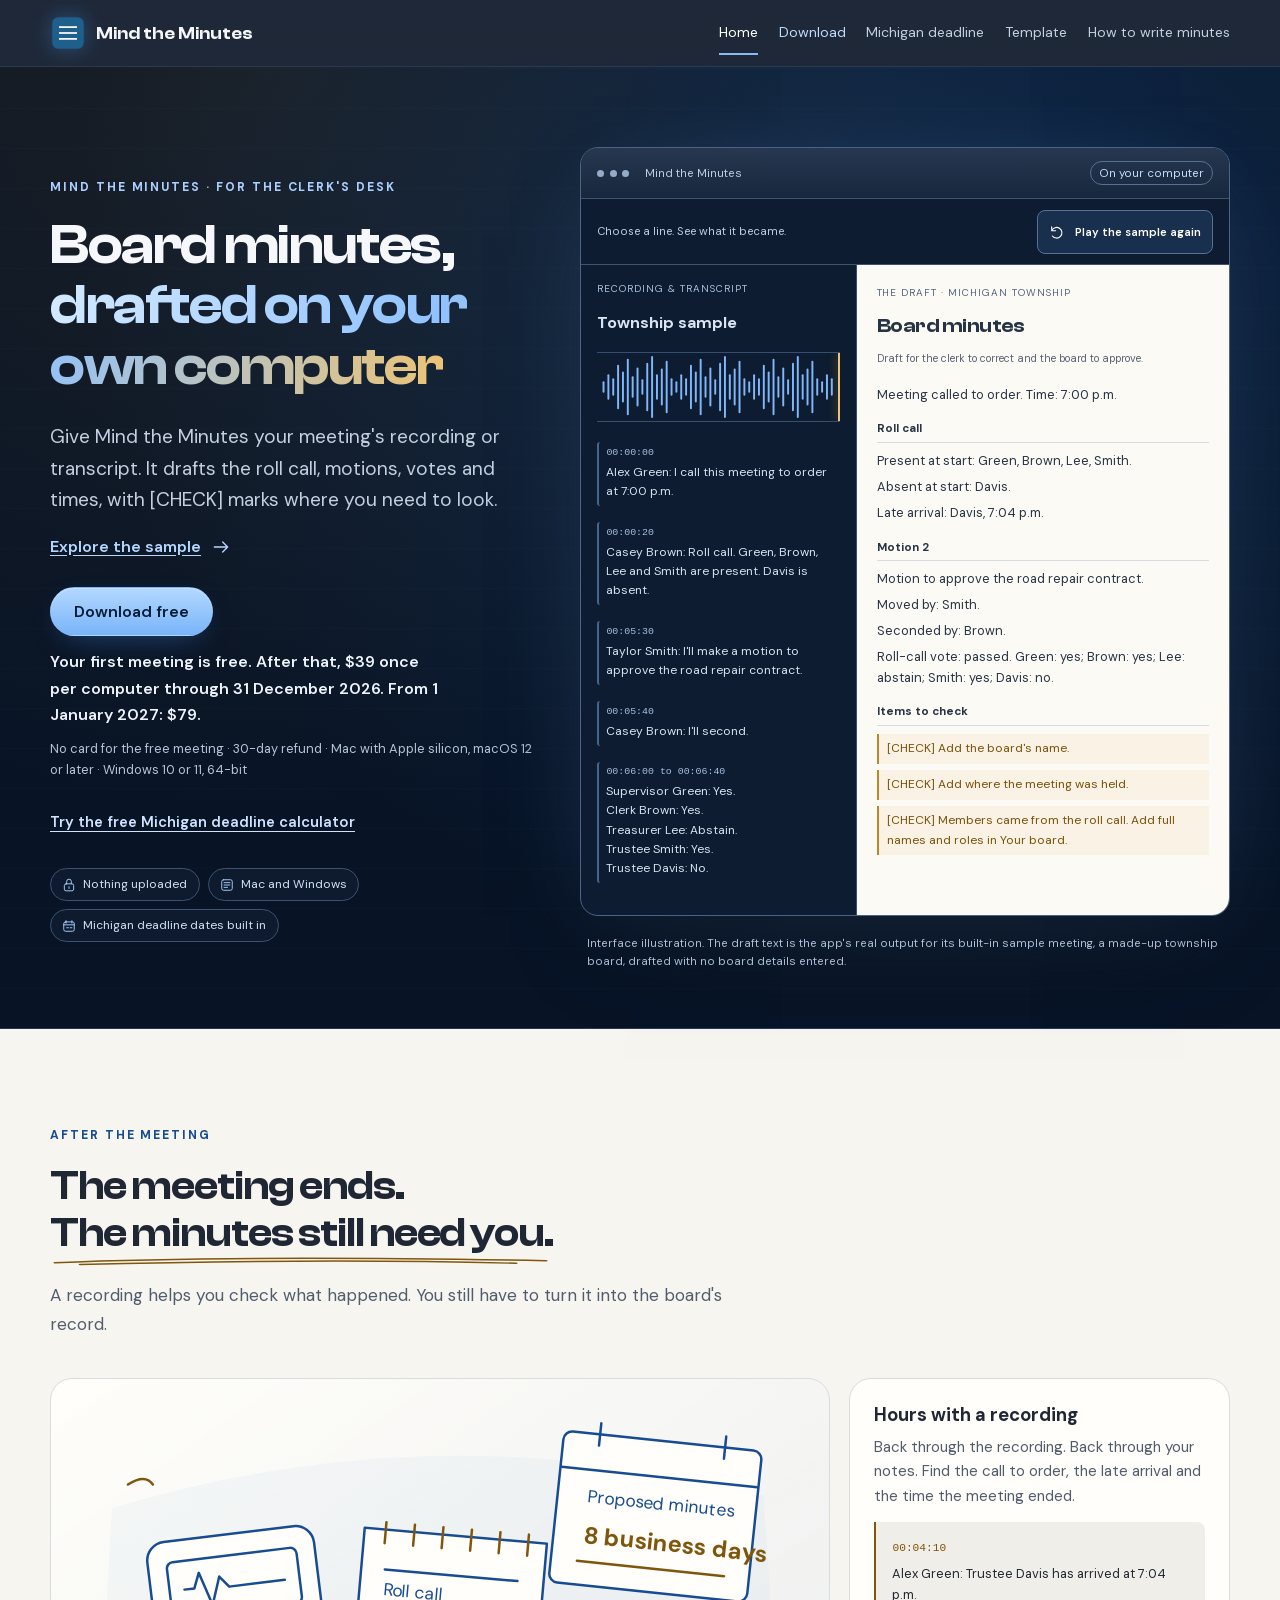
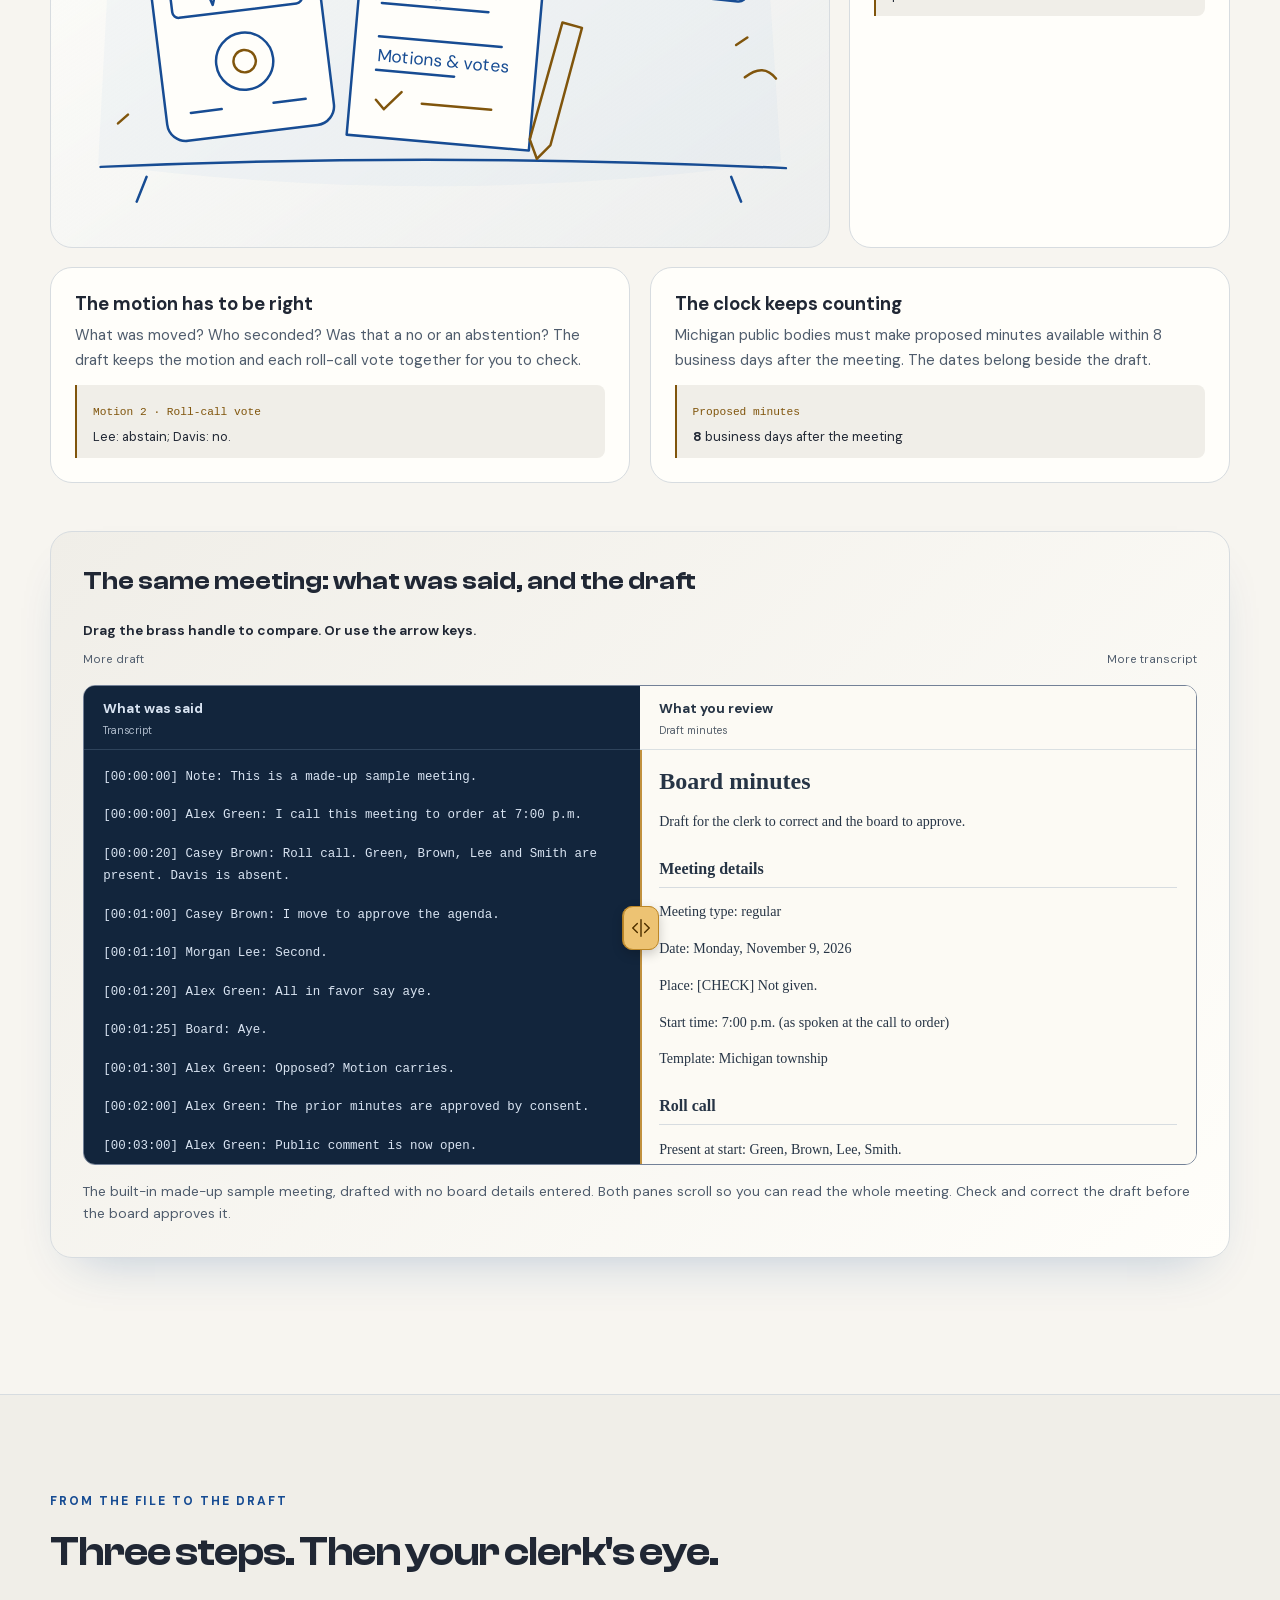
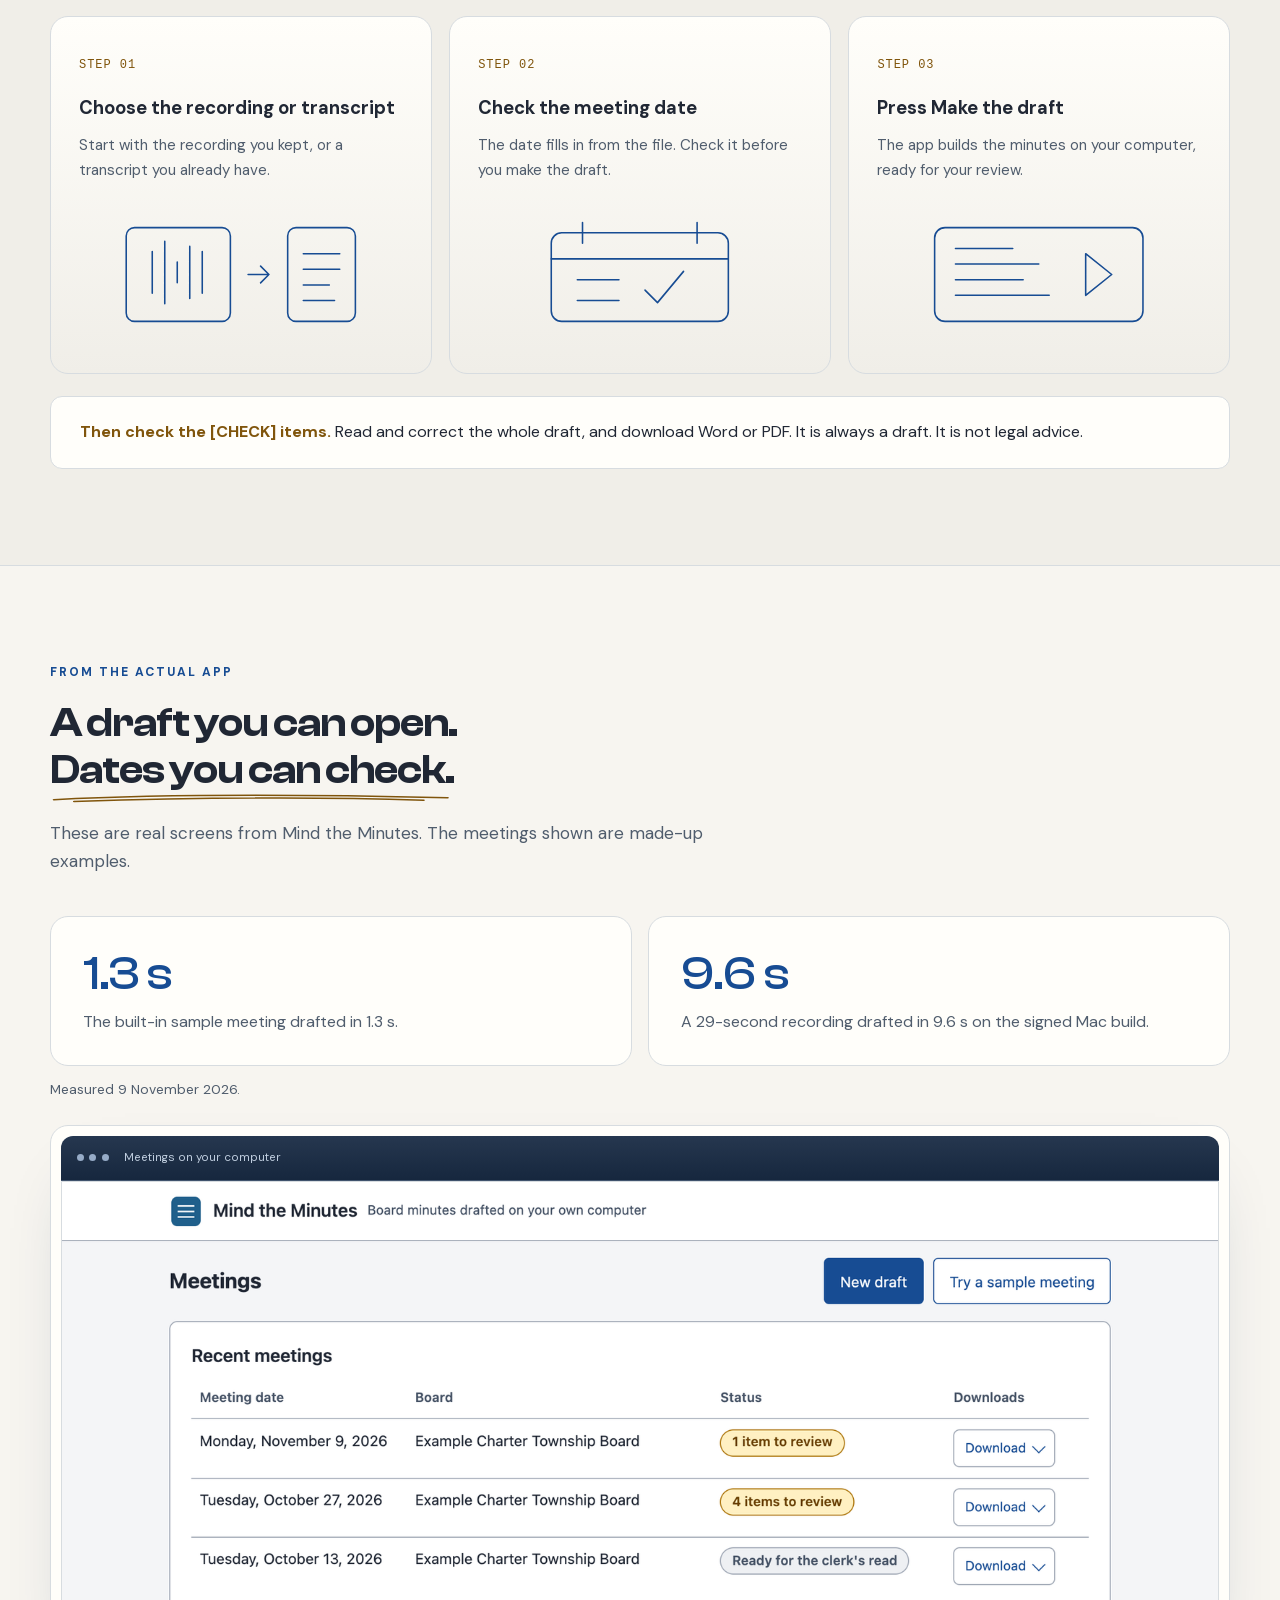
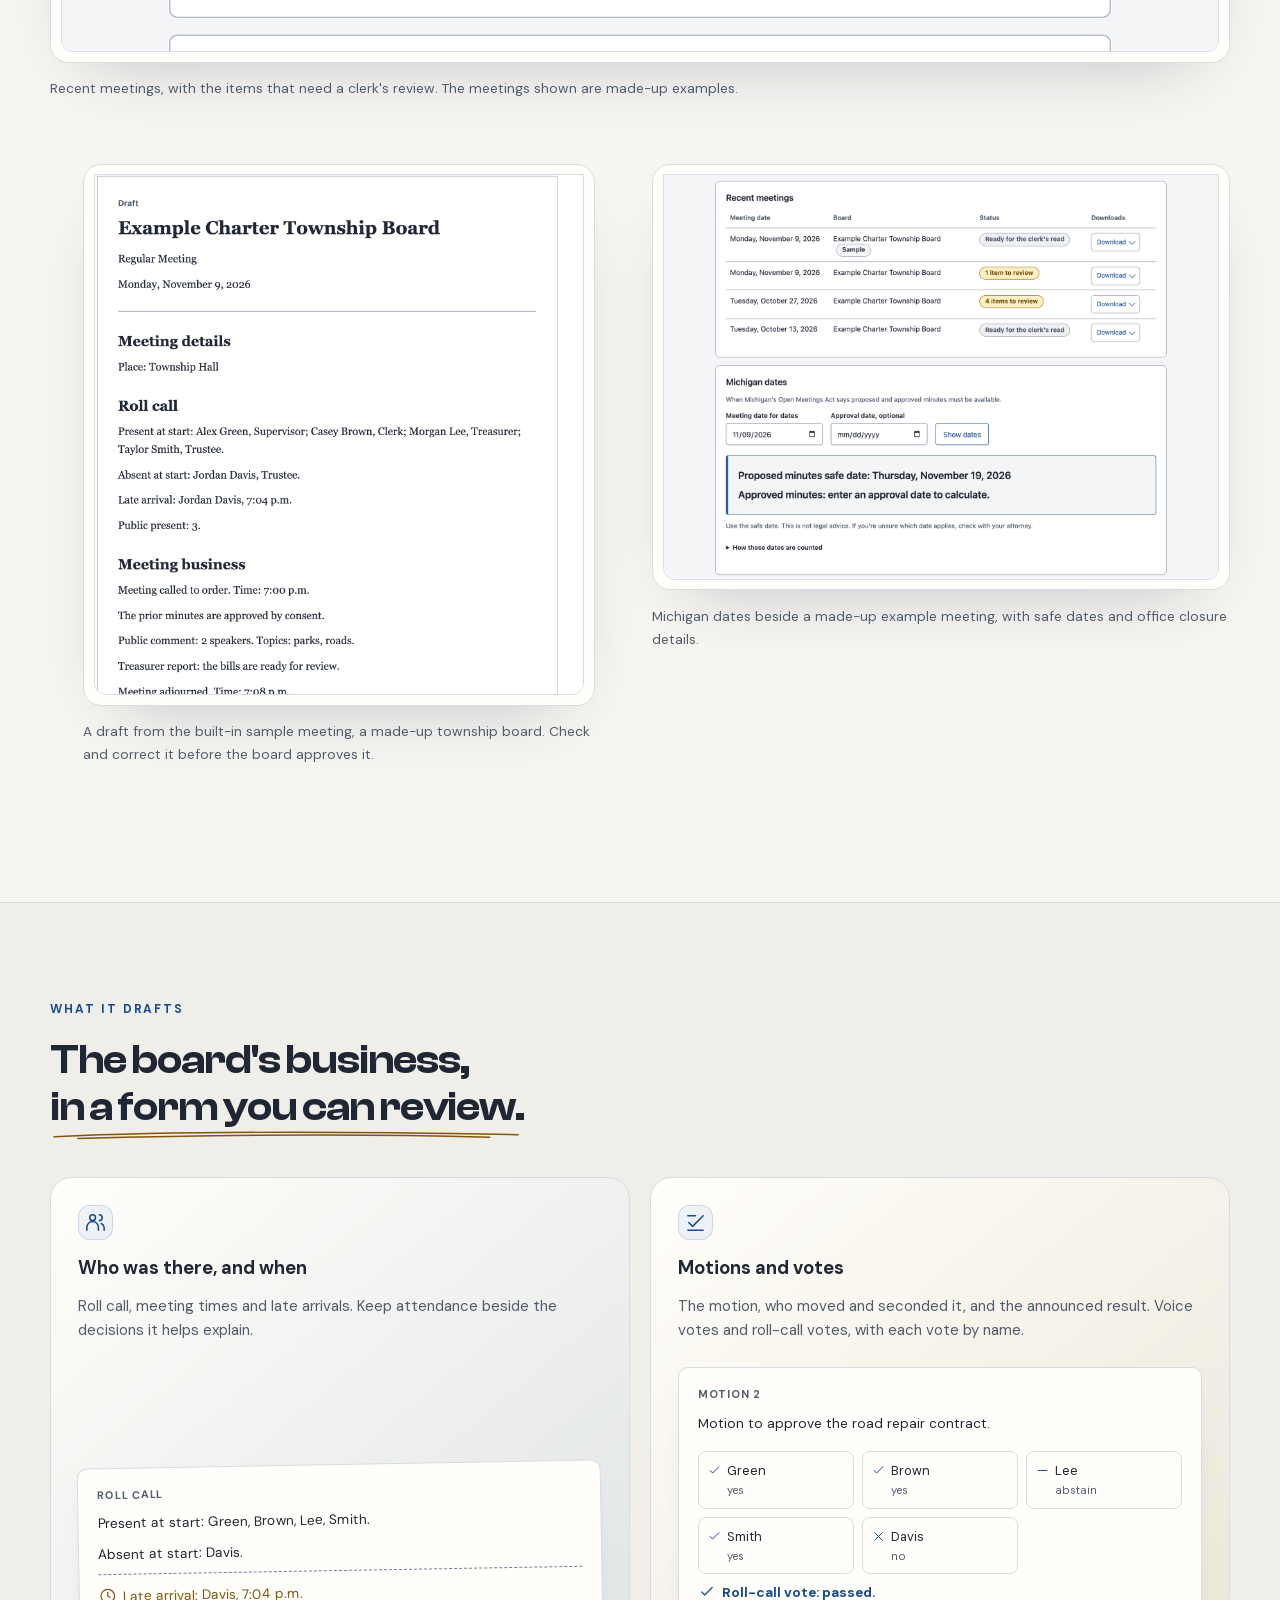
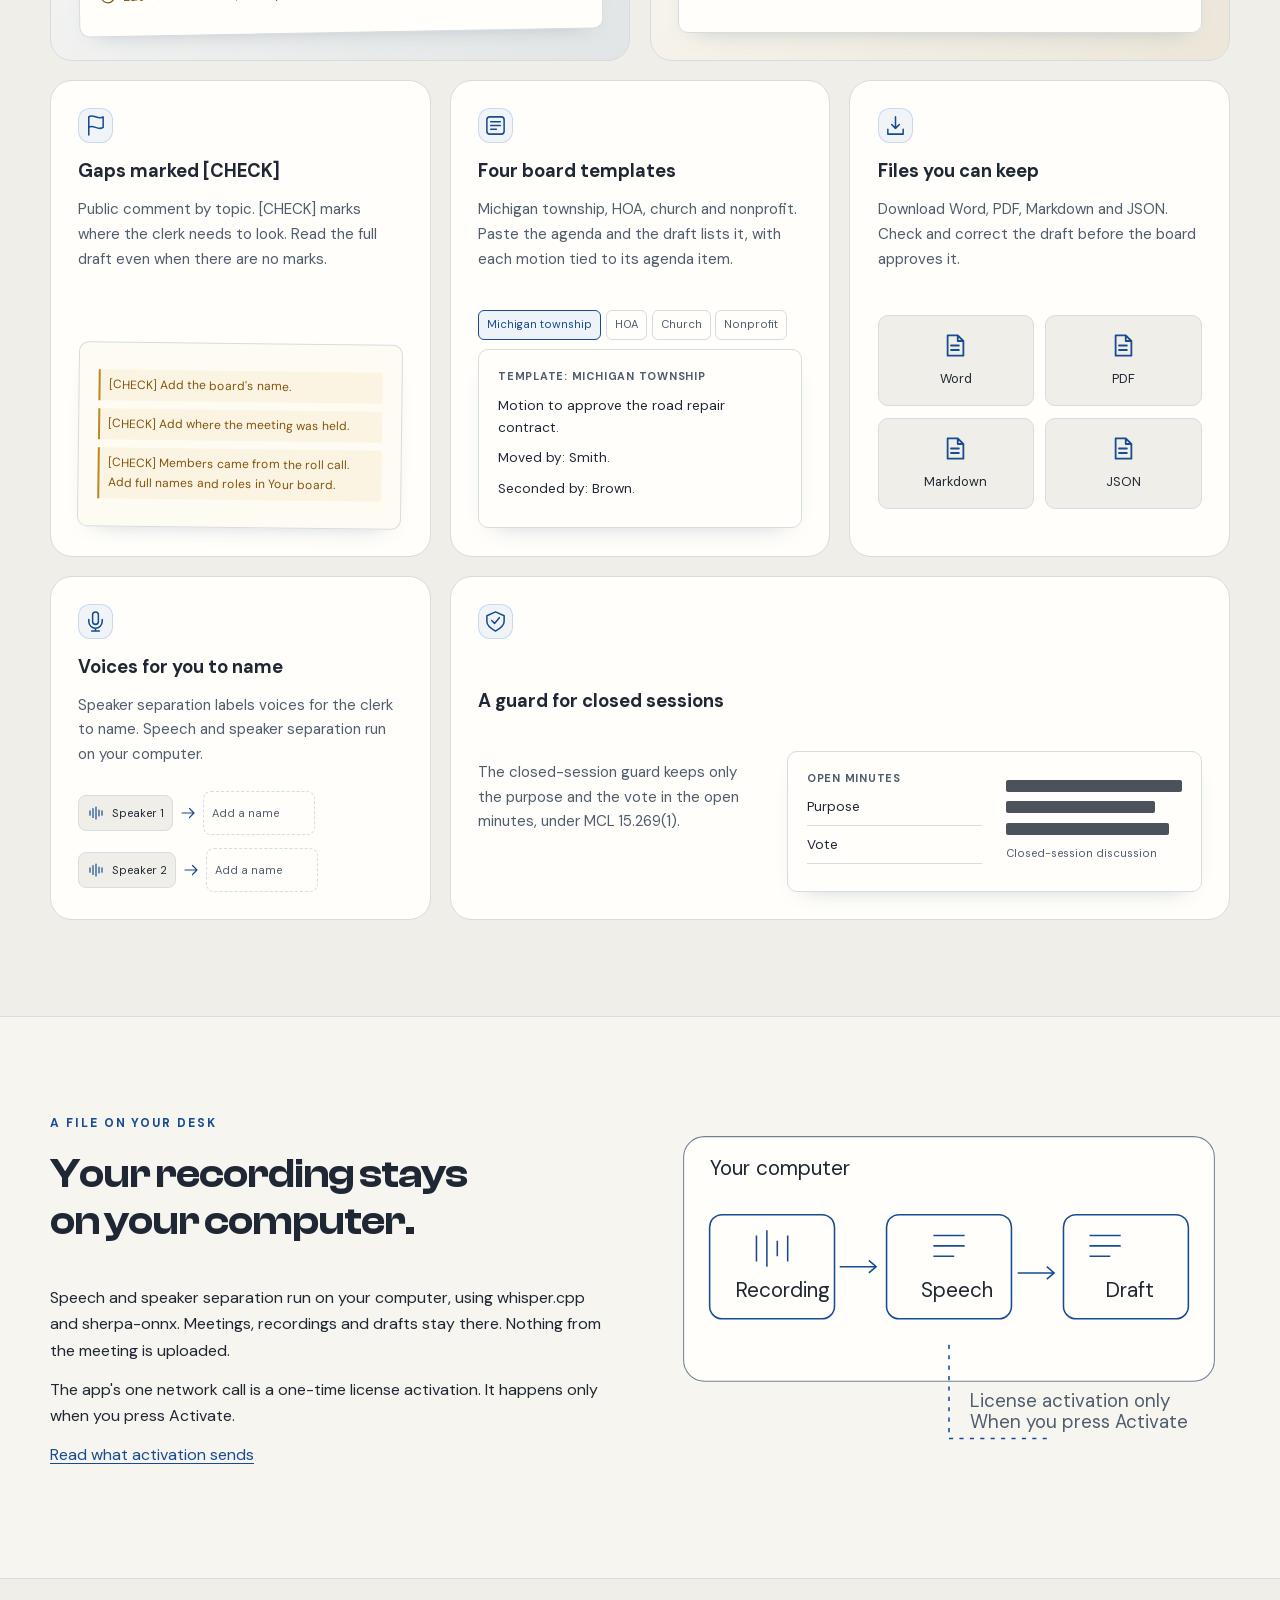
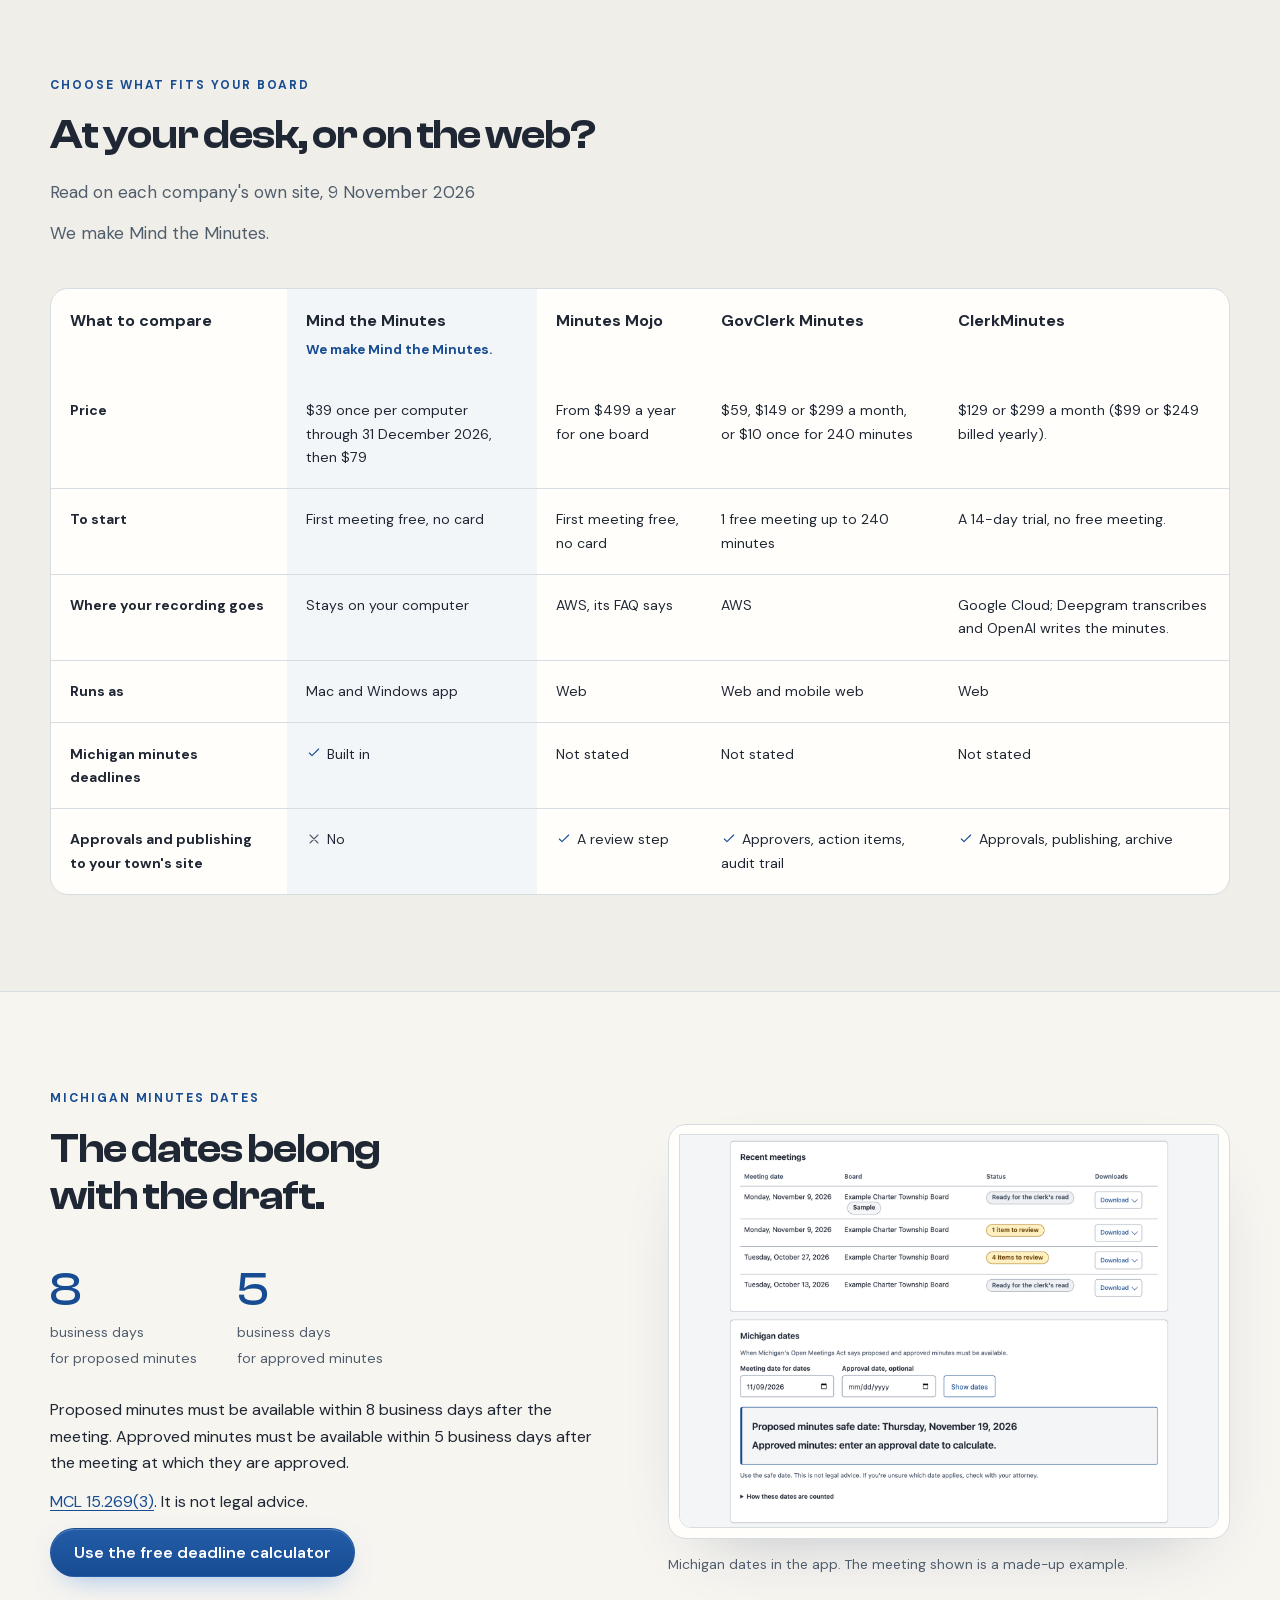
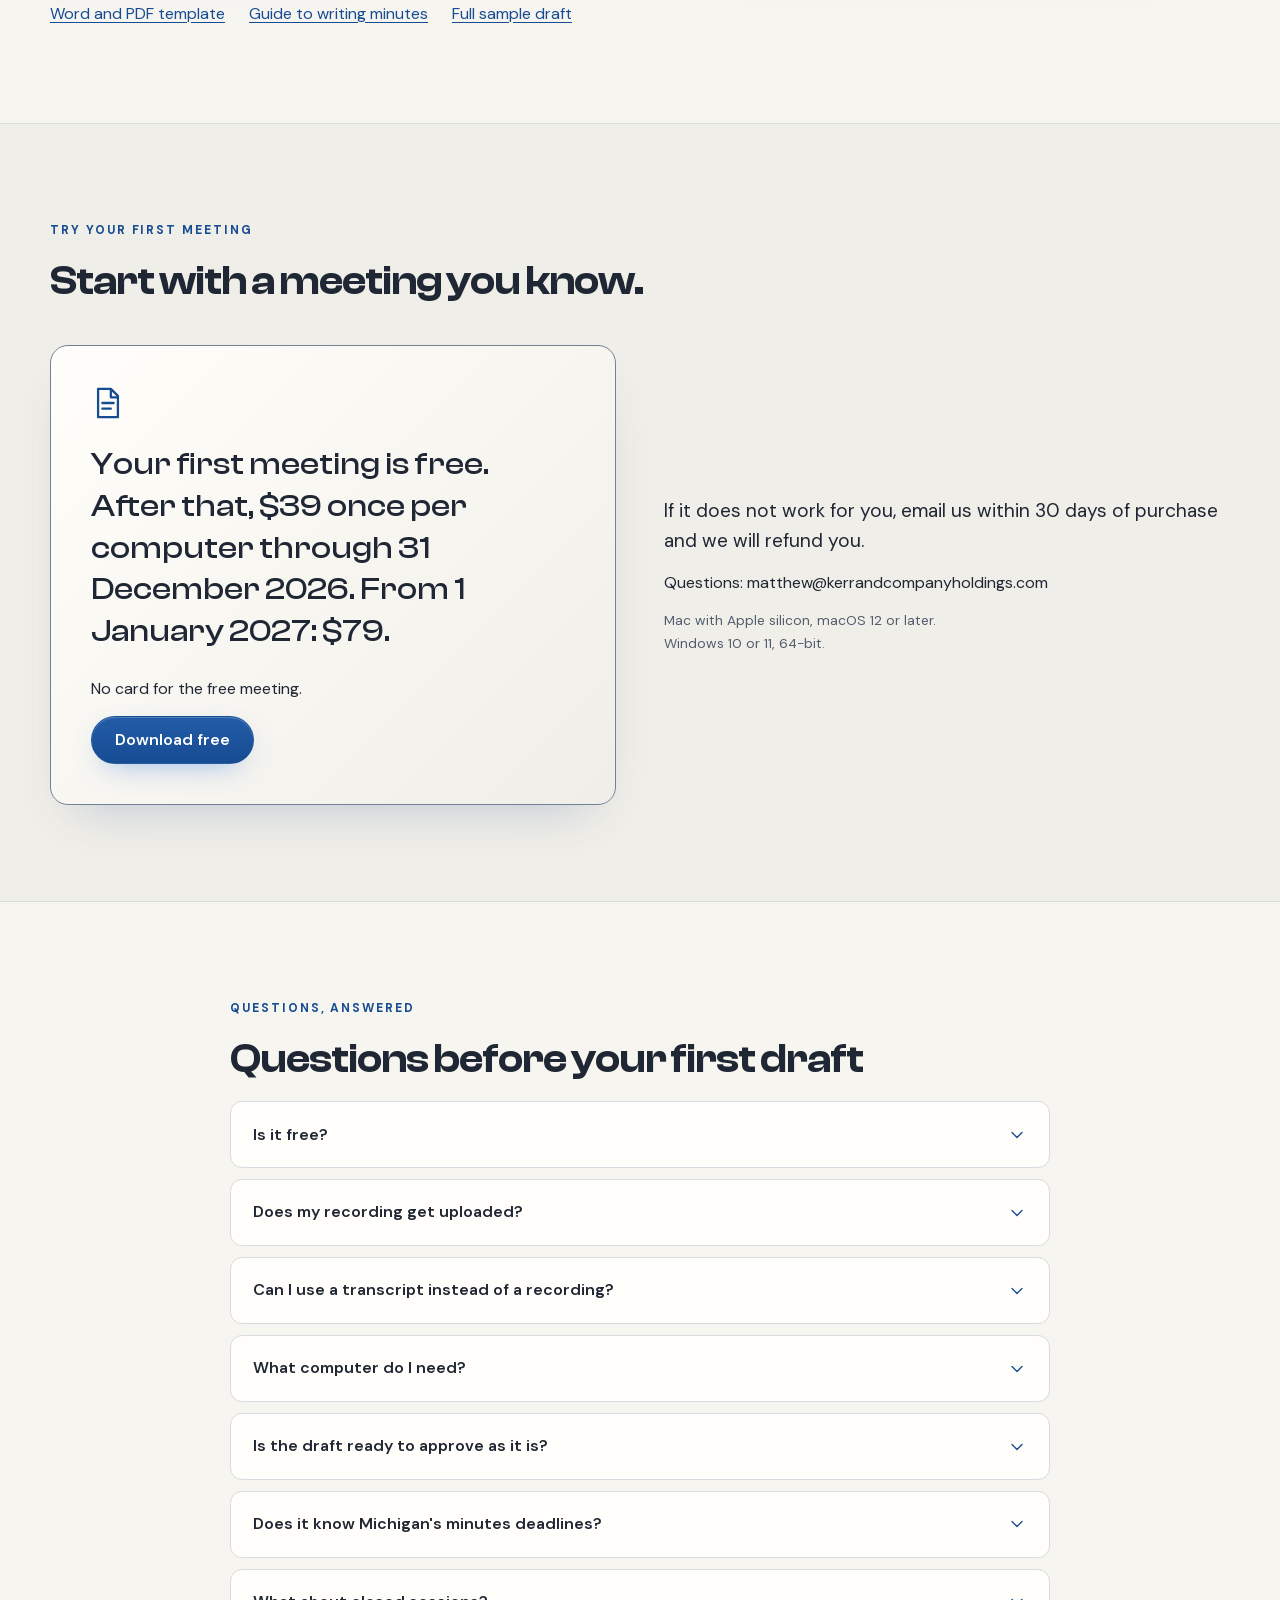
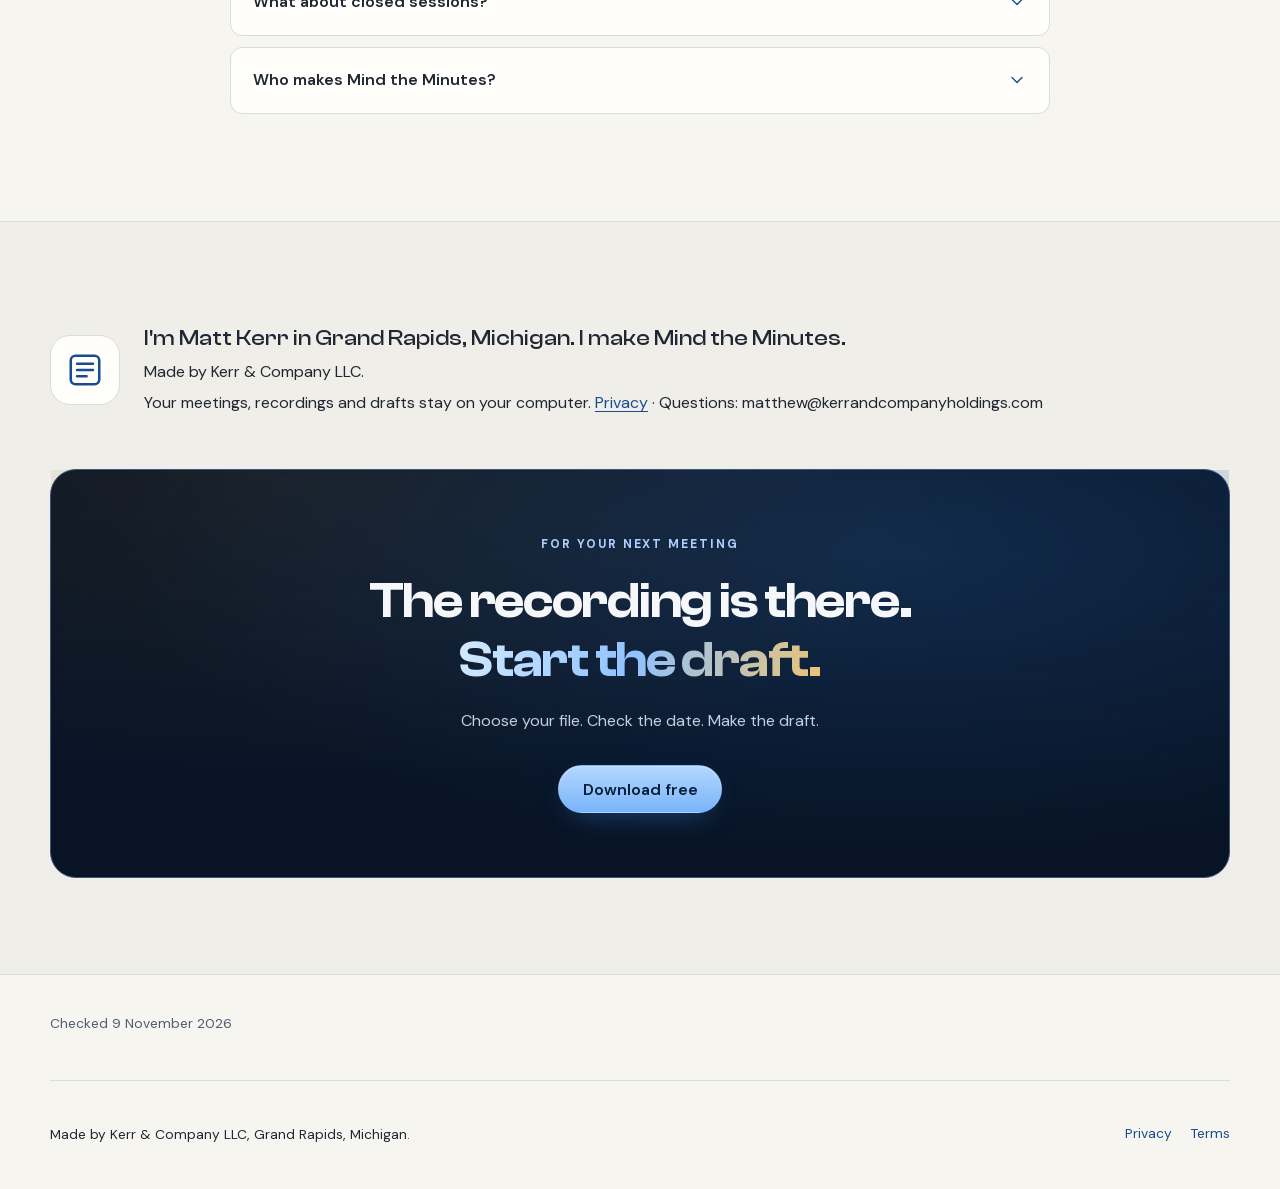
<file: index.html>
<!doctype html>
<html lang="en">
<head>
  <meta charset="utf-8">
  <meta name="viewport" content="width=device-width, initial-scale=1">
  <title>Board minutes, drafted on your own computer | Mind the Minutes</title>
  <meta name="description" content="Draft board minutes from your meeting recording or transcript on your own computer. Your first meeting is free.">
  <link rel="canonical" href="https://mindtheminutes.com/">
  <meta property="og:title" content="Board minutes, drafted on your own computer | Mind the Minutes">
  <meta property="og:description" content="Draft board minutes from your meeting recording or transcript on your own computer. Your first meeting is free.">
  <meta property="og:image" content="https://mindtheminutes.com/og.png">
  <meta property="og:url" content="https://mindtheminutes.com/">
  <meta property="og:type" content="website">
<meta name="msvalidate.01" content="34D102FD9C044A2BDA597B176842725B">
  <meta name="theme-color" content="#174c93">
  <link rel="preload" as="font" type="font/woff2" href="/fonts/dmsans-latin.woff2" crossorigin>
  <link rel="preload" as="font" type="font/woff2" href="/fonts/clashdisplay-600.woff2" crossorigin>
  <link rel="stylesheet" href="/style.css">
  <script defer src="/site.js"></script>
  <link rel="icon" href="/favicon.ico" sizes="16x16 32x32 48x48">
  <link rel="icon" href="/favicon-96.png" sizes="96x96" type="image/png">
  <link rel="apple-touch-icon" href="/apple-touch-icon.png" sizes="180x180">
  <script defer data-domain="mindtheminutes.com" src="https://plausible.io/js/script.tagged-events.js"></script>
</head>
<body>
  <a class="skip" href="#main">Skip to content</a>
  <header class="app-bar">
    <div class="header-inner">
      <a class="brand" href="/" aria-label="Mind the Minutes home"><svg class="app-mark" viewBox="0 0 1024 1024" width="32" height="32" aria-hidden="true" focusable="false">
      <rect x="64" y="64" width="896" height="896" rx="180" fill="#1f5f8b"/>
      <g fill="#ffffff">
        <rect x="256" y="320" width="512" height="48"/>
        <rect x="256" y="488" width="512" height="48"/>
        <rect x="256" y="656" width="512" height="48"/>
      </g>
    </svg><span>Mind the Minutes</span></a>
      <nav aria-label="Main navigation">
        <a href="/" aria-current="page">Home</a>
        <a href="/download/">Download</a>
        <a href="/michigan-minutes-deadline/">Michigan deadline</a>
        <a href="/michigan-minutes-template/">Template</a>
        <a href="/how-to-write-meeting-minutes/">How to write minutes</a>
      </nav>
    </div>
  </header>
  <main id="main" class="home-page" tabindex="-1">
<section class="hero" id="home">
  <div class="wrap hero-grid">
    <div class="hero-copy">
      <p class="kicker">Mind the Minutes · For the clerk's desk</p>
      <h1>Board minutes, <span class="grad">drafted on your own computer</span></h1>
      <p class="lede">Give Mind the Minutes your meeting's recording or transcript. It drafts the roll call, motions, votes and times, with [CHECK] marks where you need to look.</p>
      <a class="sample-link" href="#hero-demo">Explore the sample <svg viewBox="0 0 24 24" fill="none" stroke="currentColor" stroke-width="1.6" stroke-linecap="round" stroke-linejoin="round" aria-hidden="true"><path d="M4 12h16m-6-6 6 6-6 6"/></svg></a>
          <div class="download-step">
      <div class="download-row">
        <a class="button plausible-event-name=Download+free" href="/download/?src=home">Download free</a>
        <p class="price">Your first meeting is free. After that, $39 once per computer through 31 December 2026. From 1 January 2027: $79.</p>
      </div>
      <p class="download-details">No card for the free meeting · 30-day refund · Mac with Apple silicon, macOS 12 or later · Windows 10 or 11, 64-bit</p>
      <p class="mobile-link"><a href="mailto:?subject=Mind%20the%20Minutes%20download&amp;body=https%3A%2F%2Fmindtheminutes.com%2Fdownload%2F">Send the Mac link to yourself</a></p>
    </div>

      <a class="button secondary" href="/michigan-minutes-deadline/">Try the free Michigan deadline calculator</a>
      <div class="pills">
        <span class="pill"><svg viewBox="0 0 24 24" fill="none" stroke="currentColor" stroke-width="1.6" stroke-linecap="round" stroke-linejoin="round" aria-hidden="true"><rect x="4" y="10" width="16" height="12" rx="3"/><path d="M8 10V6a4 4 0 0 1 8 0v4m-4 5v3"/></svg>Nothing uploaded</span>
        <span class="pill"><svg viewBox="0 0 24 24" fill="none" stroke="currentColor" stroke-width="1.6" stroke-linecap="round" stroke-linejoin="round" aria-hidden="true"><rect x="3" y="3" width="18" height="18" rx="3"/><path d="M7 8h10M7 12h10m-10 4h6"/></svg>Mac and Windows</span>
        <span class="pill"><svg viewBox="0 0 24 24" fill="none" stroke="currentColor" stroke-width="1.6" stroke-linecap="round" stroke-linejoin="round" aria-hidden="true"><rect x="3" y="5" width="18" height="16" rx="3"/><path d="M7 3v4m10-4v4M3 10h18m-13 5h3m3 0h3"/></svg>Michigan deadline dates built in</span>
      </div>
    </div>
    <figure class="hero-demo">
      <div class="app-frame" id="hero-demo" aria-label="Sample transcript becoming draft minutes">
        <div class="window-bar">
          <i>
          </i>
          <i>
          </i>
          <i>
          </i>
          <span>Mind the Minutes</span>
          <span class="local-badge">On your computer</span>
        </div>
        <div class="demo-tools">
          <p id="sample-help">Choose a line. See what it became.</p>
          <button class="sample-replay" type="button" id="sample-replay"><svg viewBox="0 0 24 24" fill="none" stroke="currentColor" stroke-width="1.6" stroke-linecap="round" stroke-linejoin="round" aria-hidden="true"><path d="M4 10a8 8 0 1 1 1 8M4 4v6h6"/></svg>Play the sample again</button>
        </div>
        <div class="demo-workspace" aria-describedby="sample-help">
          <div class="recording-pane">
            <p class="pane-label">Recording &amp; transcript</p>
            <strong>Township sample</strong>
            <div class="waveform">
              <svg viewBox="0 0 244 70" fill="none" stroke="currentColor" stroke-width="2" stroke-linecap="round" aria-hidden="true"><path d="M4 30v10"/><path d="M9 23v24"/><path d="M14 27v16"/><path d="M19 13v44"/><path d="M24 20v30"/><path d="M29 7v56"/><path d="M34 25v20"/><path d="M39 16v38"/><path d="M44 28v14"/><path d="M49 11v48"/><path d="M54 4v62"/><path d="M59 23v24"/><path d="M64 17v36"/><path d="M69 9v52"/><path d="M74 27v16"/><path d="M79 30v10"/><path d="M84 23v24"/><path d="M89 27v16"/><path d="M94 13v44"/><path d="M99 20v30"/><path d="M104 7v56"/><path d="M109 25v20"/><path d="M114 16v38"/><path d="M119 28v14"/><path d="M124 11v48"/><path d="M129 4v62"/><path d="M134 23v24"/><path d="M139 17v36"/><path d="M144 9v52"/><path d="M149 27v16"/><path d="M154 30v10"/><path d="M159 23v24"/><path d="M164 27v16"/><path d="M169 13v44"/><path d="M174 20v30"/><path d="M179 7v56"/><path d="M184 25v20"/><path d="M189 16v38"/><path d="M194 28v14"/><path d="M199 11v48"/><path d="M204 4v62"/><path d="M209 23v24"/><path d="M214 17v36"/><path d="M219 9v52"/><path d="M224 27v16"/><path d="M229 30v10"/><path d="M234 23v24"/><path d="M239 27v16"/></svg>
              <span class="playhead"></span>
            </div>
            <div class="transcript">
              <div class="transcript-line demo-line" data-pair="order" role="button" tabindex="0" aria-pressed="false">
                <time>00:00:00</time>
                <p>Alex Green: I call this meeting to order at 7:00 p.m.</p>
              </div>
              <div class="transcript-line demo-line" data-pair="roll" role="button" tabindex="0" aria-pressed="false">
                <time>00:00:20</time>
                <p>Casey Brown: Roll call. Green, Brown, Lee and Smith are present. Davis is absent.</p>
              </div>
              <div class="transcript-line demo-line" data-pair="motion" role="button" tabindex="0" aria-pressed="false">
                <time>00:05:30</time>
                <p>Taylor Smith: I&#x27;ll make a motion to approve the road repair contract.</p>
              </div>
              <div class="transcript-line demo-line" data-pair="motion" role="button" tabindex="0" aria-pressed="false">
                <time>00:05:40</time>
                <p>Casey Brown: I'll second.</p>
              </div>
              <div class="transcript-line demo-line" data-pair="motion" role="button" tabindex="0" aria-pressed="false">
                <time datetime="PT6M">00:06:00 to 00:06:40</time>
                <p>Supervisor Green: Yes.</p>
                <p>Clerk Brown: Yes.</p>
                <p>Treasurer Lee: Abstain.</p>
                <p>Trustee Smith: Yes.</p>
                <p>Trustee Davis: No.</p>
              </div>
            </div>
          </div>
          <div class="draft-pane">
            <p class="pane-label">The draft · Michigan township</p>
            <h2>Board minutes</h2>
            <p class="draft-note">Draft for the clerk to correct and the board to approve.</p>
            <div class="draft-lines">
              <p class="draft-line demo-line" data-pair="order" role="button" tabindex="0" aria-pressed="false">Meeting called to order. Time: 7:00 p.m.</p>
              <h3 class="demo-line">Roll call</h3>
              <p class="draft-line demo-line" data-pair="roll" role="button" tabindex="0" aria-pressed="false">Present at start: Green, Brown, Lee, Smith.</p>
              <p class="draft-line demo-line" data-pair="roll" role="button" tabindex="0" aria-pressed="false">Absent at start: Davis.</p>
              <p class="draft-line demo-line">Late arrival: Davis, 7:04 p.m.</p>
              <h3 class="demo-line">Motion 2</h3>
              <p class="draft-line demo-line" data-pair="motion" role="button" tabindex="0" aria-pressed="false">Motion to approve the road repair contract.</p>
              <p class="draft-line demo-line" data-pair="motion" role="button" tabindex="0" aria-pressed="false">Moved by: Smith.</p>
              <p class="draft-line demo-line" data-pair="motion" role="button" tabindex="0" aria-pressed="false">Seconded by: Brown.</p>
              <p class="draft-line demo-line" data-pair="motion" role="button" tabindex="0" aria-pressed="false">Roll-call vote: passed. Green: yes; Brown: yes; Lee: abstain; Smith: yes; Davis: no.</p>
              <h3 class="demo-line">Items to check</h3>
              <p class="draft-line check-line demo-line">[CHECK] Add the board&#x27;s name.</p>
              <p class="draft-line check-line demo-line">[CHECK] Add where the meeting was held.</p>
              <p class="draft-line check-line demo-line">[CHECK] Members came from the roll call. Add full names and roles in Your board.</p>
            </div>
          </div>
        </div>
      </div>
      <figcaption>Interface illustration. The draft text is the app's real output for its built-in sample meeting, a made-up township board, drafted with no board details entered.</figcaption>
    </figure>
  </div>
</section>
<section class="home-section" id="the-clerks-work">
  <div class="wrap">
    <div class="section-head">
      <p class="kicker">After the meeting</p>
      <h2>The meeting ends.<br><span class="ink-underline">The minutes still need you.<svg viewBox="0 0 420 18" preserveAspectRatio="none" aria-hidden="true"><path d="M4 12Q160 0 414 9M25 15Q230 5 389 13"/></svg></span></h2>
      <p>A recording helps you check what happened. You still have to turn it into the board's record.</p>
    </div>
    <div class="clerk-desk">
      <svg class="desk-drawing" viewBox="0 0 600 350" role="img" aria-labelledby="desk-title">
        <title id="desk-title">A clerk's desk with a recorder, meeting notes and an 8 business day clock for proposed minutes</title>
        <g fill="none" stroke="currentColor" stroke-width="2" stroke-linecap="round" stroke-linejoin="round">
          <path class="desk-wash" d="M36 91Q298 12 560 81L574 295Q301 333 25 297Z"/>
          <path d="M27 299Q297 287 578 300M64 307l-8 20m478-20 8 20"/>
          <g transform="rotate(-7 142 199)"><rect class="desk-paper" x="73" y="111" width="135" height="161" rx="15"/><rect x="88" y="128" width="105" height="45" rx="5"/><path d="M100 151h8l5-12 8 27 8-22 7 9h45"/><circle cx="141" cy="214" r="23"/><circle class="desk-brass" cx="141" cy="214" r="9"/><path d="M93 250h25m42 0h26"/></g>
          <g transform="rotate(5 307 206)"><path class="desk-paper" d="M231 113h147v167H231Z"/><path class="desk-brass" d="M248 107v17m23-17v17m23-17v17m23-17v17m23-17v17m23-17v17"/><path d="M250 145h107m-107 27h86m-86 27h99m-99 27h63"/><path class="desk-brass" d="m252 250 7 7 13-15m17 8h56M396 175l-18 96 7 15 10-12 17-96Z"/></g>
          <g transform="rotate(6 466 107)"><rect class="desk-paper" x="392" y="36" width="160" height="122" rx="7"/><path d="M393 65h158m-130-38v18m101-18v18"/><path class="desk-brass" d="M413 139h119"/></g>
          <path class="desk-brass" d="M49 72q14-9 20 0m476 155q15-12 25 1M49 257l-8 7m497-63 9-6"/>
        </g>
        <g class="desk-label"><text x="416" y="91" transform="rotate(6 466 107)">Proposed minutes</text><text class="desk-eight" x="416" y="124" transform="rotate(6 466 107)">8 business days</text><text x="250" y="166" transform="rotate(5 307 206)">Roll call</text><text x="250" y="219" transform="rotate(5 307 206)">Motions &amp; votes</text></g>
      </svg>
      <div class="desk-notes">
        <article class="desk-note">
          <h3>Hours with a recording</h3>
          <p>Back through the recording. Back through your notes. Find the call to order, the late arrival and the time the meeting ended.</p>
          <div class="note-detail">
            <span>00:04:10</span>
            <p>Alex Green: Trustee Davis has arrived at 7:04 p.m.</p>
          </div>
        </article>
        <article class="desk-note">
          <h3>The motion has to be right</h3>
          <p>What was moved? Who seconded? Was that a no or an abstention? The draft keeps the motion and each roll-call vote together for you to check.</p>
          <div class="note-detail">
            <span>Motion 2 · Roll-call vote</span>
            <p>Lee: abstain; Davis: no.</p>
          </div>
        </article>
        <article class="desk-note">
          <h3>The clock keeps counting</h3>
          <p>Michigan public bodies must make proposed minutes available within 8 business days after the meeting. The dates belong beside the draft.</p>
          <div class="note-detail">
            <span>Proposed minutes</span>
            <p><strong>8</strong> business days after the meeting</p>
          </div>
        </article>
      </div>
    </div>
    <figure class="meeting-comparison" aria-labelledby="same-meeting-title">
      <h3 id="same-meeting-title">The same meeting: what was said, and the draft</h3>
      <div class="comparison-control">
        <label for="meeting-split">Drag the brass handle to compare. Or use the arrow keys.</label>
        <span class="range-ends" aria-hidden="true"><span>More draft</span><span>More transcript</span></span>
      </div>
      <div class="meeting-sheets" id="meeting-sheets">
        <article class="sample-sheet raw-sheet" aria-label="Raw sample transcript" tabindex="0">
          <div class="sheet-label">What was said <span>Transcript</span></div>
          <div class="sheet-body">
            <p class="source-line">[00:00:00] Note: This is a made-up sample meeting.</p>
            <p class="source-line">[00:00:00] Alex Green: I call this meeting to order at 7:00 p.m.</p>
            <p class="source-line">[00:00:20] Casey Brown: Roll call. Green, Brown, Lee and Smith are present. Davis is absent.</p>
            <p class="source-line">[00:01:00] Casey Brown: I move to approve the agenda.</p>
            <p class="source-line">[00:01:10] Morgan Lee: Second.</p>
            <p class="source-line">[00:01:20] Alex Green: All in favor say aye.</p>
            <p class="source-line">[00:01:25] Board: Aye.</p>
            <p class="source-line">[00:01:30] Alex Green: Opposed? Motion carries.</p>
            <p class="source-line">[00:02:00] Alex Green: The prior minutes are approved by consent.</p>
            <p class="source-line">[00:03:00] Alex Green: Public comment is now open.</p>
            <p class="source-line">[00:03:10] Pat Resident: The potholes on our road need work. My exact words should not be copied.</p>
            <p class="source-line">[00:03:20] Chris Guest: The park playground needs attention.</p>
            <p class="source-line">[00:03:30] Pat Resident: The road still needs work.</p>
            <p class="source-line">[00:04:00] Alex Green: Public comment is closed.</p>
            <p class="source-line">[00:04:10] Alex Green: Trustee Davis has arrived at 7:04 p.m.</p>
            <p class="source-line">[00:05:00] Morgan Lee: Treasurer report: the bills are ready for review.</p>
            <p class="source-line">[00:05:30] Taylor Smith: I&#x27;ll make a motion to approve the road repair contract.</p>
            <p class="source-line">[00:05:40] Casey Brown: I&#x27;ll second.</p>
            <p class="source-line">[00:05:50] Alex Green: Roll-call vote.</p>
            <p class="source-line">[00:06:00] Supervisor Green: Yes.</p>
            <p class="source-line">[00:06:10] Clerk Brown: Yes.</p>
            <p class="source-line">[00:06:20] Treasurer Lee: Abstain.</p>
            <p class="source-line">[00:06:30] Trustee Smith: Yes.</p>
            <p class="source-line">[00:06:40] Trustee Davis: No.</p>
            <p class="source-line">[00:06:50] Alex Green: Motion carries.</p>
            <p class="source-line">[00:07:00] Morgan Lee: Motion to buy a new mower.</p>
            <p class="source-line">[00:07:10] Taylor Smith: I second the motion.</p>
            <p class="source-line">[00:07:20] Alex Green: All in favor?</p>
            <p class="source-line">[00:07:30] Board: Aye.</p>
            <p class="source-line">[00:07:40] Alex Green: Opposed? The motion fails.</p>
            <p class="source-line">[00:08:00] Alex Green: The meeting is adjourned at 7:08 p.m.</p>
          </div>
        </article>
        <article class="sample-sheet minutes-sheet" aria-label="Drafted sample minutes" tabindex="0">
          <div class="sheet-label">What you review <span>Draft minutes</span></div>
          <div class="sheet-body">
            <h3>Board minutes</h3>
            <p>Draft for the clerk to correct and the board to approve.</p>
            <h4>Meeting details</h4>
            <p>Meeting type: regular</p>
            <p>Date: Monday, November 9, 2026</p>
            <p>Place: [CHECK] Not given.</p>
            <p>Start time: 7:00 p.m. (as spoken at the call to order)</p>
            <p>Template: Michigan township</p>
            <h4>Roll call</h4>
            <p>Present at start: Green, Brown, Lee, Smith.</p>
            <p>Absent at start: Davis.</p>
            <p>Late arrival: Davis, 7:04 p.m.</p>
            <h4>Meeting business</h4>
            <p>Meeting called to order. Time: 7:00 p.m.</p>
            <p>The prior minutes are approved by consent.</p>
            <p>Public comment: 2 speakers. Topics: parks, roads.</p>
            <p>Treasurer report: the bills are ready for review.</p>
            <p>Meeting adjourned. Time: 7:08 p.m.</p>
            <h4>Motions and votes</h4>
            <h4>Motion 1</h4>
            <p>Motion to approve the agenda.</p>
            <p>Moved by: Brown.</p>
            <p>Seconded by: Lee.</p>
            <p>Voice vote: passed.</p>
            <h4>Motion 2</h4>
            <p>Motion to approve the road repair contract.</p>
            <p>Moved by: Smith.</p>
            <p>Seconded by: Brown.</p>
            <p>Roll-call vote: passed. Green: yes; Brown: yes; Lee: abstain; Smith: yes; Davis: no.</p>
            <h4>Motion 3</h4>
            <p>Motion to buy a new mower.</p>
            <p>Moved by: Lee.</p>
            <p>Seconded by: Smith.</p>
            <p>Voice vote: failed.</p>
            <h4>Items to check</h4>
            <p class="check-line">[CHECK] Add the board&#x27;s name.</p>
            <p class="check-line">[CHECK] Add where the meeting was held.</p>
            <p class="check-line">[CHECK] Members came from the roll call. Add full names and roles in Your board.</p>
            <p>Proposed minutes must be available within 8 business days after the meeting. Approved minutes must be available within 5 business days after the meeting at which they are approved. Checked against MCL 15.269(3) on legislature.mi.gov, 8 November 2026. https://www.legislature.mi.gov/Laws/MCL?objectName=mcl-15-269</p>
          </div>
        </article>
        <input id="meeting-split" type="range" min="0" max="100" value="50" aria-controls="meeting-sheets" aria-valuetext="Transcript 50 percent, draft 50 percent">
        <div class="sheet-divider" aria-hidden="true"><svg viewBox="0 0 24 24" fill="none" stroke="currentColor" stroke-width="1.6" stroke-linecap="round" stroke-linejoin="round" aria-hidden="true"><path d="m8 7-5 5 5 5m8-10 5 5-5 5M12 3v18"/></svg></div>
      </div>
      <figcaption>The built-in made-up sample meeting, drafted with no board details entered. Both panes scroll so you can read the whole meeting. Check and correct the draft before the board approves it.</figcaption>
    </figure>
  </div>
</section>
<section class="home-section section-tint" id="how-it-works">
  <div class="wrap">
    <div class="section-head">
      <p class="kicker">From the file to the draft</p>
      <h2>Three steps. Then your clerk's eye.</h2>
    </div>
    <div class="cards">
      <article class="card reveal">
        <p class="step-number">STEP 01</p>
        <h3>Choose the recording or transcript</h3>
        <p>Start with the recording you kept, or a transcript you already have.</p>
        <svg class="step-visual" viewBox="0 0 260 120" fill="none" stroke="currentColor" stroke-width="1.5" stroke-linecap="round" stroke-linejoin="round" aria-hidden="true"><rect x="20" y="15" width="100" height="90" rx="8"/><path d="M45 38v40m12-50v60m12-40v20m12-35v50m12-45v40M137 60h20m-8-8 8 8-8 8"/><rect x="175" y="15" width="65" height="90" rx="8"/><path d="M190 40h35m-35 15h35m-35 15h25m-25 15h30"/></svg>
      </article>
      <article class="card reveal">
        <p class="step-number">STEP 02</p>
        <h3>Check the meeting date</h3>
        <p>The date fills in from the file. Check it before you make the draft.</p>
        <svg class="step-visual" viewBox="0 0 260 120" fill="none" stroke="currentColor" stroke-width="1.5" stroke-linecap="round" stroke-linejoin="round" aria-hidden="true"><rect x="45" y="20" width="170" height="85" rx="10"/><path d="M45 45h170M75 10v20m110-20v20M70 65h40m-40 20h40m25-10 12 12 25-30"/></svg>
      </article>
      <article class="card reveal">
        <p class="step-number">STEP 03</p>
        <h3>Press Make the draft</h3>
        <p>The app builds the minutes on your computer, ready for your review.</p>
        <svg class="step-visual" viewBox="0 0 260 120" fill="none" stroke="currentColor" stroke-width="1.5" stroke-linecap="round" stroke-linejoin="round" aria-hidden="true"><rect x="30" y="15" width="200" height="90" rx="10"/><path d="M50 35h55m-55 15h80m-80 15h65m-65 15h90m35-40 25 20-25 20z"/></svg>
      </article>
    </div>
    <p class="after-steps"><strong>Then check the [CHECK] items.</strong> Read and correct the whole draft, and download Word or PDF. It is always a draft. It is not legal advice.</p>
  </div>
</section>
<section class="home-section" id="proof">
  <div class="wrap">
    <div class="section-head">
      <p class="kicker">From the actual app</p>
      <h2>A draft you can open.<br><span class="ink-underline">Dates you can check.<svg viewBox="0 0 420 18" preserveAspectRatio="none" aria-hidden="true"><path d="M4 12Q160 0 414 9M25 15Q230 5 389 13"/></svg></span></h2>
      <p>These are real screens from Mind the Minutes. The meetings shown are made-up examples.</p>
    </div>
    <div class="stat-grid">
      <div class="stat reveal">
        <strong>1.3 s</strong>
        <p>The built-in sample meeting drafted in 1.3 s.</p>
      </div>
      <div class="stat reveal">
        <strong>9.6 s</strong>
        <p>A 29-second recording drafted in 9.6 s on the signed Mac build.</p>
      </div>
    </div>
    <p class="byline">Measured 9 November 2026.</p>
    <figure class="dashboard-shot reveal">
      <div class="screen-frame">
        <div class="window-bar">
          <i>
          </i>
          <i>
          </i>
          <i>
          </i>
          <span>Meetings on your computer</span>
        </div>
        <img src="/img/dashboard.png" alt="Mind the Minutes dashboard showing recent sample meetings and items for the clerk to review" width="1600" height="1164" loading="lazy">
      </div>
      <figcaption>Recent meetings, with the items that need a clerk's review. The meetings shown are made-up examples.</figcaption>
    </figure>
    <div class="proof-grid">
      <figure class="draft-shot reveal">
        <div class="screen-frame">
          <img src="/img/sample-draft.png" alt="A draft from the built-in sample meeting, with roll call, motions and votes for the clerk to check" width="1528" height="1623" loading="lazy">
        </div>
        <figcaption>A draft from the built-in sample meeting, a made-up township board. Check and correct it before the board approves it.</figcaption>
      </figure>
      <figure class="reveal">
        <div class="screen-frame">
          <img src="/img/michigan-dates.png" alt="Michigan minutes dates in the app, showing safe dates and office closure details" width="1600" height="1164" loading="lazy">
        </div>
        <figcaption>Michigan dates beside a made-up example meeting, with safe dates and office closure details.</figcaption>
      </figure>
    </div>
  </div>
</section>
<section class="home-section section-tint" id="what-it-drafts">
  <div class="wrap">
    <div class="section-head">
      <p class="kicker">What it drafts</p>
      <h2>The board's business,<br><span class="ink-underline">in a form you can review.<svg viewBox="0 0 420 18" preserveAspectRatio="none" aria-hidden="true"><path d="M4 12Q160 0 414 9M25 15Q230 5 389 13"/></svg></span></h2>
    </div>
    <div class="bento-grid">
      <article class="bento-card bento-attendance reveal">
        <div class="ico">
          <svg viewBox="0 0 24 24" fill="none" stroke="currentColor" stroke-width="1.6" stroke-linecap="round" stroke-linejoin="round" aria-hidden="true"><circle cx="9" cy="7" r="3"/><path d="M3 20v-3a6 6 0 0 1 12 0v3m1-16a3 3 0 0 1 0 6m2 3a5 5 0 0 1 3 4v3"/></svg>
        </div>
        <h3>Who was there, and when</h3>
        <p>Roll call, meeting times and late arrivals. Keep attendance beside the decisions it helps explain.</p>
        <div class="mini-paper attendance">
          <span class="mini-label">Roll call</span>
          <p>Present at start: Green, Brown, Lee, Smith.</p>
          <p>Absent at start: Davis.</p>
          <p class="arrival"><svg viewBox="0 0 24 24" fill="none" stroke="currentColor" stroke-width="1.6" stroke-linecap="round" stroke-linejoin="round" aria-hidden="true"><circle cx="12" cy="12" r="9"/><path d="M12 7v5l3 2"/></svg>Late arrival: Davis, 7:04 p.m.</p>
        </div>
      </article>
      <article class="bento-card bento-votes reveal">
        <div class="ico">
          <svg viewBox="0 0 24 24" fill="none" stroke="currentColor" stroke-width="1.6" stroke-linecap="round" stroke-linejoin="round" aria-hidden="true"><path d="m5 12 4 4L20 5M4 5h8M4 20h16"/></svg>
        </div>
        <h3>Motions and votes</h3>
        <p>The motion, who moved and seconded it, and the announced result. Voice votes and roll-call votes, with each vote by name.</p>
        <div class="mini-paper vote-paper" data-sample-motion="2">
          <span class="mini-label">Motion 2</span>
          <p>Motion to approve the road repair contract.</p>
          <div class="vote-tally">
            <span data-voter="Green" data-vote="yes"><svg viewBox="0 0 24 24" fill="none" stroke="currentColor" stroke-width="1.6" stroke-linecap="round" stroke-linejoin="round" aria-hidden="true"><path d="m5 12 4 4L19 6"/></svg>Green<strong>yes</strong></span>
            <span data-voter="Brown" data-vote="yes"><svg viewBox="0 0 24 24" fill="none" stroke="currentColor" stroke-width="1.6" stroke-linecap="round" stroke-linejoin="round" aria-hidden="true"><path d="m5 12 4 4L19 6"/></svg>Brown<strong>yes</strong></span>
            <span data-voter="Lee" data-vote="abstain"><svg viewBox="0 0 24 24" fill="none" stroke="currentColor" stroke-width="1.6" stroke-linecap="round" stroke-linejoin="round" aria-hidden="true"><path d="M5 12h14"/></svg>Lee<strong>abstain</strong></span>
            <span data-voter="Smith" data-vote="yes"><svg viewBox="0 0 24 24" fill="none" stroke="currentColor" stroke-width="1.6" stroke-linecap="round" stroke-linejoin="round" aria-hidden="true"><path d="m5 12 4 4L19 6"/></svg>Smith<strong>yes</strong></span>
            <span data-voter="Davis" data-vote="no"><svg viewBox="0 0 24 24" fill="none" stroke="currentColor" stroke-width="1.6" stroke-linecap="round" stroke-linejoin="round" aria-hidden="true"><path d="m6 6 12 12M18 6 6 18"/></svg>Davis<strong>no</strong></span>
          </div>
          <p class="vote-result"><svg viewBox="0 0 24 24" fill="none" stroke="currentColor" stroke-width="1.6" stroke-linecap="round" stroke-linejoin="round" aria-hidden="true"><path d="m5 12 4 4L19 6"/></svg>Roll-call vote: passed.</p>
        </div>
      </article>
      <article class="bento-card reveal">
        <div class="ico">
          <svg viewBox="0 0 24 24" fill="none" stroke="currentColor" stroke-width="1.6" stroke-linecap="round" stroke-linejoin="round" aria-hidden="true"><path d="M5 22V3m0 0c4-4 10 4 15 0v11c-5 4-11-4-15 0"/></svg>
        </div>
        <h3>Gaps marked [CHECK]</h3>
        <p>Public comment by topic. [CHECK] marks where the clerk needs to look. Read the full draft even when there are no marks.</p>
        <div class="mini-paper check-paper">
          <p class="check-line">[CHECK] Add the board&#x27;s name.</p>
          <p class="check-line">[CHECK] Add where the meeting was held.</p>
          <p class="check-line">[CHECK] Members came from the roll call. Add full names and roles in Your board.</p>
        </div>
      </article>
      <article class="bento-card reveal">
        <div class="ico">
          <svg viewBox="0 0 24 24" fill="none" stroke="currentColor" stroke-width="1.6" stroke-linecap="round" stroke-linejoin="round" aria-hidden="true"><rect x="3" y="3" width="18" height="18" rx="3"/><path d="M7 8h10M7 12h10m-10 4h6"/></svg>
        </div>
        <h3>Four board templates</h3>
        <p>Michigan township, HOA, church and nonprofit. Paste the agenda and the draft lists it, with each motion tied to its agenda item.</p>
        <div class="template-mini">
          <div class="template-tabs" aria-label="Board templates">
            <span class="selected">Michigan township</span>
            <span>HOA</span>
            <span>Church</span>
            <span>Nonprofit</span>
          </div>
          <div class="mini-paper">
            <span class="mini-label">Template: Michigan township</span>
            <p>Motion to approve the road repair contract.</p>
            <p>Moved by: Smith.</p>
            <p>Seconded by: Brown.</p>
          </div>
        </div>
      </article>
      <article class="bento-card bento-files reveal">
        <div class="ico">
          <svg viewBox="0 0 24 24" fill="none" stroke="currentColor" stroke-width="1.6" stroke-linecap="round" stroke-linejoin="round" aria-hidden="true"><path d="M12 3v12m-4-4 4 4 4-4M4 16v5h16v-5"/></svg>
        </div>
        <h3>Files you can keep</h3>
        <p>Download Word, PDF, Markdown and JSON. Check and correct the draft before the board approves it.</p>
        <div class="file-chips" aria-label="Download file types">
          <span><svg viewBox="0 0 24 24" fill="none" stroke="currentColor" stroke-width="1.6" stroke-linecap="round" stroke-linejoin="round" aria-hidden="true"><path d="M14 3H5v18h14V8l-5-5v5h5M8 12h7m-7 4h7"/></svg>Word</span>
          <span><svg viewBox="0 0 24 24" fill="none" stroke="currentColor" stroke-width="1.6" stroke-linecap="round" stroke-linejoin="round" aria-hidden="true"><path d="M14 3H5v18h14V8l-5-5v5h5M8 12h7m-7 4h7"/></svg>PDF</span>
          <span><svg viewBox="0 0 24 24" fill="none" stroke="currentColor" stroke-width="1.6" stroke-linecap="round" stroke-linejoin="round" aria-hidden="true"><path d="M14 3H5v18h14V8l-5-5v5h5M8 12h7m-7 4h7"/></svg>Markdown</span>
          <span><svg viewBox="0 0 24 24" fill="none" stroke="currentColor" stroke-width="1.6" stroke-linecap="round" stroke-linejoin="round" aria-hidden="true"><path d="M14 3H5v18h14V8l-5-5v5h5M8 12h7m-7 4h7"/></svg>JSON</span>
        </div>
      </article>
      <article class="bento-card bento-voices reveal">
        <div class="ico">
          <svg viewBox="0 0 24 24" fill="none" stroke="currentColor" stroke-width="1.6" stroke-linecap="round" stroke-linejoin="round" aria-hidden="true"><rect x="9" y="2" width="6" height="13" rx="3"/><path d="M5 10v2a7 7 0 0 0 14 0v-2m-7 9v3m-4 0h8"/></svg>
        </div>
        <h3>Voices for you to name</h3>
        <p>Speaker separation labels voices for the clerk to name. Speech and speaker separation run on your computer.</p>
        <div class="voice-names">
          <div>
            <span class="speaker-chip"><svg viewBox="0 0 24 24" fill="none" stroke="currentColor" stroke-width="1.6" stroke-linecap="round" stroke-linejoin="round" aria-hidden="true"><path d="M4 9v6m4-9v12m4-14v16m4-12v8m4-7v6"/></svg>Speaker 1</span>
            <svg viewBox="0 0 24 24" fill="none" stroke="currentColor" stroke-width="1.6" stroke-linecap="round" stroke-linejoin="round" aria-hidden="true"><path d="M4 12h16m-6-6 6 6-6 6"/></svg>
            <input class="name-chip" type="text" aria-label="Name Speaker 1" placeholder="Add a name" autocomplete="off">
          </div>
          <div>
            <span class="speaker-chip"><svg viewBox="0 0 24 24" fill="none" stroke="currentColor" stroke-width="1.6" stroke-linecap="round" stroke-linejoin="round" aria-hidden="true"><path d="M4 9v6m4-9v12m4-14v16m4-12v8m4-7v6"/></svg>Speaker 2</span>
            <svg viewBox="0 0 24 24" fill="none" stroke="currentColor" stroke-width="1.6" stroke-linecap="round" stroke-linejoin="round" aria-hidden="true"><path d="M4 12h16m-6-6 6 6-6 6"/></svg>
            <input class="name-chip" type="text" aria-label="Name Speaker 2" placeholder="Add a name" autocomplete="off">
          </div>
        </div>
      </article>
      <article class="bento-card bento-closed reveal">
        <div class="ico">
          <svg viewBox="0 0 24 24" fill="none" stroke="currentColor" stroke-width="1.6" stroke-linecap="round" stroke-linejoin="round" aria-hidden="true"><path d="m12 2 9 4v6c0 5-9 10-9 10S3 17 3 12V6z"/><path d="m8 11 3 3 5-6"/></svg>
        </div>
        <h3>A guard for closed sessions</h3>
        <p>The closed-session guard keeps only the purpose and the vote in the open minutes, under MCL 15.269(1).</p>
        <div class="mini-paper closed-mini">
          <div>
            <span class="mini-label">Open minutes</span>
            <p>Purpose</p>
            <p>Vote</p>
          </div>
          <div class="redacted-lines" aria-label="Closed-session discussion kept out of open minutes">
            <i></i>
            <i></i>
            <i></i>
            <span>Closed-session discussion</span>
          </div>
        </div>
      </article>
    </div>
  </div>
</section>
<section class="home-section" id="on-your-computer">
  <div class="wrap">
    <div class="split">
      <div>
        <div class="section-head">
          <p class="kicker">A file on your desk</p>
          <h2>Your recording stays<br>on your computer.</h2>
        </div>
        <p>Speech and speaker separation run on your computer, using whisper.cpp and sherpa-onnx. Meetings, recordings and drafts stay there. Nothing from the meeting is uploaded.</p>
        <p>The app's one network call is a one-time license activation. It happens only when you press Activate.</p>
        <p><a href="/privacy/">Read what activation sends</a></p>
      </div>
      <div class="reveal">
        <svg class="local-diagram" viewBox="0 0 540 330" role="img" aria-labelledby="local-diagram-title"><title id="local-diagram-title">Recording, speech and draft stay inside your computer. A separate dotted line leaves for license activation only.</title><rect class="diagram-box" x="15" y="15" width="510" height="235" rx="20"/><text class="diagram-text" x="40" y="52">Your computer</text><g fill="none" stroke="currentColor" stroke-width="1.5"><rect x="40" y="90" width="120" height="100" rx="12"/><rect x="210" y="90" width="120" height="100" rx="12"/><rect x="380" y="90" width="120" height="100" rx="12"/><path d="M165 140h35m-7-6 7 6-7 6m143 0h35m-7-6 7 6-7 6M85 110v25m10-30v35m10-25v15m10-20v25M255 110h30m-30 10h30m-30 10h20m130-20h30m-30 10h30m-30 10h20"/><path stroke-dasharray="4 6" d="M270 215v90h100"/></g><text class="diagram-text" x="64" y="169">Recording</text><text class="diagram-text" x="243" y="169">Speech</text><text class="diagram-text" x="420" y="169">Draft</text><text class="diagram-small" x="290" y="275">License activation only</text><text class="diagram-small" x="290" y="295">When you press Activate</text></svg>
      </div>
    </div>
  </div>
</section>
<section class="home-section section-tint" id="compare">
  <div class="wrap">
    <div class="section-head">
      <p class="kicker">Choose what fits your board</p>
      <h2 id="compare-title">At your desk, or on the web?</h2>
      <p>Read on each company's own site, 9 November 2026</p>
      <p>We make Mind the Minutes.</p>
    </div>
    <div class="table-scroll" role="region" aria-labelledby="compare-title" tabindex="0">
      <table class="comparison">
        <thead>
          <tr>
            <th scope="col">What to compare</th>
            <th scope="col">Mind the Minutes<small>We make Mind the Minutes.</small></th>
            <th scope="col">Minutes Mojo</th>
            <th scope="col">GovClerk Minutes</th>
            <th scope="col">ClerkMinutes</th>
          </tr>
        </thead>
        <tbody>
          <tr>
            <th scope="row">Price</th>
            <td><span class="comparison-company">Mind the Minutes</span>$39 once per computer through 31 December 2026, then $79</td>
            <td><span class="comparison-company">Minutes Mojo</span>From $499 a year for one board</td>
            <td><span class="comparison-company">GovClerk Minutes</span>$59, $149 or $299 a month, or $10 once for 240 minutes</td>
            <td><span class="comparison-company">ClerkMinutes</span>$129 or $299 a month ($99 or $249 billed yearly).</td>
          </tr>
          <tr>
            <th scope="row">To start</th>
            <td><span class="comparison-company">Mind the Minutes</span>First meeting free, no card</td>
            <td><span class="comparison-company">Minutes Mojo</span>First meeting free, no card</td>
            <td><span class="comparison-company">GovClerk Minutes</span>1 free meeting up to 240 minutes</td>
            <td><span class="comparison-company">ClerkMinutes</span>A 14-day trial, no free meeting.</td>
          </tr>
          <tr>
            <th scope="row">Where your recording goes</th>
            <td><span class="comparison-company">Mind the Minutes</span>Stays on your computer</td>
            <td><span class="comparison-company">Minutes Mojo</span>AWS, its FAQ says</td>
            <td><span class="comparison-company">GovClerk Minutes</span>AWS</td>
            <td><span class="comparison-company">ClerkMinutes</span>Google Cloud; Deepgram transcribes and OpenAI writes the minutes.</td>
          </tr>
          <tr>
            <th scope="row">Runs as</th>
            <td><span class="comparison-company">Mind the Minutes</span>Mac and Windows app</td>
            <td><span class="comparison-company">Minutes Mojo</span>Web</td>
            <td><span class="comparison-company">GovClerk Minutes</span>Web and mobile web</td>
            <td><span class="comparison-company">ClerkMinutes</span>Web</td>
          </tr>
          <tr>
            <th scope="row">Michigan minutes deadlines</th>
            <td><span class="comparison-company">Mind the Minutes</span>
            <svg viewBox="0 0 24 24" fill="none" stroke="currentColor" stroke-width="1.6" stroke-linecap="round" stroke-linejoin="round" aria-hidden="true"><path d="m5 12 4 4L19 6"/></svg>Built in</td>
            <td><span class="comparison-company">Minutes Mojo</span>Not stated</td>
            <td><span class="comparison-company">GovClerk Minutes</span>Not stated</td>
            <td><span class="comparison-company">ClerkMinutes</span>Not stated</td>
          </tr>
          <tr>
            <th scope="row">Approvals and publishing to your town's site</th>
            <td><span class="comparison-company">Mind the Minutes</span><svg class="cross" viewBox="0 0 24 24" fill="none" stroke="currentColor" stroke-width="1.6" stroke-linecap="round" stroke-linejoin="round" aria-hidden="true"><path d="m6 6 12 12M18 6 6 18"/></svg>No</td>
            <td><span class="comparison-company">Minutes Mojo</span>
            <svg viewBox="0 0 24 24" fill="none" stroke="currentColor" stroke-width="1.6" stroke-linecap="round" stroke-linejoin="round" aria-hidden="true"><path d="m5 12 4 4L19 6"/></svg>A review step</td>
            <td><span class="comparison-company">GovClerk Minutes</span>
            <svg viewBox="0 0 24 24" fill="none" stroke="currentColor" stroke-width="1.6" stroke-linecap="round" stroke-linejoin="round" aria-hidden="true"><path d="m5 12 4 4L19 6"/></svg>Approvers, action items, audit trail</td>
            <td><span class="comparison-company">ClerkMinutes</span>
            <svg viewBox="0 0 24 24" fill="none" stroke="currentColor" stroke-width="1.6" stroke-linecap="round" stroke-linejoin="round" aria-hidden="true"><path d="m5 12 4 4L19 6"/></svg>Approvals, publishing, archive</td>
          </tr>
        </tbody>
      </table>
    </div>
  </div>
</section>
<section class="home-section" id="michigan-dates">
  <div class="wrap">
    <div class="split">
      <div>
        <div class="section-head">
          <p class="kicker">Michigan minutes dates</p>
          <h2>The dates belong<br>with the draft.</h2>
        </div>
        <div class="date-stats">
          <div>
            <strong>8</strong>
            <span>business days<br>for proposed minutes</span>
          </div>
          <div>
            <strong>5</strong>
            <span>business days<br>for approved minutes</span>
          </div>
        </div>
        <p>Proposed minutes must be available within 8 business days after the meeting. Approved minutes must be available within 5 business days after the meeting at which they are approved.</p>
        <p><a href="https://www.legislature.mi.gov/Laws/MCL?objectName=mcl-15-269">MCL 15.269(3)</a>. It is not legal advice.</p>
        <p><a class="button" href="/michigan-minutes-deadline/">Use the free deadline calculator</a></p>
        <div class="resource-links">
          <a href="/michigan-minutes-template/">Word and PDF template</a>
          <a href="/how-to-write-meeting-minutes/">Guide to writing minutes</a>
          <a href="/meeting-minutes-example/">Full sample draft</a>
        </div>
      </div>
      <figure class="reveal">
        <div class="screen-frame">
          <img src="/img/michigan-dates.png" alt="Michigan dates for a made-up example meeting, with safe dates and office closure details" width="1600" height="1164" loading="lazy">
        </div>
        <figcaption>Michigan dates in the app. The meeting shown is a made-up example.</figcaption>
      </figure>
    </div>
  </div>
</section>
<section class="home-section section-tint" id="price">
  <div class="wrap">
    <div class="section-head">
      <p class="kicker">Try your first meeting</p>
      <h2>Start with a meeting you know.</h2>
    </div>
    <div class="price-layout">
      <div class="price-card reveal">
        <svg viewBox="0 0 24 24" fill="none" stroke="currentColor" stroke-width="1.6" stroke-linecap="round" stroke-linejoin="round" aria-hidden="true"><path d="M14 2H5v20h14V7zM14 2v6h5M8 12h8m-8 4h6"/></svg>
        <p class="price">Your first meeting is free. After that, $39 once per computer through 31 December 2026. From 1 January 2027: $79.</p>
        <p>No card for the free meeting.</p>
        <a class="button plausible-event-name=Download+free" href="/download/">Download free</a>
      </div>
      <div>
        <p class="refund">If it does not work for you, email us within 30 days of purchase and we will refund you.</p>
        <p>Questions: matthew@kerrandcompanyholdings.com</p>
        <p class="byline">Mac with Apple silicon, macOS 12 or later.<br>Windows 10 or 11, 64-bit.</p>
      </div>
    </div>
  </div>
</section>
<section class="home-section" id="faq">
  <div class="wrap">
    <div class="faq">
      <p class="kicker">Questions, answered</p>
      <h2>Questions before your first draft</h2>
      <details>
        <summary>Is it free?<svg viewBox="0 0 24 24" fill="none" stroke="currentColor" stroke-width="1.6" stroke-linecap="round" stroke-linejoin="round" aria-hidden="true"><path d="m6 9 6 6 6-6"/></svg></summary>
        <p>Your first meeting is free. After that, $39 once per computer through 31 December 2026. From 1 January 2027: $79. No card for the free meeting.</p>
      </details>
      <details>
        <summary>Does my recording get uploaded?<svg viewBox="0 0 24 24" fill="none" stroke="currentColor" stroke-width="1.6" stroke-linecap="round" stroke-linejoin="round" aria-hidden="true"><path d="m6 9 6 6 6-6"/></svg></summary>
        <p>No. Meetings, recordings and drafts stay on your computer. Speech and speaker separation run there. License activation is the app&#x27;s one network call, only when you press Activate.</p>
      </details>
      <details>
        <summary>Can I use a transcript instead of a recording?<svg viewBox="0 0 24 24" fill="none" stroke="currentColor" stroke-width="1.6" stroke-linecap="round" stroke-linejoin="round" aria-hidden="true"><path d="m6 9 6 6 6-6"/></svg></summary>
        <p>Yes. Choose a recording or a transcript, check the meeting date, then press Make the draft.</p>
      </details>
      <details>
        <summary>What computer do I need?<svg viewBox="0 0 24 24" fill="none" stroke="currentColor" stroke-width="1.6" stroke-linecap="round" stroke-linejoin="round" aria-hidden="true"><path d="m6 9 6 6 6-6"/></svg></summary>
        <p>Mac with Apple silicon, macOS 12 or later. Windows 10 or 11, 64-bit.</p>
      </details>
      <details>
        <summary>Is the draft ready to approve as it is?<svg viewBox="0 0 24 24" fill="none" stroke="currentColor" stroke-width="1.6" stroke-linecap="round" stroke-linejoin="round" aria-hidden="true"><path d="m6 9 6 6 6-6"/></svg></summary>
        <p>No. It is always a draft for the clerk to check and correct before the board approves it. It is not legal advice.</p>
      </details>
      <details>
        <summary>Does it know Michigan&#x27;s minutes deadlines?<svg viewBox="0 0 24 24" fill="none" stroke="currentColor" stroke-width="1.6" stroke-linecap="round" stroke-linejoin="round" aria-hidden="true"><path d="m6 9 6 6 6-6"/></svg></summary>
        <p>Yes. Michigan minutes deadline dates are built in. Proposed minutes must be available within 8 business days after the meeting. Approved minutes must be available within 5 business days after the meeting at which they are approved.</p>
      </details>
      <details>
        <summary>What about closed sessions?<svg viewBox="0 0 24 24" fill="none" stroke="currentColor" stroke-width="1.6" stroke-linecap="round" stroke-linejoin="round" aria-hidden="true"><path d="m6 9 6 6 6-6"/></svg></summary>
        <p>The closed-session guard keeps only the purpose and the vote in the open minutes, under MCL 15.269(1). The clerk keeps a separate set of closed-session minutes.</p>
      </details>
      <details>
        <summary>Who makes Mind the Minutes?<svg viewBox="0 0 24 24" fill="none" stroke="currentColor" stroke-width="1.6" stroke-linecap="round" stroke-linejoin="round" aria-hidden="true"><path d="m6 9 6 6 6-6"/></svg></summary>
        <p>I&#x27;m Matt Kerr in Grand Rapids, Michigan. I make Mind the Minutes. Made by Kerr &amp; Company LLC.</p>
      </details>
    </div>

  </div>
</section>
<section class="home-section section-tint" id="made-in-michigan">
  <div class="wrap">
    <div class="maker">
      <div class="maker-mark">
        <svg viewBox="0 0 24 24" fill="none" stroke="currentColor" stroke-width="1.6" stroke-linecap="round" stroke-linejoin="round" aria-hidden="true"><rect x="3" y="3" width="18" height="18" rx="3"/><path d="M7 8h10M7 12h10m-10 4h6"/></svg>
      </div>
      <div>
        <p class="maker-line">I'm Matt Kerr in Grand Rapids, Michigan. I make Mind the Minutes.</p>
        <p>Made by Kerr &amp; Company LLC.</p>
        <p>Your meetings, recordings and drafts stay on your computer. <a href="/privacy/">Privacy</a> · Questions: matthew@kerrandcompanyholdings.com</p>
      </div>
    </div>
    <div class="final-panel">
      <p class="kicker">For your next meeting</p>
      <h2>The recording is there.<br><span class="grad">Start the draft.</span></h2>
      <p>Choose your file. Check the date. Make the draft.</p>
      <a class="button plausible-event-name=Download+free" href="/download/">Download free</a>
    </div>
  </div>
</section>

    <p class="checked">Checked 9 November 2026</p>
  </main>
  <footer>
    <p>Made by Kerr &amp; Company LLC, Grand Rapids, Michigan.</p>
    <nav aria-label="Footer"><a href="/privacy/">Privacy</a> <a href="/terms/">Terms</a></nav>
  </footer>
<script type="application/ld+json">{
  "@context": "https://schema.org",
  "@type": "FAQPage",
  "mainEntity": [
    {
      "@type": "Question",
      "name": "Is it free?",
      "acceptedAnswer": {
        "@type": "Answer",
        "text": "Your first meeting is free. After that, $39 once per computer through 31 December 2026. From 1 January 2027: $79. No card for the free meeting."
      }
    },
    {
      "@type": "Question",
      "name": "Does my recording get uploaded?",
      "acceptedAnswer": {
        "@type": "Answer",
        "text": "No. Meetings, recordings and drafts stay on your computer. Speech and speaker separation run there. License activation is the app's one network call, only when you press Activate."
      }
    },
    {
      "@type": "Question",
      "name": "Can I use a transcript instead of a recording?",
      "acceptedAnswer": {
        "@type": "Answer",
        "text": "Yes. Choose a recording or a transcript, check the meeting date, then press Make the draft."
      }
    },
    {
      "@type": "Question",
      "name": "What computer do I need?",
      "acceptedAnswer": {
        "@type": "Answer",
        "text": "Mac with Apple silicon, macOS 12 or later. Windows 10 or 11, 64-bit."
      }
    },
    {
      "@type": "Question",
      "name": "Is the draft ready to approve as it is?",
      "acceptedAnswer": {
        "@type": "Answer",
        "text": "No. It is always a draft for the clerk to check and correct before the board approves it. It is not legal advice."
      }
    },
    {
      "@type": "Question",
      "name": "Does it know Michigan's minutes deadlines?",
      "acceptedAnswer": {
        "@type": "Answer",
        "text": "Yes. Michigan minutes deadline dates are built in. Proposed minutes must be available within 8 business days after the meeting. Approved minutes must be available within 5 business days after the meeting at which they are approved."
      }
    },
    {
      "@type": "Question",
      "name": "What about closed sessions?",
      "acceptedAnswer": {
        "@type": "Answer",
        "text": "The closed-session guard keeps only the purpose and the vote in the open minutes, under MCL 15.269(1). The clerk keeps a separate set of closed-session minutes."
      }
    },
    {
      "@type": "Question",
      "name": "Who makes Mind the Minutes?",
      "acceptedAnswer": {
        "@type": "Answer",
        "text": "I'm Matt Kerr in Grand Rapids, Michigan. I make Mind the Minutes. Made by Kerr & Company LLC."
      }
    }
  ]
}</script>
</body>
</html>
</file>
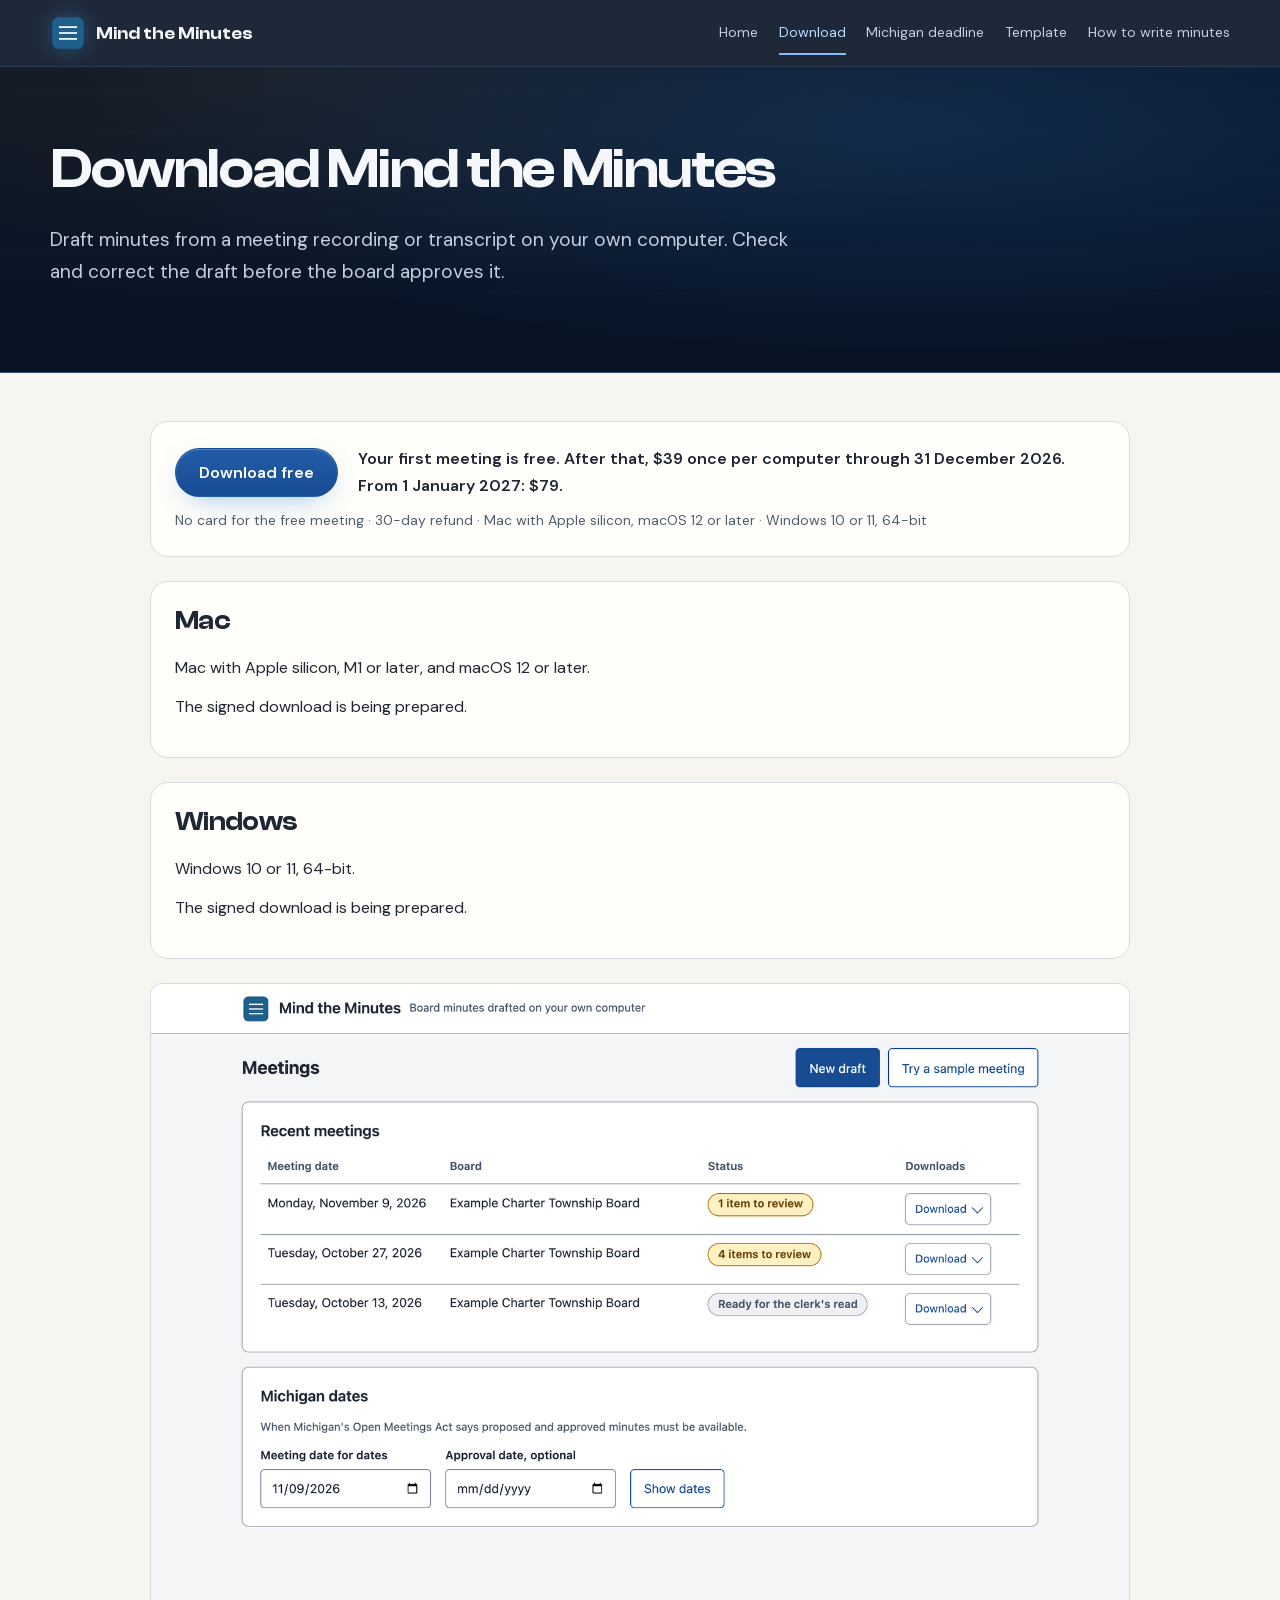
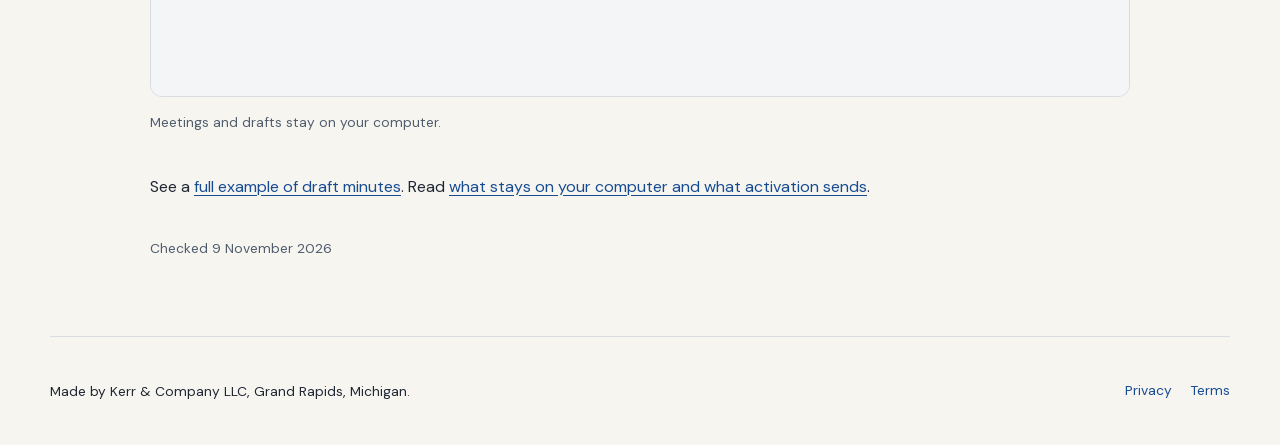
<file: download/index.html>
<!doctype html>
<html lang="en">
<head>
  <meta charset="utf-8">
  <meta name="viewport" content="width=device-width, initial-scale=1">
  <title>Download Mind the Minutes | Mind the Minutes</title>
  <meta name="description" content="Mind the Minutes for Mac and Windows. Your first meeting is free.">
  <link rel="canonical" href="https://mindtheminutes.com/download/">
  <meta property="og:title" content="Download Mind the Minutes | Mind the Minutes">
  <meta property="og:description" content="Mind the Minutes for Mac and Windows. Your first meeting is free.">
  <meta property="og:image" content="https://mindtheminutes.com/og.png">
  <meta property="og:url" content="https://mindtheminutes.com/download/">
  <meta property="og:type" content="website">
<meta name="msvalidate.01" content="34D102FD9C044A2BDA597B176842725B">
  <meta name="theme-color" content="#174c93">
  <link rel="preload" as="font" type="font/woff2" href="/fonts/dmsans-latin.woff2" crossorigin>
  <link rel="preload" as="font" type="font/woff2" href="/fonts/clashdisplay-600.woff2" crossorigin>
  <link rel="stylesheet" href="/style.css">
  <script defer src="/site.js"></script>
  <link rel="icon" href="/favicon.ico" sizes="16x16 32x32 48x48">
  <link rel="icon" href="/favicon-96.png" sizes="96x96" type="image/png">
  <link rel="apple-touch-icon" href="/apple-touch-icon.png" sizes="180x180">
  <script defer data-domain="mindtheminutes.com" src="https://plausible.io/js/script.tagged-events.js"></script>
</head>
<body>
  <a class="skip" href="#main">Skip to content</a>
  <header class="app-bar">
    <div class="header-inner">
      <a class="brand" href="/" aria-label="Mind the Minutes home"><svg class="app-mark" viewBox="0 0 1024 1024" width="32" height="32" aria-hidden="true" focusable="false">
      <rect x="64" y="64" width="896" height="896" rx="180" fill="#1f5f8b"/>
      <g fill="#ffffff">
        <rect x="256" y="320" width="512" height="48"/>
        <rect x="256" y="488" width="512" height="48"/>
        <rect x="256" y="656" width="512" height="48"/>
      </g>
    </svg><span>Mind the Minutes</span></a>
      <nav aria-label="Main navigation">
        <a href="/">Home</a>
        <a href="/download/" aria-current="page">Download</a>
        <a href="/michigan-minutes-deadline/">Michigan deadline</a>
        <a href="/michigan-minutes-template/">Template</a>
        <a href="/how-to-write-meeting-minutes/">How to write minutes</a>
      </nav>
    </div>
  </header>
  <main id="main" class="page-content" tabindex="-1">
    <div class="page-hero"><h1>Download Mind the Minutes</h1>
    <p class="lede">Draft minutes from a meeting recording or transcript on your own computer. Check and correct the draft before the board approves it.</p></div>
    <div class="download-step">
      <div class="download-row">
        <a class="button plausible-event-name=Download+free" href="#downloads">Download free</a>
        <p class="price">Your first meeting is free. After that, $39 once per computer through 31 December 2026. From 1 January 2027: $79.</p>
      </div>
      <p class="download-details">No card for the free meeting · 30-day refund · Mac with Apple silicon, macOS 12 or later · Windows 10 or 11, 64-bit</p>
      <p class="mobile-link"><a href="mailto:?subject=Mind%20the%20Minutes%20download&amp;body=https%3A%2F%2Fmindtheminutes.com%2Fdownload%2F">Send the Mac link to yourself</a></p>
    </div>

    <div id="downloads">
<section class="release" aria-labelledby="mac-title">
<h2 id="mac-title">Mac</h2>
<p>Mac with Apple silicon, M1 or later, and macOS 12 or later.</p>
<p>The signed download is being prepared.</p>
</section>
<section class="release" aria-labelledby="windows-title">
<h2 id="windows-title">Windows</h2>
<p>Windows 10 or 11, 64-bit.</p>
<p>The signed download is being prepared.</p>
</section>
    </div>
    <figure>
      <img src="/img/dashboard.png" alt="Mind the Minutes showing recent sample meetings on the clerk's computer" width="1600" height="1164">
      <figcaption>Meetings and drafts stay on your computer.</figcaption>
    </figure>
    <p>See a <a href="/meeting-minutes-example/">full example of draft minutes</a>. Read <a href="/privacy/">what stays on your computer and what activation sends</a>.</p>

    <p class="checked">Checked 9 November 2026</p>
  </main>
  <footer>
    <p>Made by Kerr &amp; Company LLC, Grand Rapids, Michigan.</p>
    <nav aria-label="Footer"><a href="/privacy/">Privacy</a> <a href="/terms/">Terms</a></nav>
  </footer>

</body>
</html>
</file>
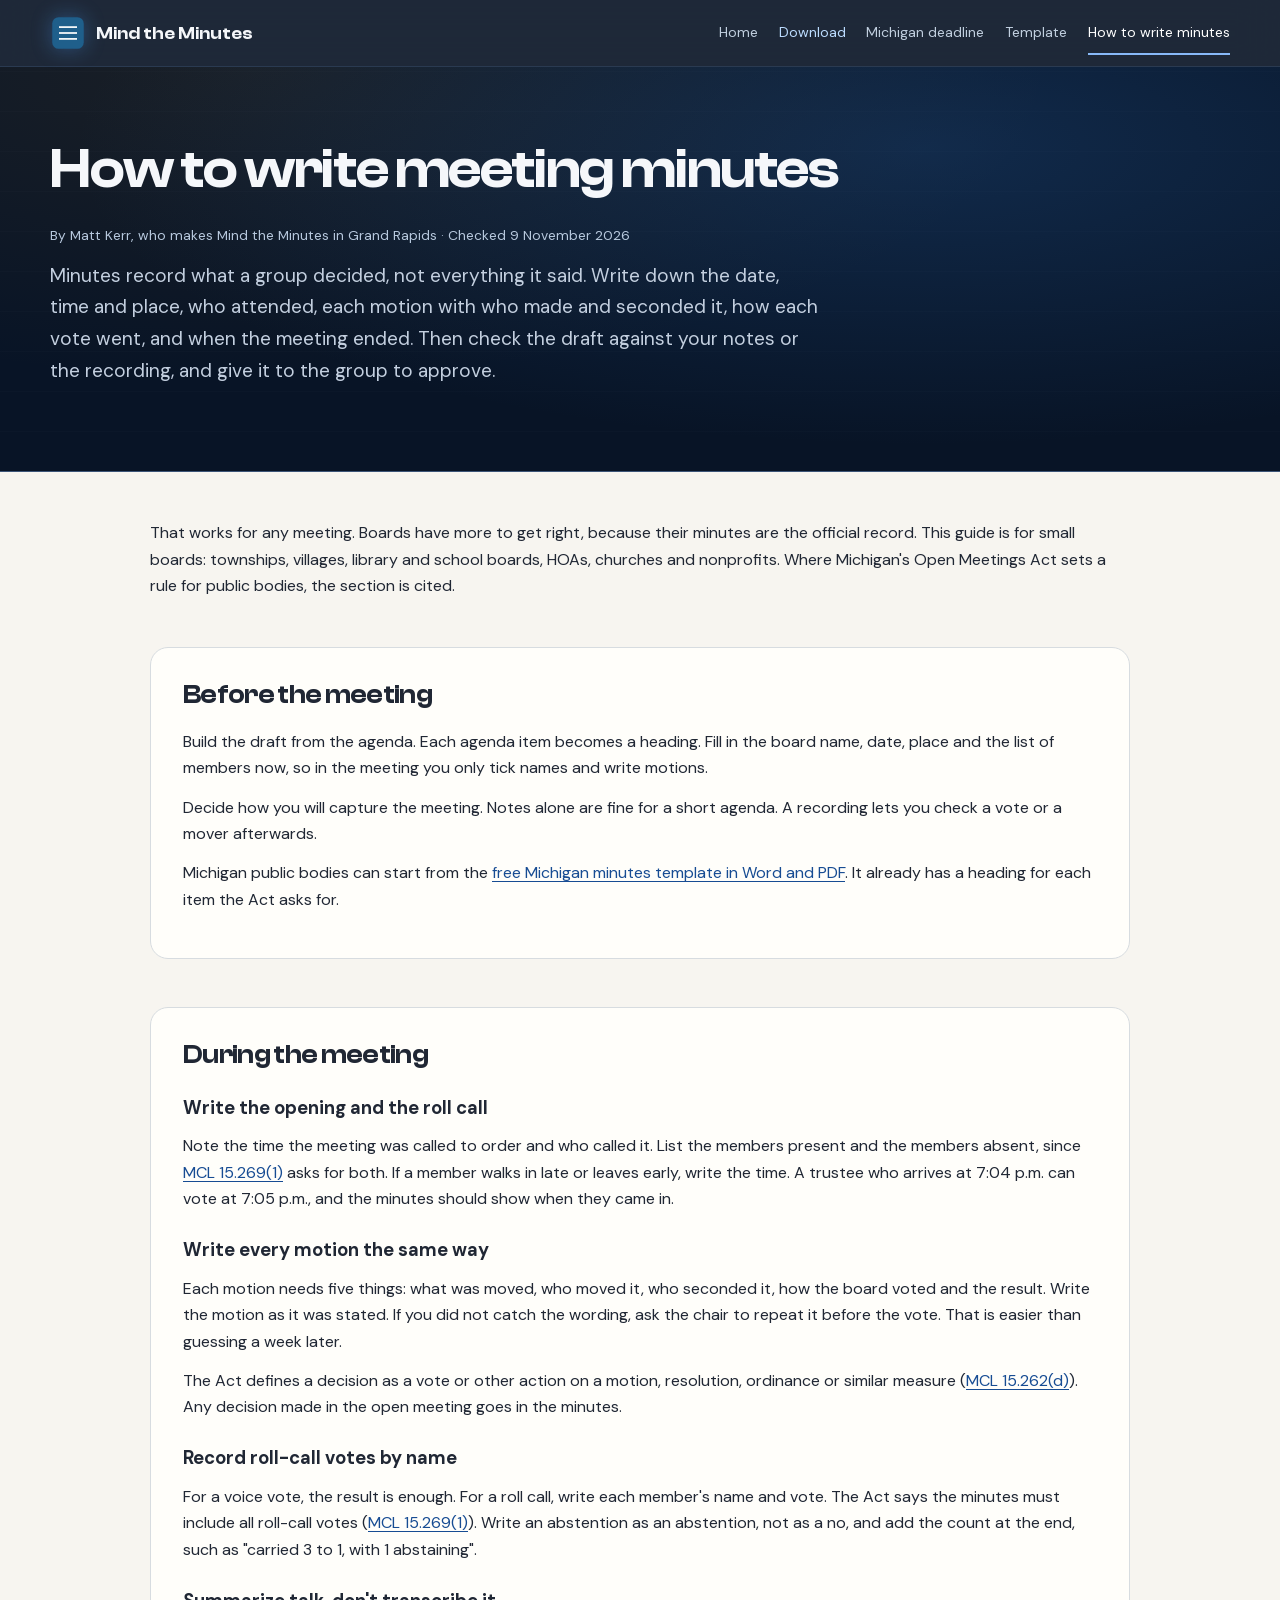
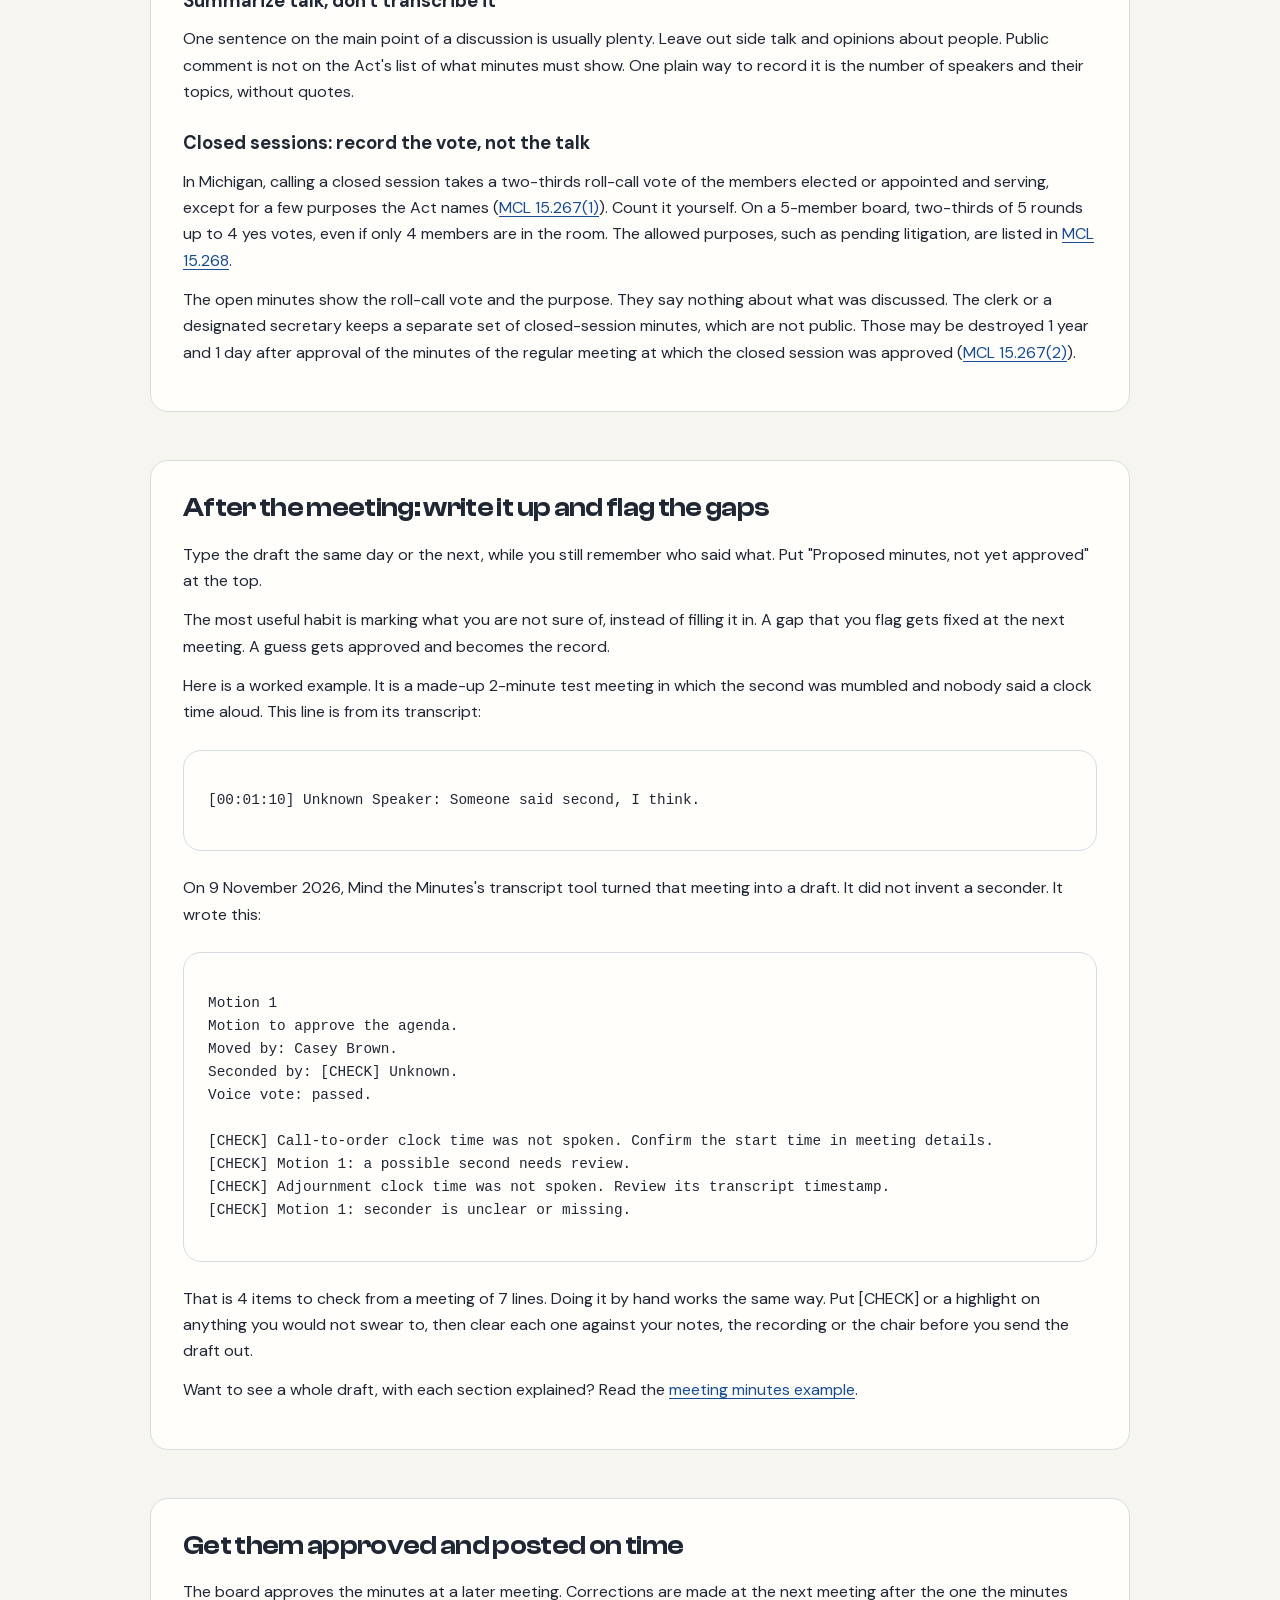
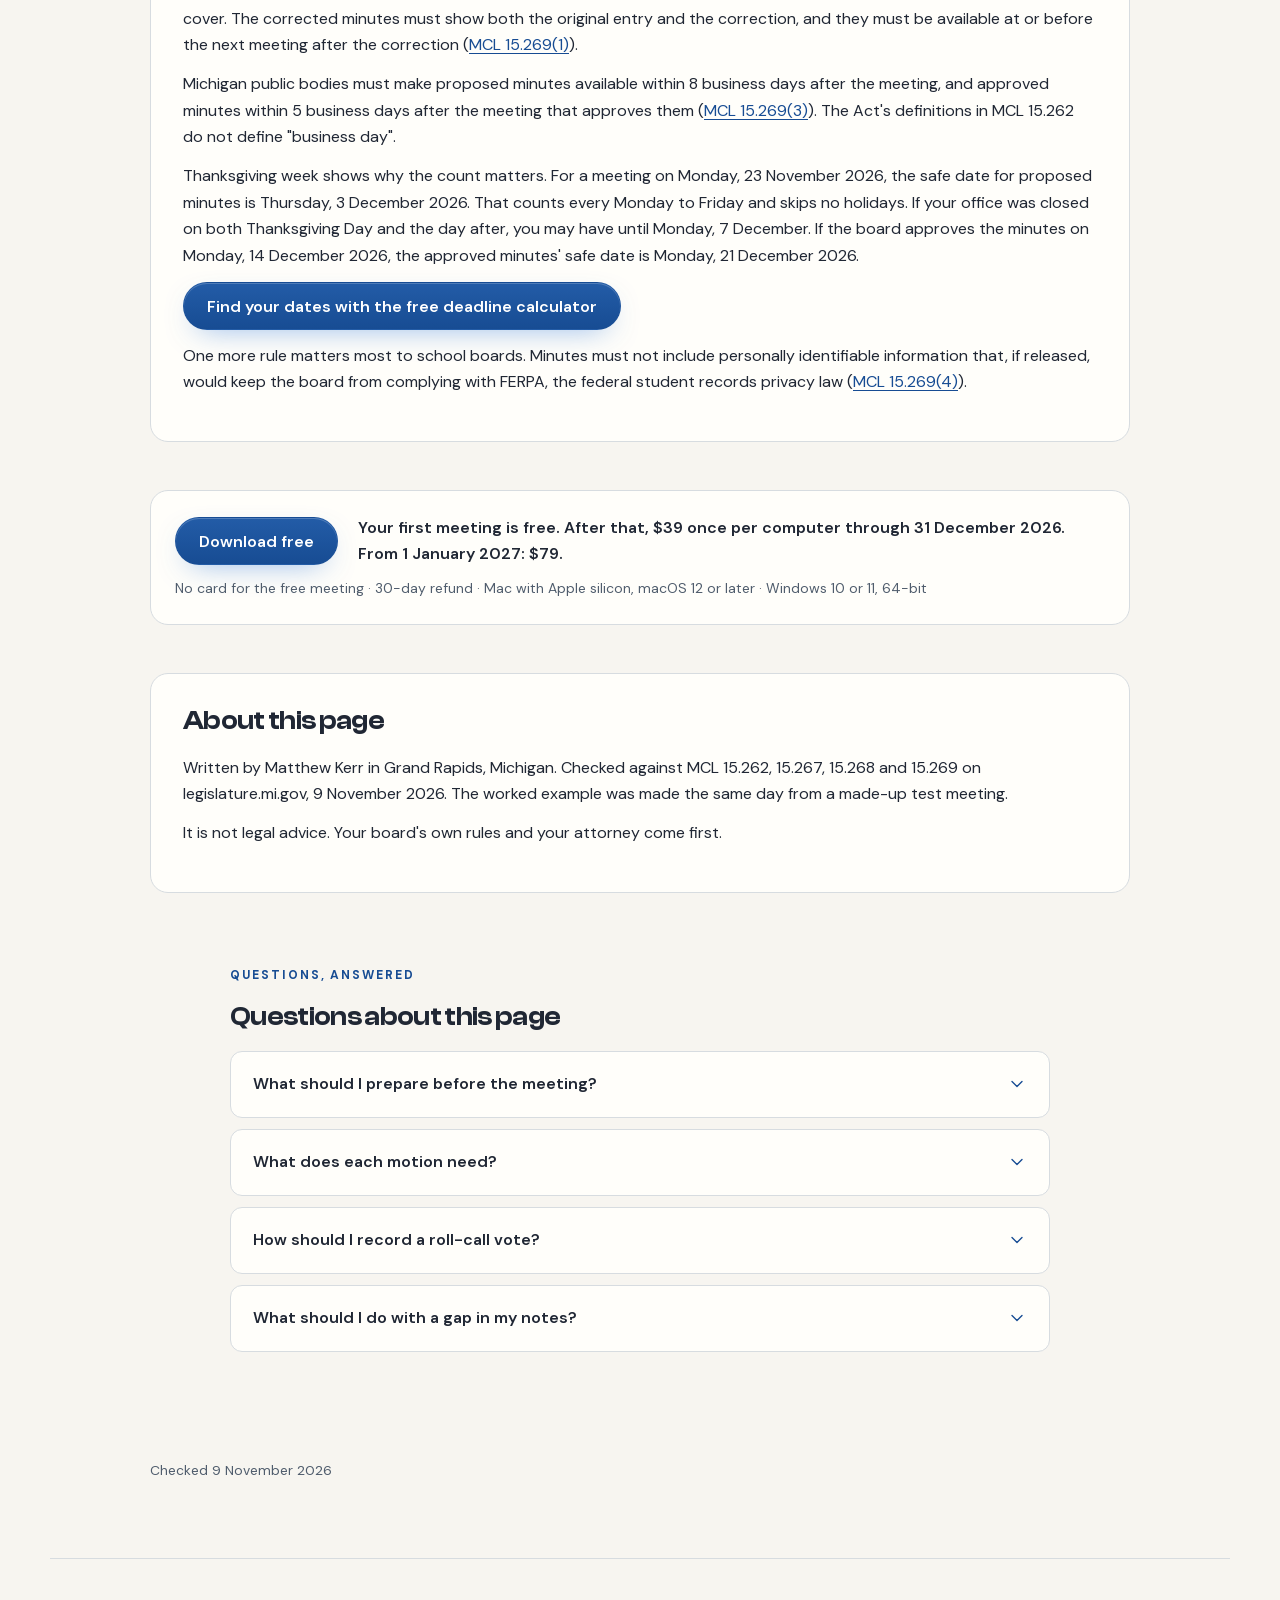
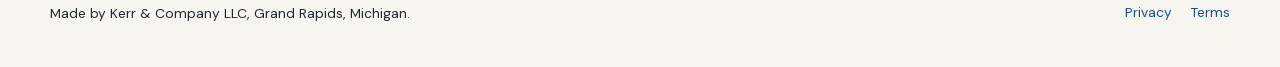
<file: how-to-write-meeting-minutes/index.html>
<!doctype html>
<html lang="en">
<head>
  <meta charset="utf-8">
  <meta name="viewport" content="width=device-width, initial-scale=1">
  <title>How to write meeting minutes for a small board | Mind the Minutes</title>
  <meta name="description" content="What to record before, during and after a board meeting, how to write motions and votes, and Michigan&#x27;s posting deadlines.">
  <link rel="canonical" href="https://mindtheminutes.com/how-to-write-meeting-minutes/">
  <meta property="og:title" content="How to write meeting minutes for a small board | Mind the Minutes">
  <meta property="og:description" content="What to record before, during and after a board meeting, how to write motions and votes, and Michigan&#x27;s posting deadlines.">
  <meta property="og:image" content="https://mindtheminutes.com/og.png">
  <meta property="og:url" content="https://mindtheminutes.com/how-to-write-meeting-minutes/">
  <meta property="og:type" content="website">
<meta name="msvalidate.01" content="34D102FD9C044A2BDA597B176842725B">
  <meta name="theme-color" content="#174c93">
  <link rel="preload" as="font" type="font/woff2" href="/fonts/dmsans-latin.woff2" crossorigin>
  <link rel="preload" as="font" type="font/woff2" href="/fonts/clashdisplay-600.woff2" crossorigin>
  <link rel="stylesheet" href="/style.css">
  <script defer src="/site.js"></script>
  <link rel="icon" href="/favicon.ico" sizes="16x16 32x32 48x48">
  <link rel="icon" href="/favicon-96.png" sizes="96x96" type="image/png">
  <link rel="apple-touch-icon" href="/apple-touch-icon.png" sizes="180x180">
  <script defer data-domain="mindtheminutes.com" src="https://plausible.io/js/script.tagged-events.js"></script>
</head>
<body>
  <a class="skip" href="#main">Skip to content</a>
  <header class="app-bar">
    <div class="header-inner">
      <a class="brand" href="/" aria-label="Mind the Minutes home"><svg class="app-mark" viewBox="0 0 1024 1024" width="32" height="32" aria-hidden="true" focusable="false">
      <rect x="64" y="64" width="896" height="896" rx="180" fill="#1f5f8b"/>
      <g fill="#ffffff">
        <rect x="256" y="320" width="512" height="48"/>
        <rect x="256" y="488" width="512" height="48"/>
        <rect x="256" y="656" width="512" height="48"/>
      </g>
    </svg><span>Mind the Minutes</span></a>
      <nav aria-label="Main navigation">
        <a href="/">Home</a>
        <a href="/download/">Download</a>
        <a href="/michigan-minutes-deadline/">Michigan deadline</a>
        <a href="/michigan-minutes-template/">Template</a>
        <a href="/how-to-write-meeting-minutes/" aria-current="page">How to write minutes</a>
      </nav>
    </div>
  </header>
  <main id="main" class="page-content" tabindex="-1">
    <div class="page-hero"><h1>How to write meeting minutes</h1>
    <p class="byline">By Matt Kerr, who makes Mind the Minutes in Grand Rapids · Checked 9 November 2026</p>
    <p class="lede">Minutes record what a group decided, not everything it said. Write down the date, time and place, who attended, each motion with who made and seconded it, how each vote went, and when the meeting ended. Then check the draft against your notes or the recording, and give it to the group to approve.</p></div>
    <p>That works for any meeting. Boards have more to get right, because their minutes are the official record. This guide is for small boards: townships, villages, library and school boards, HOAs, churches and nonprofits. Where Michigan's Open Meetings Act sets a rule for public bodies, the section is cited.</p>

    <section aria-labelledby="before-title">
      <h2 id="before-title">Before the meeting</h2>
      <p>Build the draft from the agenda. Each agenda item becomes a heading. Fill in the board name, date, place and the list of members now, so in the meeting you only tick names and write motions.</p>
      <p>Decide how you will capture the meeting. Notes alone are fine for a short agenda. A recording lets you check a vote or a mover afterwards.</p>
      <p>Michigan public bodies can start from the <a href="/michigan-minutes-template/">free Michigan minutes template in Word and PDF</a>. It already has a heading for each item the Act asks for.</p>
    </section>

    <section aria-labelledby="during-title">
      <h2 id="during-title">During the meeting</h2>
      <h3>Write the opening and the roll call</h3>
      <p>Note the time the meeting was called to order and who called it. List the members present and the members absent, since <a href="https://www.legislature.mi.gov/Laws/MCL?objectName=mcl-15-269">MCL 15.269(1)</a> asks for both. If a member walks in late or leaves early, write the time. A trustee who arrives at 7:04 p.m. can vote at 7:05 p.m., and the minutes should show when they came in.</p>
      <h3>Write every motion the same way</h3>
      <p>Each motion needs five things: what was moved, who moved it, who seconded it, how the board voted and the result. Write the motion as it was stated. If you did not catch the wording, ask the chair to repeat it before the vote. That is easier than guessing a week later.</p>
      <p>The Act defines a decision as a vote or other action on a motion, resolution, ordinance or similar measure (<a href="https://www.legislature.mi.gov/Laws/MCL?objectName=mcl-15-262">MCL 15.262(d)</a>). Any decision made in the open meeting goes in the minutes.</p>
      <h3>Record roll-call votes by name</h3>
      <p>For a voice vote, the result is enough. For a roll call, write each member's name and vote. The Act says the minutes must include all roll-call votes (<a href="https://www.legislature.mi.gov/Laws/MCL?objectName=mcl-15-269">MCL 15.269(1)</a>). Write an abstention as an abstention, not as a no, and add the count at the end, such as "carried 3 to 1, with 1 abstaining".</p>
      <h3>Summarize talk, don't transcribe it</h3>
      <p>One sentence on the main point of a discussion is usually plenty. Leave out side talk and opinions about people. Public comment is not on the Act's list of what minutes must show. One plain way to record it is the number of speakers and their topics, without quotes.</p>
      <h3>Closed sessions: record the vote, not the talk</h3>
      <p>In Michigan, calling a closed session takes a two-thirds roll-call vote of the members elected or appointed and serving, except for a few purposes the Act names (<a href="https://www.legislature.mi.gov/Laws/MCL?objectName=mcl-15-267">MCL 15.267(1)</a>). Count it yourself. On a 5-member board, two-thirds of 5 rounds up to 4 yes votes, even if only 4 members are in the room. The allowed purposes, such as pending litigation, are listed in <a href="https://www.legislature.mi.gov/Laws/MCL?objectName=mcl-15-268">MCL 15.268</a>.</p>
      <p>The open minutes show the roll-call vote and the purpose. They say nothing about what was discussed. The clerk or a designated secretary keeps a separate set of closed-session minutes, which are not public. Those may be destroyed 1 year and 1 day after approval of the minutes of the regular meeting at which the closed session was approved (<a href="https://www.legislature.mi.gov/Laws/MCL?objectName=mcl-15-267">MCL 15.267(2)</a>).</p>
    </section>

    <section aria-labelledby="after-title">
      <h2 id="after-title">After the meeting: write it up and flag the gaps</h2>
      <p>Type the draft the same day or the next, while you still remember who said what. Put "Proposed minutes, not yet approved" at the top.</p>
      <p>The most useful habit is marking what you are not sure of, instead of filling it in. A gap that you flag gets fixed at the next meeting. A guess gets approved and becomes the record.</p>
      <p>Here is a worked example. It is a made-up 2-minute test meeting in which the second was mumbled and nobody said a clock time aloud. This line is from its transcript:</p>
      <div class="results">
        <pre>[00:01:10] Unknown Speaker: Someone said second, I think.</pre>
      </div>
      <p>On 9 November 2026, Mind the Minutes's transcript tool turned that meeting into a draft. It did not invent a seconder. It wrote this:</p>
      <div class="results">
        <pre>Motion 1
Motion to approve the agenda.
Moved by: Casey Brown.
Seconded by: [CHECK] Unknown.
Voice vote: passed.

[CHECK] Call-to-order clock time was not spoken. Confirm the start time in meeting details.
[CHECK] Motion 1: a possible second needs review.
[CHECK] Adjournment clock time was not spoken. Review its transcript timestamp.
[CHECK] Motion 1: seconder is unclear or missing.</pre>
      </div>
      <p>That is 4 items to check from a meeting of 7 lines. Doing it by hand works the same way. Put [CHECK] or a highlight on anything you would not swear to, then clear each one against your notes, the recording or the chair before you send the draft out.</p>
      <p>Want to see a whole draft, with each section explained? Read the <a href="/meeting-minutes-example/">meeting minutes example</a>.</p>
    </section>

    <section aria-labelledby="approve-title">
      <h2 id="approve-title">Get them approved and posted on time</h2>
      <p>The board approves the minutes at a later meeting. Corrections are made at the next meeting after the one the minutes cover. The corrected minutes must show both the original entry and the correction, and they must be available at or before the next meeting after the correction (<a href="https://www.legislature.mi.gov/Laws/MCL?objectName=mcl-15-269">MCL 15.269(1)</a>).</p>
      <p>Michigan public bodies must make proposed minutes available within 8 business days after the meeting, and approved minutes within 5 business days after the meeting that approves them (<a href="https://www.legislature.mi.gov/Laws/MCL?objectName=mcl-15-269">MCL 15.269(3)</a>). The Act's definitions in MCL 15.262 do not define "business day".</p>
      <p>Thanksgiving week shows why the count matters. For a meeting on Monday, 23 November 2026, the safe date for proposed minutes is Thursday, 3 December 2026. That counts every Monday to Friday and skips no holidays. If your office was closed on both Thanksgiving Day and the day after, you may have until Monday, 7 December. If the board approves the minutes on Monday, 14 December 2026, the approved minutes' safe date is Monday, 21 December 2026.</p>
      <p><a class="button" href="/michigan-minutes-deadline/">Find your dates with the free deadline calculator</a></p>
      <p>One more rule matters most to school boards. Minutes must not include personally identifiable information that, if released, would keep the board from complying with FERPA, the federal student records privacy law (<a href="https://www.legislature.mi.gov/Laws/MCL?objectName=mcl-15-269">MCL 15.269(4)</a>).</p>
    </section>

    <div class="download-step">
      <div class="download-row">
        <a class="button plausible-event-name=Download+free" href="/download/?src=how-to-write-meeting-minutes">Download free</a>
        <p class="price">Your first meeting is free. After that, $39 once per computer through 31 December 2026. From 1 January 2027: $79.</p>
      </div>
      <p class="download-details">No card for the free meeting · 30-day refund · Mac with Apple silicon, macOS 12 or later · Windows 10 or 11, 64-bit</p>
      <p class="mobile-link"><a href="mailto:?subject=Mind%20the%20Minutes%20download&amp;body=https%3A%2F%2Fmindtheminutes.com%2Fdownload%2F">Send the Mac link to yourself</a></p>
    </div>


    <section aria-labelledby="about-title">
      <h2 id="about-title">About this page</h2>
      <p>Written by Matthew Kerr in Grand Rapids, Michigan. Checked against MCL 15.262, 15.267, 15.268 and 15.269 on legislature.mi.gov, 9 November 2026. The worked example was made the same day from a made-up test meeting.</p>
      <p>It is not legal advice. Your board's own rules and your attorney come first.</p>
    </section>
<section class="faq-section"><div class="faq"><p class="kicker">Questions, answered</p><h2>Questions about this page</h2>
<details><summary>What should I prepare before the meeting?<svg viewBox="0 0 24 24" fill="none" stroke="currentColor" stroke-width="1.6" stroke-linecap="round" stroke-linejoin="round" aria-hidden="true"><path d="m6 9 6 6 6-6"/></svg></summary><p>Build the draft from the agenda. Each agenda item becomes a heading.</p></details>
<details><summary>What does each motion need?<svg viewBox="0 0 24 24" fill="none" stroke="currentColor" stroke-width="1.6" stroke-linecap="round" stroke-linejoin="round" aria-hidden="true"><path d="m6 9 6 6 6-6"/></svg></summary><p>Each motion needs five things: what was moved, who moved it, who seconded it, how the board voted and the result.</p></details>
<details><summary>How should I record a roll-call vote?<svg viewBox="0 0 24 24" fill="none" stroke="currentColor" stroke-width="1.6" stroke-linecap="round" stroke-linejoin="round" aria-hidden="true"><path d="m6 9 6 6 6-6"/></svg></summary><p>For a roll call, write each member&#x27;s name and vote.</p></details>
<details><summary>What should I do with a gap in my notes?<svg viewBox="0 0 24 24" fill="none" stroke="currentColor" stroke-width="1.6" stroke-linecap="round" stroke-linejoin="round" aria-hidden="true"><path d="m6 9 6 6 6-6"/></svg></summary><p>Put [CHECK] or a highlight on anything you would not swear to, then clear each one against your notes, the recording or the chair before you send the draft out.</p></details></div>
</section>

    <p class="checked">Checked 9 November 2026</p>
  </main>
  <footer>
    <p>Made by Kerr &amp; Company LLC, Grand Rapids, Michigan.</p>
    <nav aria-label="Footer"><a href="/privacy/">Privacy</a> <a href="/terms/">Terms</a></nav>
  </footer>
<script type="application/ld+json">{
  "@context": "https://schema.org",
  "@type": "FAQPage",
  "mainEntity": [
    {
      "@type": "Question",
      "name": "What should I prepare before the meeting?",
      "acceptedAnswer": {
        "@type": "Answer",
        "text": "Build the draft from the agenda. Each agenda item becomes a heading."
      }
    },
    {
      "@type": "Question",
      "name": "What does each motion need?",
      "acceptedAnswer": {
        "@type": "Answer",
        "text": "Each motion needs five things: what was moved, who moved it, who seconded it, how the board voted and the result."
      }
    },
    {
      "@type": "Question",
      "name": "How should I record a roll-call vote?",
      "acceptedAnswer": {
        "@type": "Answer",
        "text": "For a roll call, write each member's name and vote."
      }
    },
    {
      "@type": "Question",
      "name": "What should I do with a gap in my notes?",
      "acceptedAnswer": {
        "@type": "Answer",
        "text": "Put [CHECK] or a highlight on anything you would not swear to, then clear each one against your notes, the recording or the chair before you send the draft out."
      }
    }
  ]
}</script>
</body>
</html>
</file>
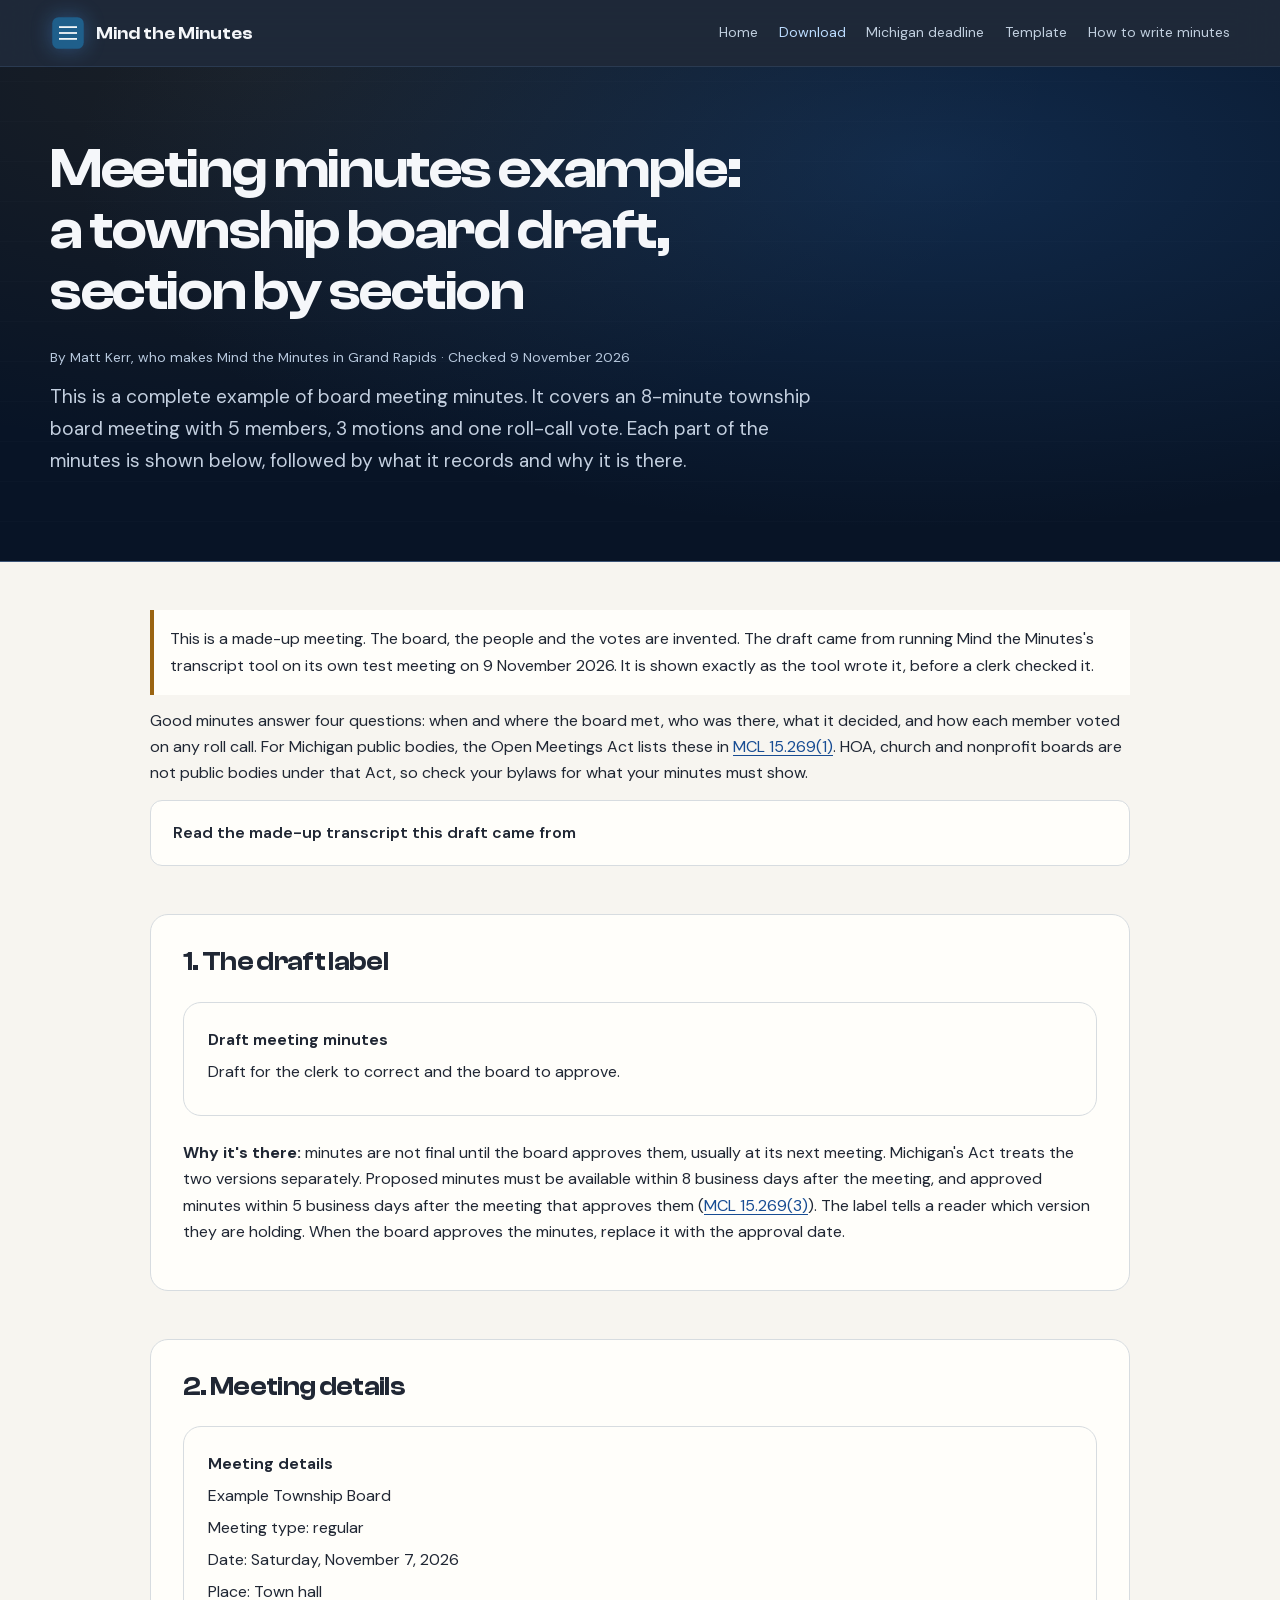
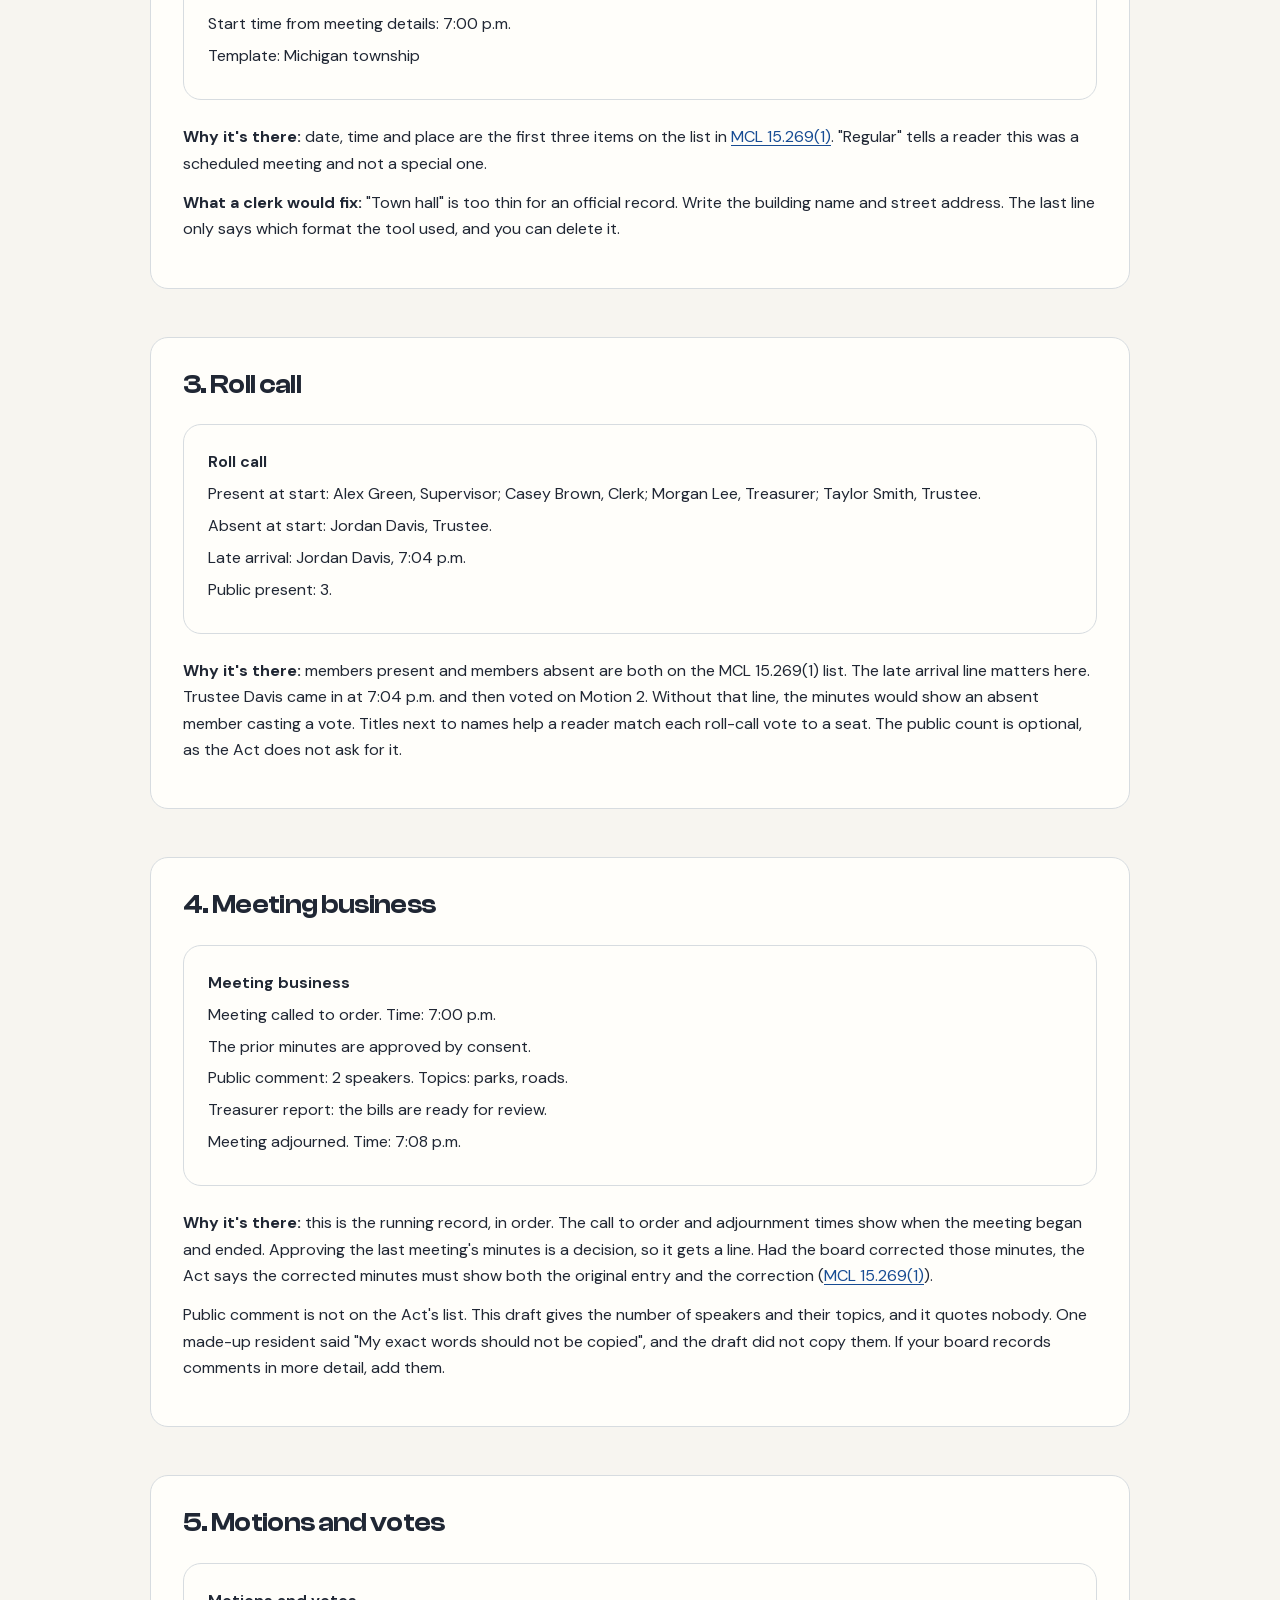
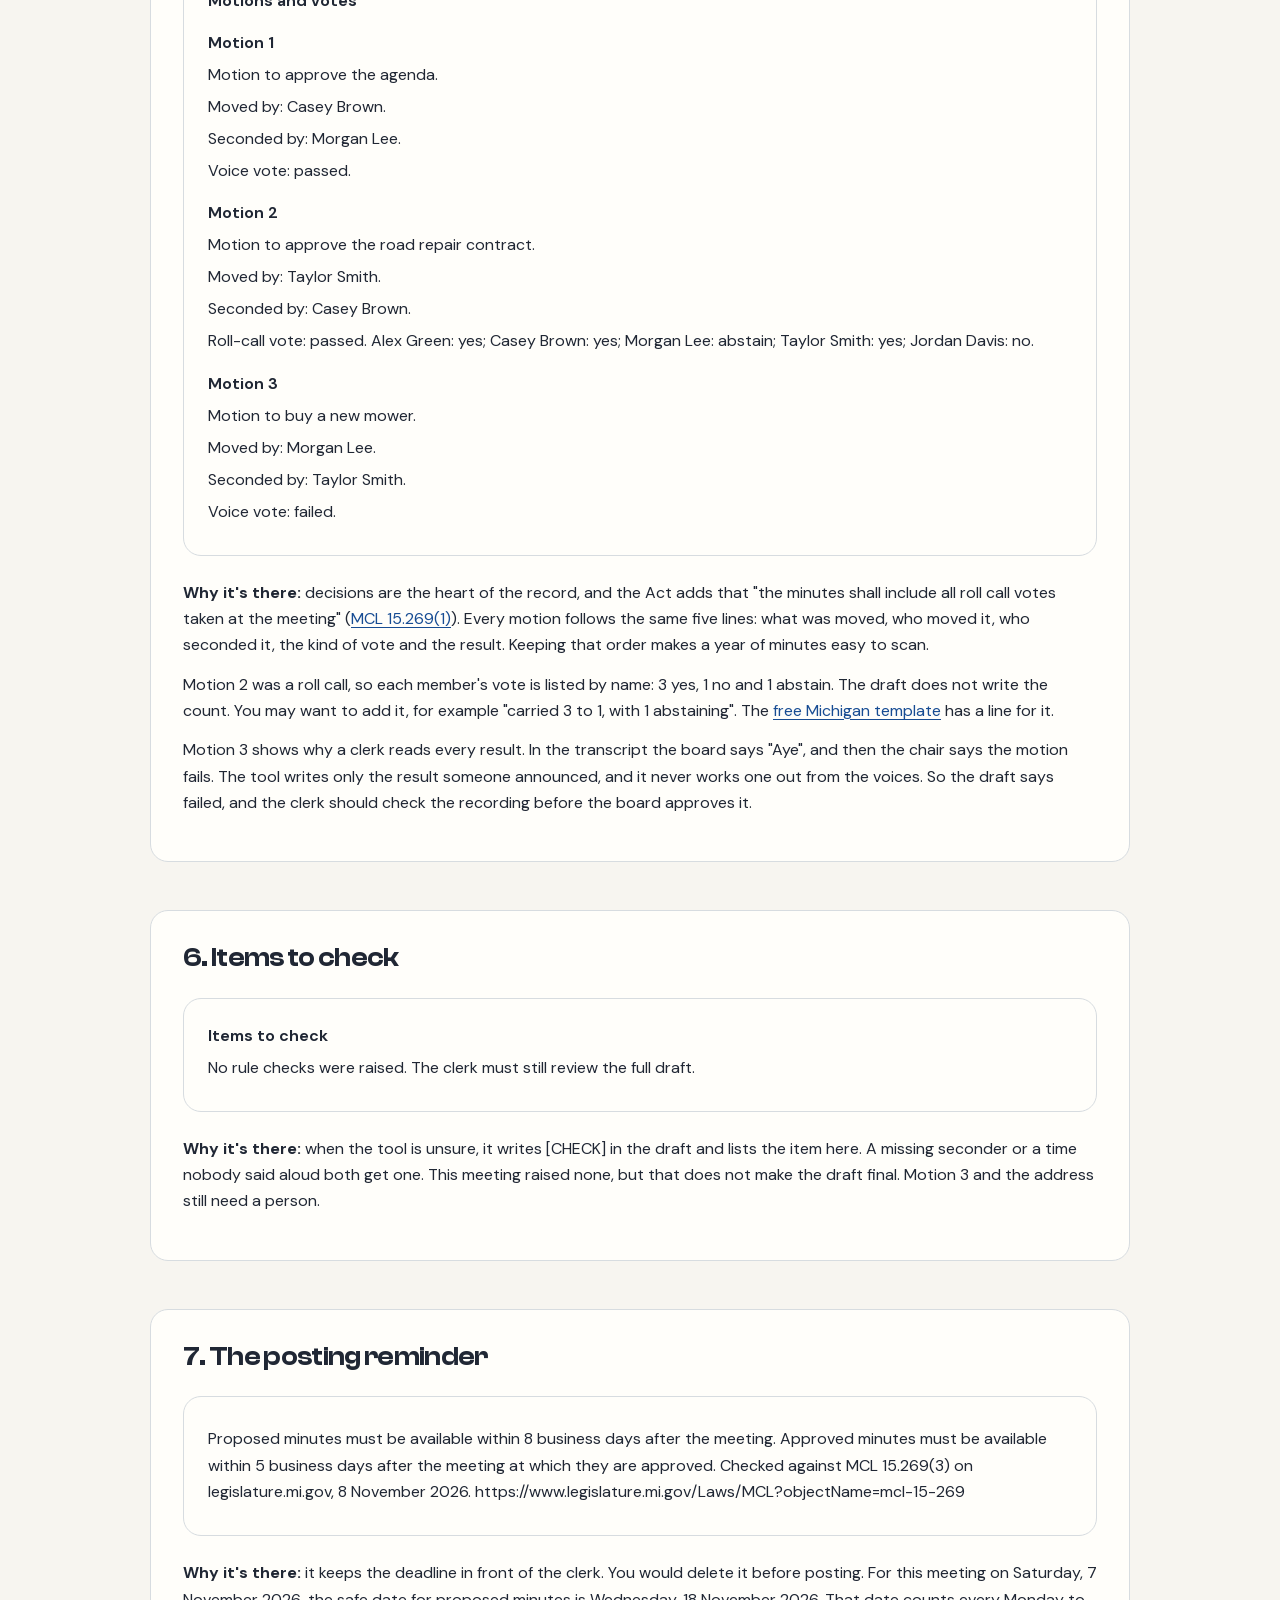
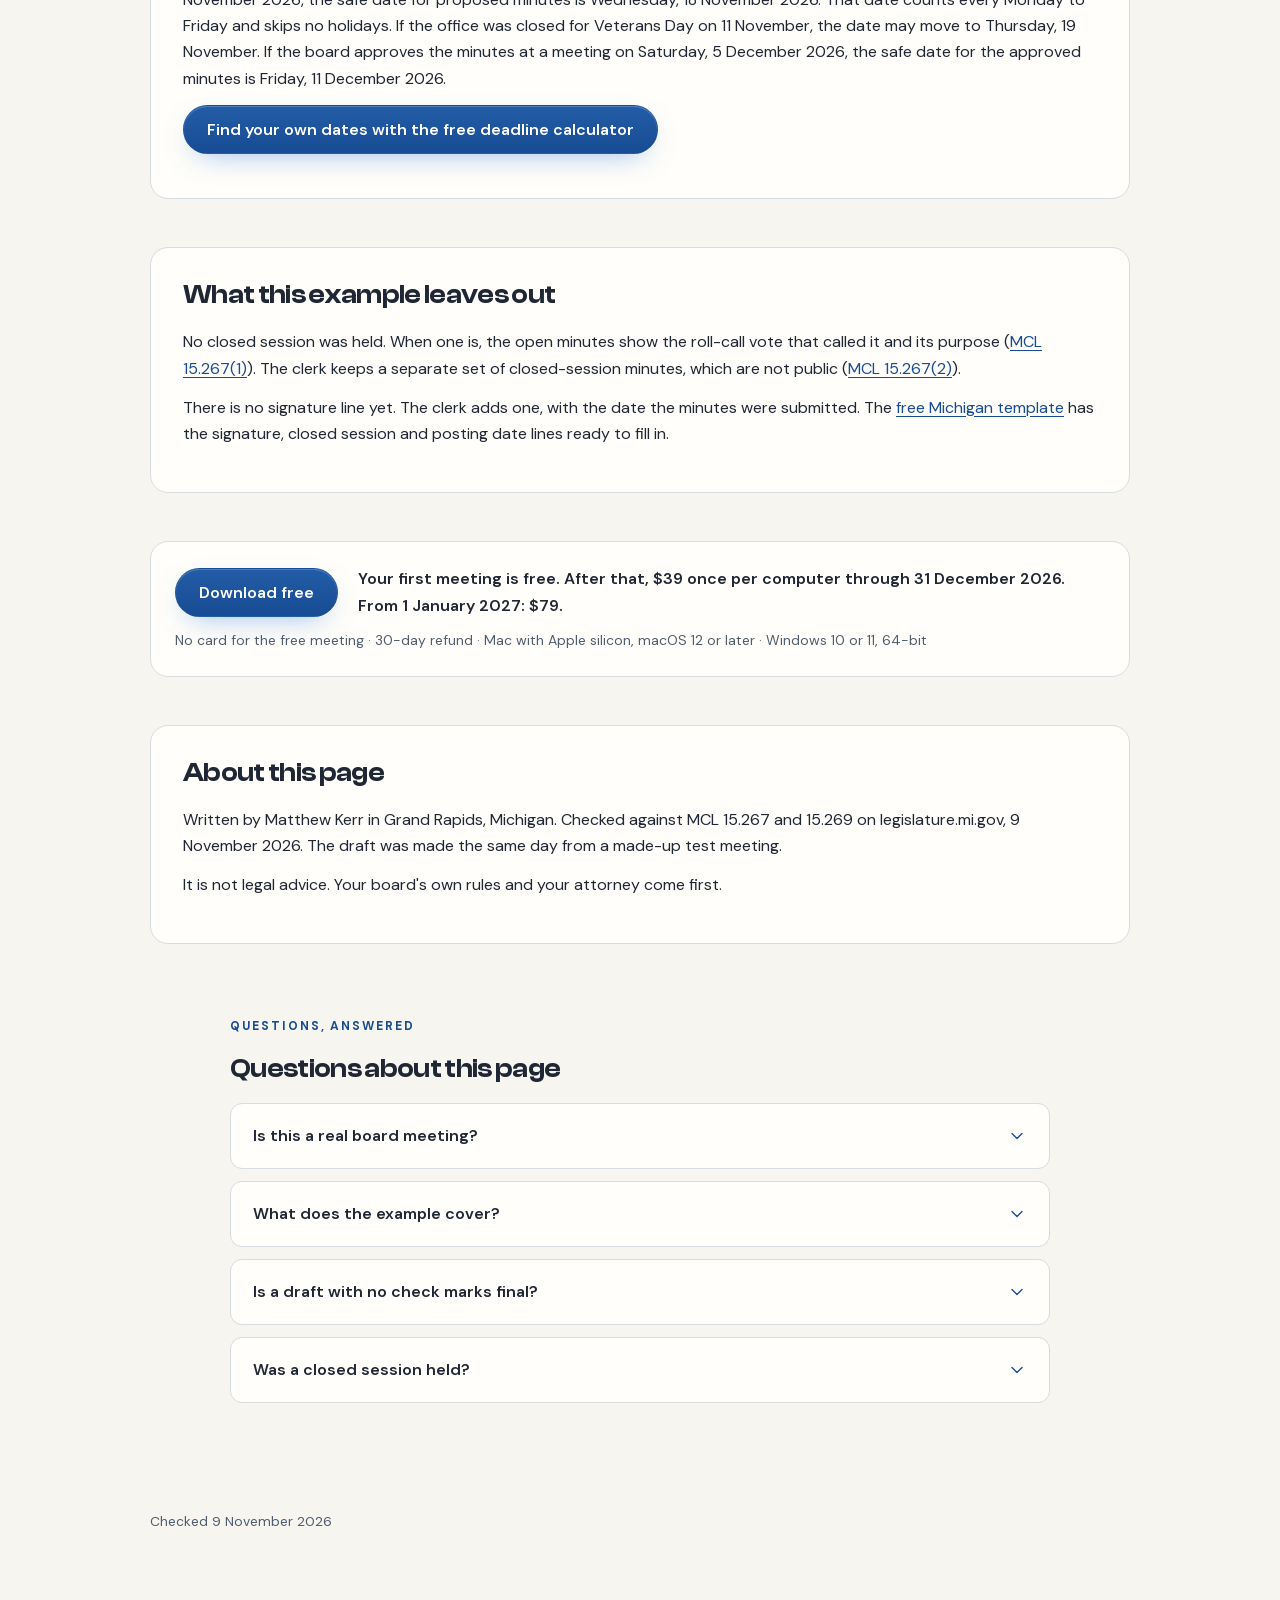
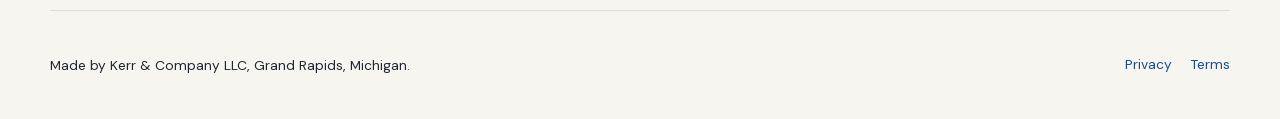
<file: meeting-minutes-example/index.html>
<!doctype html>
<html lang="en">
<head>
  <meta charset="utf-8">
  <meta name="viewport" content="width=device-width, initial-scale=1">
  <title>Meeting minutes example: a sample board draft, explained | Mind the Minutes</title>
  <meta name="description" content="A full meeting minutes example from a made-up township board meeting, with what each section records and why.">
  <link rel="canonical" href="https://mindtheminutes.com/meeting-minutes-example/">
  <meta property="og:title" content="Meeting minutes example: a sample board draft, explained | Mind the Minutes">
  <meta property="og:description" content="A full meeting minutes example from a made-up township board meeting, with what each section records and why.">
  <meta property="og:image" content="https://mindtheminutes.com/og.png">
  <meta property="og:url" content="https://mindtheminutes.com/meeting-minutes-example/">
  <meta property="og:type" content="website">
<meta name="msvalidate.01" content="34D102FD9C044A2BDA597B176842725B">
  <meta name="theme-color" content="#174c93">
  <link rel="preload" as="font" type="font/woff2" href="/fonts/dmsans-latin.woff2" crossorigin>
  <link rel="preload" as="font" type="font/woff2" href="/fonts/clashdisplay-600.woff2" crossorigin>
  <link rel="stylesheet" href="/style.css">
  <script defer src="/site.js"></script>
  <link rel="icon" href="/favicon.ico" sizes="16x16 32x32 48x48">
  <link rel="icon" href="/favicon-96.png" sizes="96x96" type="image/png">
  <link rel="apple-touch-icon" href="/apple-touch-icon.png" sizes="180x180">
  <script defer data-domain="mindtheminutes.com" src="https://plausible.io/js/script.tagged-events.js"></script>
</head>
<body>
  <a class="skip" href="#main">Skip to content</a>
  <header class="app-bar">
    <div class="header-inner">
      <a class="brand" href="/" aria-label="Mind the Minutes home"><svg class="app-mark" viewBox="0 0 1024 1024" width="32" height="32" aria-hidden="true" focusable="false">
      <rect x="64" y="64" width="896" height="896" rx="180" fill="#1f5f8b"/>
      <g fill="#ffffff">
        <rect x="256" y="320" width="512" height="48"/>
        <rect x="256" y="488" width="512" height="48"/>
        <rect x="256" y="656" width="512" height="48"/>
      </g>
    </svg><span>Mind the Minutes</span></a>
      <nav aria-label="Main navigation">
        <a href="/">Home</a>
        <a href="/download/">Download</a>
        <a href="/michigan-minutes-deadline/">Michigan deadline</a>
        <a href="/michigan-minutes-template/">Template</a>
        <a href="/how-to-write-meeting-minutes/">How to write minutes</a>
      </nav>
    </div>
  </header>
  <main id="main" class="page-content" tabindex="-1">
    <div class="page-hero"><h1>Meeting minutes example: a township board draft, section by section</h1>
    <p class="byline">By Matt Kerr, who makes Mind the Minutes in Grand Rapids · Checked 9 November 2026</p>
    <p class="lede">This is a complete example of board meeting minutes. It covers an 8-minute township board meeting with 5 members, 3 motions and one roll-call vote. Each part of the minutes is shown below, followed by what it records and why it is there.</p></div>
    <p class="warning">This is a made-up meeting. The board, the people and the votes are invented. The draft came from running Mind the Minutes's transcript tool on its own test meeting on 9 November 2026. It is shown exactly as the tool wrote it, before a clerk checked it.</p>
    <p>Good minutes answer four questions: when and where the board met, who was there, what it decided, and how each member voted on any roll call. For Michigan public bodies, the Open Meetings Act lists these in <a href="https://www.legislature.mi.gov/Laws/MCL?objectName=mcl-15-269">MCL 15.269(1)</a>. HOA, church and nonprofit boards are not public bodies under that Act, so check your bylaws for what your minutes must show.</p>

    <details>
      <summary>Read the made-up transcript this draft came from</summary>
      <pre>[00:00:00] Alex Green: I call this meeting to order at 7:00 p.m.
[00:00:20] Casey Brown: Roll call. Green, Brown, Lee and Smith are present. Davis is absent.
[00:01:00] Casey Brown: I move to approve the agenda.
[00:01:10] Morgan Lee: Second.
[00:01:20] Alex Green: All in favor say aye.
[00:01:25] Board: Aye.
[00:01:30] Alex Green: Opposed? Motion carries.
[00:02:00] Alex Green: The prior minutes are approved by consent.
[00:03:00] Alex Green: Public comment is now open.
[00:03:10] Pat Resident: The potholes on our road need work. My exact words should not be copied.
[00:03:20] Chris Guest: The park playground needs attention.
[00:03:30] Pat Resident: The road still needs work.
[00:04:00] Alex Green: Public comment is closed.
[00:04:10] Alex Green: Trustee Davis has arrived at 7:04 p.m.
[00:05:00] Morgan Lee: Treasurer report: the bills are ready for review.
[00:05:30] Taylor Smith: I'll make a motion to approve the road repair contract.
[00:05:40] Casey Brown: I'll second.
[00:05:50] Alex Green: Roll-call vote.
[00:06:00] Supervisor Green: Yes.
[00:06:10] Clerk Brown: Yes.
[00:06:20] Treasurer Lee: Abstain.
[00:06:30] Trustee Smith: Yes.
[00:06:40] Trustee Davis: No.
[00:06:50] Alex Green: Motion carries.
[00:07:00] Morgan Lee: Motion to buy a new mower.
[00:07:10] Taylor Smith: I second the motion.
[00:07:20] Alex Green: All in favor?
[00:07:30] Board: Aye.
[00:07:40] Alex Green: Opposed? The motion fails.
[00:08:00] Alex Green: The meeting is adjourned at 7:08 p.m.</pre>
    </details>

    <section aria-labelledby="label-title">
      <h2 id="label-title">1. The draft label</h2>
      <div class="results draft">
        <p class="draft-head">Draft meeting minutes</p>
        <p>Draft for the clerk to correct and the board to approve.</p>
      </div>
      <p><strong>Why it's there:</strong> minutes are not final until the board approves them, usually at its next meeting. Michigan's Act treats the two versions separately. Proposed minutes must be available within 8 business days after the meeting, and approved minutes within 5 business days after the meeting that approves them (<a href="https://www.legislature.mi.gov/Laws/MCL?objectName=mcl-15-269">MCL 15.269(3)</a>). The label tells a reader which version they are holding. When the board approves the minutes, replace it with the approval date.</p>
    </section>

    <section aria-labelledby="details-title">
      <h2 id="details-title">2. Meeting details</h2>
      <div class="results draft">
        <p class="draft-head">Meeting details</p>
        <p>Example Township Board</p>
        <p>Meeting type: regular</p>
        <p>Date: Saturday, November 7, 2026</p>
        <p>Place: Town hall</p>
        <p>Start time from meeting details: 7:00 p.m.</p>
        <p>Template: Michigan township</p>
      </div>
      <p><strong>Why it's there:</strong> date, time and place are the first three items on the list in <a href="https://www.legislature.mi.gov/Laws/MCL?objectName=mcl-15-269">MCL 15.269(1)</a>. "Regular" tells a reader this was a scheduled meeting and not a special one.</p>
      <p><strong>What a clerk would fix:</strong> "Town hall" is too thin for an official record. Write the building name and street address. The last line only says which format the tool used, and you can delete it.</p>
    </section>

    <section aria-labelledby="roll-title">
      <h2 id="roll-title">3. Roll call</h2>
      <div class="results draft">
        <p class="draft-head">Roll call</p>
        <p>Present at start: Alex Green, Supervisor; Casey Brown, Clerk; Morgan Lee, Treasurer; Taylor Smith, Trustee.</p>
        <p>Absent at start: Jordan Davis, Trustee.</p>
        <p>Late arrival: Jordan Davis, 7:04 p.m.</p>
        <p>Public present: 3.</p>
      </div>
      <p><strong>Why it's there:</strong> members present and members absent are both on the MCL 15.269(1) list. The late arrival line matters here. Trustee Davis came in at 7:04 p.m. and then voted on Motion 2. Without that line, the minutes would show an absent member casting a vote. Titles next to names help a reader match each roll-call vote to a seat. The public count is optional, as the Act does not ask for it.</p>
    </section>

    <section aria-labelledby="business-title">
      <h2 id="business-title">4. Meeting business</h2>
      <div class="results draft">
        <p class="draft-head">Meeting business</p>
        <p>Meeting called to order. Time: 7:00 p.m.</p>
        <p>The prior minutes are approved by consent.</p>
        <p>Public comment: 2 speakers. Topics: parks, roads.</p>
        <p>Treasurer report: the bills are ready for review.</p>
        <p>Meeting adjourned. Time: 7:08 p.m.</p>
      </div>
      <p><strong>Why it's there:</strong> this is the running record, in order. The call to order and adjournment times show when the meeting began and ended. Approving the last meeting's minutes is a decision, so it gets a line. Had the board corrected those minutes, the Act says the corrected minutes must show both the original entry and the correction (<a href="https://www.legislature.mi.gov/Laws/MCL?objectName=mcl-15-269">MCL 15.269(1)</a>).</p>
      <p>Public comment is not on the Act's list. This draft gives the number of speakers and their topics, and it quotes nobody. One made-up resident said "My exact words should not be copied", and the draft did not copy them. If your board records comments in more detail, add them.</p>
    </section>

    <section aria-labelledby="motions-title">
      <h2 id="motions-title">5. Motions and votes</h2>
      <div class="results draft">
        <p class="draft-head">Motions and votes</p>
        <p class="draft-head">Motion 1</p>
        <p>Motion to approve the agenda.</p>
        <p>Moved by: Casey Brown.</p>
        <p>Seconded by: Morgan Lee.</p>
        <p>Voice vote: passed.</p>
        <p class="draft-head">Motion 2</p>
        <p>Motion to approve the road repair contract.</p>
        <p>Moved by: Taylor Smith.</p>
        <p>Seconded by: Casey Brown.</p>
        <p>Roll-call vote: passed. Alex Green: yes; Casey Brown: yes; Morgan Lee: abstain; Taylor Smith: yes; Jordan Davis: no.</p>
        <p class="draft-head">Motion 3</p>
        <p>Motion to buy a new mower.</p>
        <p>Moved by: Morgan Lee.</p>
        <p>Seconded by: Taylor Smith.</p>
        <p>Voice vote: failed.</p>
      </div>
      <p><strong>Why it's there:</strong> decisions are the heart of the record, and the Act adds that "the minutes shall include all roll call votes taken at the meeting" (<a href="https://www.legislature.mi.gov/Laws/MCL?objectName=mcl-15-269">MCL 15.269(1)</a>). Every motion follows the same five lines: what was moved, who moved it, who seconded it, the kind of vote and the result. Keeping that order makes a year of minutes easy to scan.</p>
      <p>Motion 2 was a roll call, so each member's vote is listed by name: 3 yes, 1 no and 1 abstain. The draft does not write the count. You may want to add it, for example "carried 3 to 1, with 1 abstaining". The <a href="/michigan-minutes-template/">free Michigan template</a> has a line for it.</p>
      <p>Motion 3 shows why a clerk reads every result. In the transcript the board says "Aye", and then the chair says the motion fails. The tool writes only the result someone announced, and it never works one out from the voices. So the draft says failed, and the clerk should check the recording before the board approves it.</p>
    </section>

    <section aria-labelledby="check-title">
      <h2 id="check-title">6. Items to check</h2>
      <div class="results draft">
        <p class="draft-head">Items to check</p>
        <p>No rule checks were raised. The clerk must still review the full draft.</p>
      </div>
      <p><strong>Why it's there:</strong> when the tool is unsure, it writes [CHECK] in the draft and lists the item here. A missing seconder or a time nobody said aloud both get one. This meeting raised none, but that does not make the draft final. Motion 3 and the address still need a person.</p>
    </section>

    <section aria-labelledby="posting-title">
      <h2 id="posting-title">7. The posting reminder</h2>
      <div class="results draft">
        <p>Proposed minutes must be available within 8 business days after the meeting. Approved minutes must be available within 5 business days after the meeting at which they are approved. Checked against MCL 15.269(3) on legislature.mi.gov, 8 November 2026. https://www.legislature.mi.gov/Laws/MCL?objectName=mcl-15-269</p>
      </div>
      <p><strong>Why it's there:</strong> it keeps the deadline in front of the clerk. You would delete it before posting. For this meeting on Saturday, 7 November 2026, the safe date for proposed minutes is Wednesday, 18 November 2026. That date counts every Monday to Friday and skips no holidays. If the office was closed for Veterans Day on 11 November, the date may move to Thursday, 19 November. If the board approves the minutes at a meeting on Saturday, 5 December 2026, the safe date for the approved minutes is Friday, 11 December 2026.</p>
      <p><a class="button" href="/michigan-minutes-deadline/">Find your own dates with the free deadline calculator</a></p>
    </section>

    <section aria-labelledby="missing-title">
      <h2 id="missing-title">What this example leaves out</h2>
      <p>No closed session was held. When one is, the open minutes show the roll-call vote that called it and its purpose (<a href="https://www.legislature.mi.gov/Laws/MCL?objectName=mcl-15-267">MCL 15.267(1)</a>). The clerk keeps a separate set of closed-session minutes, which are not public (<a href="https://www.legislature.mi.gov/Laws/MCL?objectName=mcl-15-267">MCL 15.267(2)</a>).</p>
      <p>There is no signature line yet. The clerk adds one, with the date the minutes were submitted. The <a href="/michigan-minutes-template/">free Michigan template</a> has the signature, closed session and posting date lines ready to fill in.</p>
    </section>

    <div class="download-step">
      <div class="download-row">
        <a class="button plausible-event-name=Download+free" href="/download/?src=meeting-minutes-example">Download free</a>
        <p class="price">Your first meeting is free. After that, $39 once per computer through 31 December 2026. From 1 January 2027: $79.</p>
      </div>
      <p class="download-details">No card for the free meeting · 30-day refund · Mac with Apple silicon, macOS 12 or later · Windows 10 or 11, 64-bit</p>
      <p class="mobile-link"><a href="mailto:?subject=Mind%20the%20Minutes%20download&amp;body=https%3A%2F%2Fmindtheminutes.com%2Fdownload%2F">Send the Mac link to yourself</a></p>
    </div>


    <section aria-labelledby="about-title">
      <h2 id="about-title">About this page</h2>
      <p>Written by Matthew Kerr in Grand Rapids, Michigan. Checked against MCL 15.267 and 15.269 on legislature.mi.gov, 9 November 2026. The draft was made the same day from a made-up test meeting.</p>
      <p>It is not legal advice. Your board's own rules and your attorney come first.</p>
    </section>
<section class="faq-section"><div class="faq"><p class="kicker">Questions, answered</p><h2>Questions about this page</h2>
<details><summary>Is this a real board meeting?<svg viewBox="0 0 24 24" fill="none" stroke="currentColor" stroke-width="1.6" stroke-linecap="round" stroke-linejoin="round" aria-hidden="true"><path d="m6 9 6 6 6-6"/></svg></summary><p>This is a made-up meeting. The board, the people and the votes are invented.</p></details>
<details><summary>What does the example cover?<svg viewBox="0 0 24 24" fill="none" stroke="currentColor" stroke-width="1.6" stroke-linecap="round" stroke-linejoin="round" aria-hidden="true"><path d="m6 9 6 6 6-6"/></svg></summary><p>It covers an 8-minute township board meeting with 5 members, 3 motions and one roll-call vote.</p></details>
<details><summary>Is a draft with no check marks final?<svg viewBox="0 0 24 24" fill="none" stroke="currentColor" stroke-width="1.6" stroke-linecap="round" stroke-linejoin="round" aria-hidden="true"><path d="m6 9 6 6 6-6"/></svg></summary><p>No rule checks were raised. The clerk must still review the full draft.</p></details>
<details><summary>Was a closed session held?<svg viewBox="0 0 24 24" fill="none" stroke="currentColor" stroke-width="1.6" stroke-linecap="round" stroke-linejoin="round" aria-hidden="true"><path d="m6 9 6 6 6-6"/></svg></summary><p>No closed session was held.</p></details></div>
</section>

    <p class="checked">Checked 9 November 2026</p>
  </main>
  <footer>
    <p>Made by Kerr &amp; Company LLC, Grand Rapids, Michigan.</p>
    <nav aria-label="Footer"><a href="/privacy/">Privacy</a> <a href="/terms/">Terms</a></nav>
  </footer>
<script type="application/ld+json">{
  "@context": "https://schema.org",
  "@type": "FAQPage",
  "mainEntity": [
    {
      "@type": "Question",
      "name": "Is this a real board meeting?",
      "acceptedAnswer": {
        "@type": "Answer",
        "text": "This is a made-up meeting. The board, the people and the votes are invented."
      }
    },
    {
      "@type": "Question",
      "name": "What does the example cover?",
      "acceptedAnswer": {
        "@type": "Answer",
        "text": "It covers an 8-minute township board meeting with 5 members, 3 motions and one roll-call vote."
      }
    },
    {
      "@type": "Question",
      "name": "Is a draft with no check marks final?",
      "acceptedAnswer": {
        "@type": "Answer",
        "text": "No rule checks were raised. The clerk must still review the full draft."
      }
    },
    {
      "@type": "Question",
      "name": "Was a closed session held?",
      "acceptedAnswer": {
        "@type": "Answer",
        "text": "No closed session was held."
      }
    }
  ]
}</script>
</body>
</html>
</file>
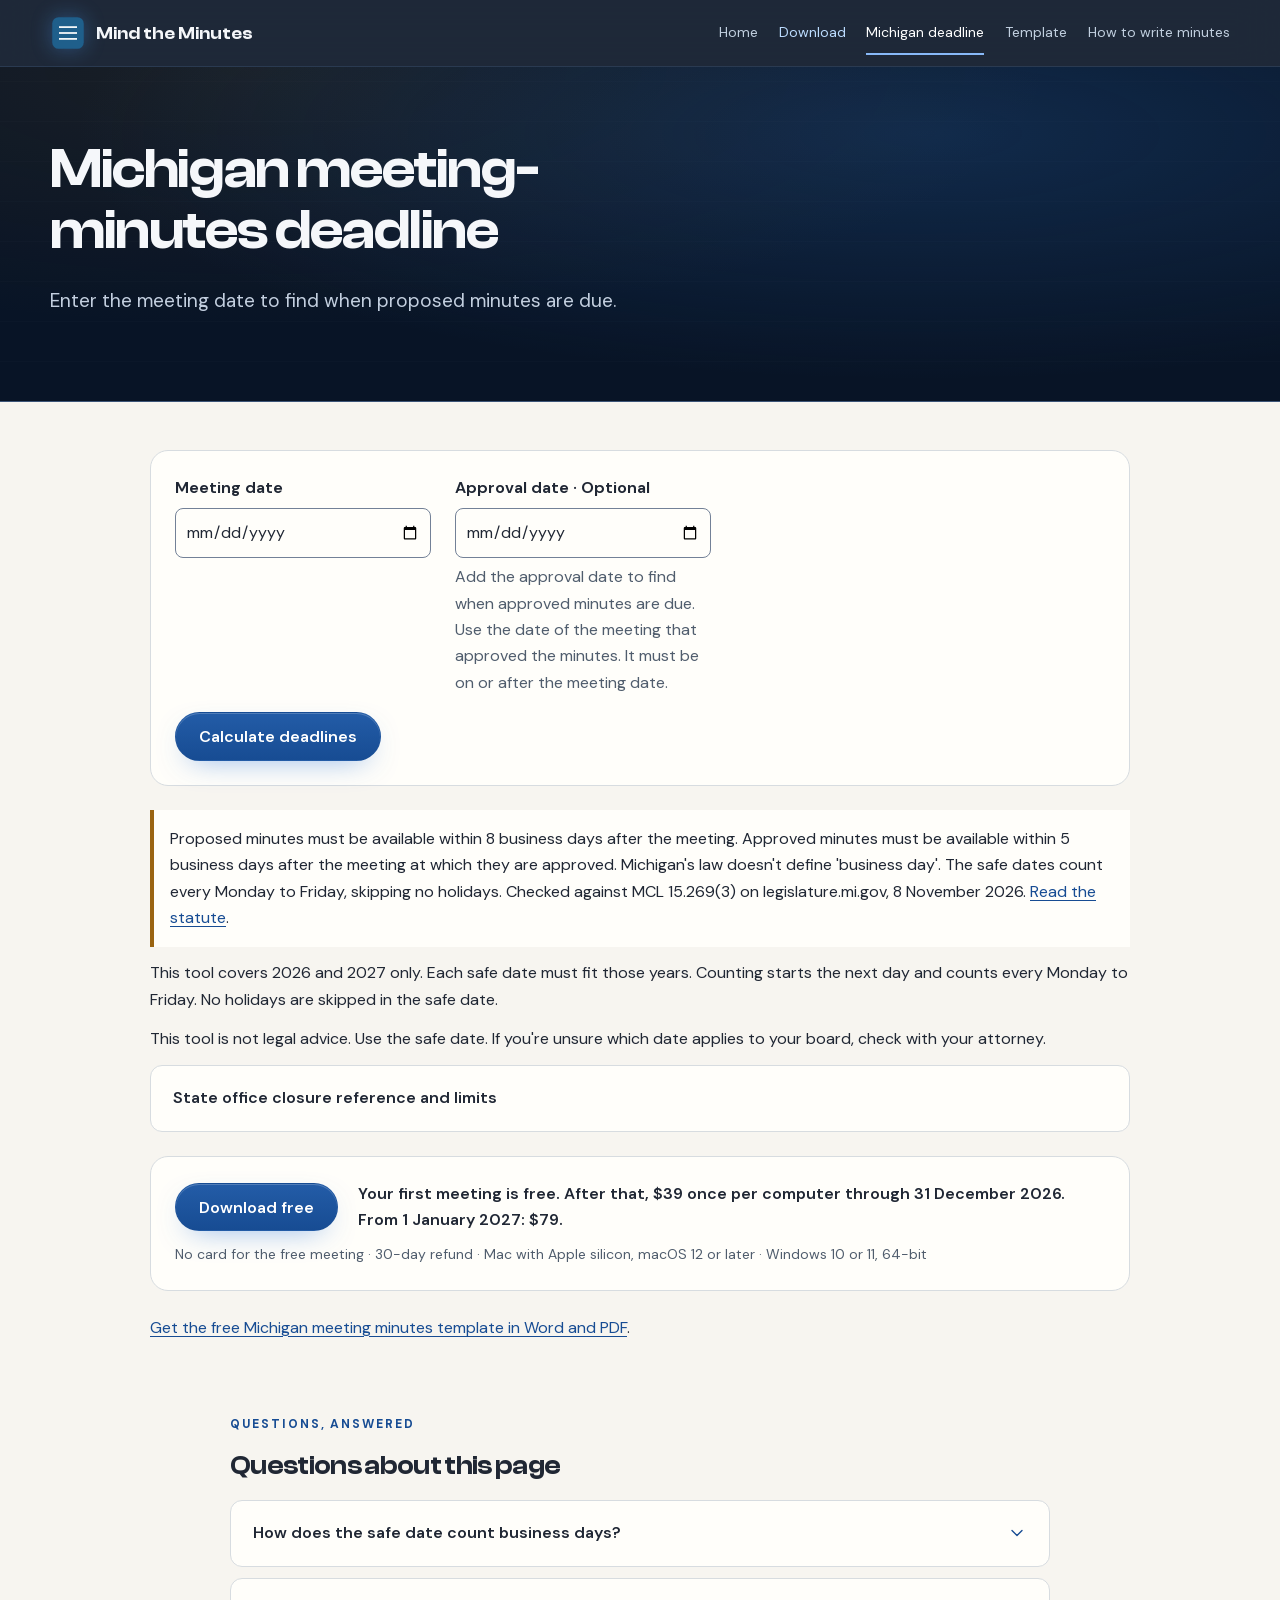
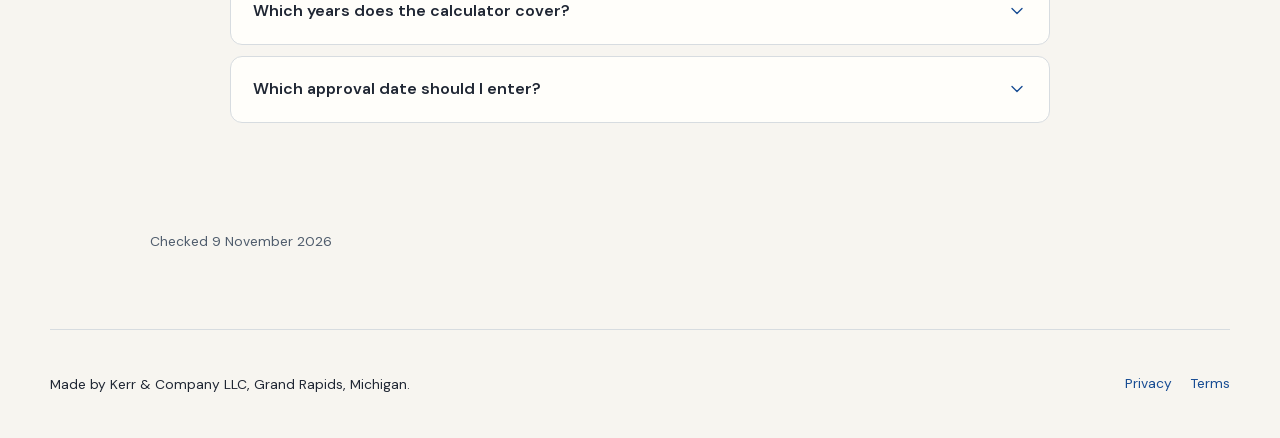
<file: michigan-minutes-deadline/index.html>
<!doctype html>
<html lang="en">
<head>
  <meta charset="utf-8">
  <meta name="viewport" content="width=device-width, initial-scale=1">
  <title>Michigan minutes deadline: 8 business days | Mind the Minutes</title>
  <meta name="description" content="Count business days for Michigan meeting minutes with this free deadline calculator.">
  <link rel="canonical" href="https://mindtheminutes.com/michigan-minutes-deadline/">
  <meta property="og:title" content="Michigan minutes deadline: 8 business days | Mind the Minutes">
  <meta property="og:description" content="Count business days for Michigan meeting minutes with this free deadline calculator.">
  <meta property="og:image" content="https://mindtheminutes.com/og.png">
  <meta property="og:url" content="https://mindtheminutes.com/michigan-minutes-deadline/">
  <meta property="og:type" content="website">
<meta name="msvalidate.01" content="34D102FD9C044A2BDA597B176842725B">
  <meta name="theme-color" content="#174c93">
  <link rel="preload" as="font" type="font/woff2" href="/fonts/dmsans-latin.woff2" crossorigin>
  <link rel="preload" as="font" type="font/woff2" href="/fonts/clashdisplay-600.woff2" crossorigin>
  <link rel="stylesheet" href="/style.css">
  <script defer src="/site.js"></script>
  <link rel="icon" href="/favicon.ico" sizes="16x16 32x32 48x48">
  <link rel="icon" href="/favicon-96.png" sizes="96x96" type="image/png">
  <link rel="apple-touch-icon" href="/apple-touch-icon.png" sizes="180x180">
  <script defer data-domain="mindtheminutes.com" src="https://plausible.io/js/script.tagged-events.js"></script>
</head>
<body>
  <a class="skip" href="#main">Skip to content</a>
  <header class="app-bar">
    <div class="header-inner">
      <a class="brand" href="/" aria-label="Mind the Minutes home"><svg class="app-mark" viewBox="0 0 1024 1024" width="32" height="32" aria-hidden="true" focusable="false">
      <rect x="64" y="64" width="896" height="896" rx="180" fill="#1f5f8b"/>
      <g fill="#ffffff">
        <rect x="256" y="320" width="512" height="48"/>
        <rect x="256" y="488" width="512" height="48"/>
        <rect x="256" y="656" width="512" height="48"/>
      </g>
    </svg><span>Mind the Minutes</span></a>
      <nav aria-label="Main navigation">
        <a href="/">Home</a>
        <a href="/download/">Download</a>
        <a href="/michigan-minutes-deadline/" aria-current="page">Michigan deadline</a>
        <a href="/michigan-minutes-template/">Template</a>
        <a href="/how-to-write-meeting-minutes/">How to write minutes</a>
      </nav>
    </div>
  </header>
  <main id="main" class="page-content" tabindex="-1">
    <div class="page-hero"><h1>Michigan meeting-minutes deadline</h1>
    <p class="lede">Enter the meeting date to find when proposed minutes are due.</p></div>
    <form id="calculator" aria-describedby="coverage">
      <noscript><p class="warning">Turn on JavaScript to use this calculator.</p></noscript>
      <div class="date-fields">
        <div>
          <label for="meeting">Meeting date</label>
          <input id="meeting" name="meeting" type="date" min="2026-01-01" max="2027-12-31" required>
        </div>
        <div>
          <label for="approval">Approval date <span>· Optional</span></label>
          <input id="approval" name="approval" type="date" min="2026-01-01" max="2027-12-31" aria-describedby="approval-help">
          <p class="hint" id="approval-help">Add the approval date to find when approved minutes are due. Use the date of the meeting that approved the minutes. It must be on or after the meeting date.</p>
        </div>
      </div>
      <button type="submit">Calculate deadlines</button>
      <p id="error" role="alert"></p>
    </form>
    <section class="results" id="results" aria-labelledby="results-title" aria-live="polite" aria-atomic="true" hidden>
      <h2 id="results-title">Your safe deadlines</h2>
      <p>Use these dates to avoid counting a holiday that your office was open.</p>
      <dl>
        <dt>Proposed minutes safe date</dt><dd><strong class="safe-date" id="proposed-due"></strong></dd>
        <dt>Approved minutes safe date</dt><dd><strong class="safe-date" id="approved-due"></strong></dd>
      </dl>
      <h3>If your office was closed</h3>
      <p>The dates below are conditional. Confirm which days your office was closed before using a later date.</p>
      <h4>Proposed minutes closure window</h4>
      <p id="proposed-closure-note"></p>
      <ul id="proposed-closures"></ul>
      <h4>Approved minutes closure window</h4>
      <p id="approved-closure-note"></p>
      <ul id="approved-closures"></ul>
    </section>
    <p class="warning" id="statute">Proposed minutes must be available within 8 business days after the meeting. Approved minutes must be available within 5 business days after the meeting at which they are approved. Michigan&#x27;s law doesn&#x27;t define &#x27;business day&#x27;. The safe dates count every Monday to Friday, skipping no holidays. Checked against MCL 15.269(3) on legislature.mi.gov, 8 November 2026. <a href="https://www.legislature.mi.gov/Laws/MCL?objectName=mcl-15-269">Read the statute</a>.</p>
    <p id="coverage">This tool covers 2026 and 2027 only. Each safe date must fit those years. Counting starts the next day and counts every Monday to Friday. No holidays are skipped in the safe date.</p>
    <p>This tool is not legal advice. Use the safe date. If you're unsure which date applies to your board, check with your attorney.</p>
    <details>
      <summary>State office closure reference and limits</summary>
      <p id="source-note"></p>
      <ul id="holiday-list"></ul>
    </details>
    <div class="download-step">
      <div class="download-row">
        <a class="button plausible-event-name=Download+free" href="/download/?src=michigan-minutes-deadline">Download free</a>
        <p class="price">Your first meeting is free. After that, $39 once per computer through 31 December 2026. From 1 January 2027: $79.</p>
      </div>
      <p class="download-details">No card for the free meeting · 30-day refund · Mac with Apple silicon, macOS 12 or later · Windows 10 or 11, 64-bit</p>
      <p class="mobile-link"><a href="mailto:?subject=Mind%20the%20Minutes%20download&amp;body=https%3A%2F%2Fmindtheminutes.com%2Fdownload%2F">Send the Mac link to yourself</a></p>
    </div>

    <p><a href="/michigan-minutes-template/">Get the free Michigan meeting minutes template in Word and PDF</a>.</p>
<section class="faq-section"><div class="faq"><p class="kicker">Questions, answered</p><h2>Questions about this page</h2>
<details><summary>How does the safe date count business days?<svg viewBox="0 0 24 24" fill="none" stroke="currentColor" stroke-width="1.6" stroke-linecap="round" stroke-linejoin="round" aria-hidden="true"><path d="m6 9 6 6 6-6"/></svg></summary><p>Counting starts the next day and counts every Monday to Friday. No holidays are skipped in the safe date.</p></details>
<details><summary>Which years does the calculator cover?<svg viewBox="0 0 24 24" fill="none" stroke="currentColor" stroke-width="1.6" stroke-linecap="round" stroke-linejoin="round" aria-hidden="true"><path d="m6 9 6 6 6-6"/></svg></summary><p>This tool covers 2026 and 2027 only. Each safe date must fit those years.</p></details>
<details><summary>Which approval date should I enter?<svg viewBox="0 0 24 24" fill="none" stroke="currentColor" stroke-width="1.6" stroke-linecap="round" stroke-linejoin="round" aria-hidden="true"><path d="m6 9 6 6 6-6"/></svg></summary><p>Use the date of the meeting that approved the minutes. It must be on or after the meeting date.</p></details></div>
</section>




    <p class="checked">Checked 9 November 2026</p>
  </main>
  <footer>
    <p>Made by Kerr &amp; Company LLC, Grand Rapids, Michigan.</p>
    <nav aria-label="Footer"><a href="/privacy/">Privacy</a> <a href="/terms/">Terms</a></nav>
  </footer>
<script type="application/ld+json">{
  "@context": "https://schema.org",
  "@type": "FAQPage",
  "mainEntity": [
    {
      "@type": "Question",
      "name": "How does the safe date count business days?",
      "acceptedAnswer": {
        "@type": "Answer",
        "text": "Counting starts the next day and counts every Monday to Friday. No holidays are skipped in the safe date."
      }
    },
    {
      "@type": "Question",
      "name": "Which years does the calculator cover?",
      "acceptedAnswer": {
        "@type": "Answer",
        "text": "This tool covers 2026 and 2027 only. Each safe date must fit those years."
      }
    },
    {
      "@type": "Question",
      "name": "Which approval date should I enter?",
      "acceptedAnswer": {
        "@type": "Answer",
        "text": "Use the date of the meeting that approved the minutes. It must be on or after the meeting date."
      }
    }
  ]
}</script>
<script id="holiday-data" type="application/json">{
  "state": "MI",
  "years": [
    2026,
    2027
  ],
  "source_note": "This state office closure list is a reference, not the law. It may not match your office. Dates were entered offline using calendar rules, not checked against a downloaded state schedule. Only use a later date after confirming your office's closures.",
  "holidays": {
    "2026-01-01": "New Year's Day",
    "2026-01-19": "Martin Luther King Jr. Day",
    "2026-02-16": "Presidents Day",
    "2026-05-25": "Memorial Day",
    "2026-06-19": "Juneteenth",
    "2026-07-03": "Independence Day observed",
    "2026-09-07": "Labor Day",
    "2026-11-03": "Election Day",
    "2026-11-11": "Veterans Day",
    "2026-11-26": "Thanksgiving Day",
    "2026-11-27": "Day after Thanksgiving",
    "2026-12-24": "Christmas Eve",
    "2026-12-25": "Christmas Day",
    "2026-12-31": "New Year's Eve",
    "2027-01-01": "New Year's Day",
    "2027-01-18": "Martin Luther King Jr. Day",
    "2027-02-15": "Presidents Day",
    "2027-05-31": "Memorial Day",
    "2027-06-18": "Juneteenth observed",
    "2027-07-05": "Independence Day observed",
    "2027-09-06": "Labor Day",
    "2027-11-11": "Veterans Day",
    "2027-11-25": "Thanksgiving Day",
    "2027-11-26": "Day after Thanksgiving",
    "2027-12-23": "Christmas Eve observed",
    "2027-12-24": "Christmas Day observed",
    "2027-12-30": "New Year's Eve observed",
    "2027-12-31": "New Year's Day 2028 observed"
  }
}</script>
<script id="deadline-logic">
    "use strict";
    const CALENDAR = JSON.parse(document.getElementById("holiday-data").textContent);
    const HOLIDAYS = new Set(Object.keys(CALENDAR.holidays));

    function parseDate(value) {
      if (typeof value !== "string" || !/^\d{4}-\d{2}-\d{2}$/.test(value)) {
        throw new Error("Use a valid date in YYYY-MM-DD form.");
      }
      const day = new Date(value + "T00:00:00Z");
      if (!Number.isFinite(day.getTime()) || day.toISOString().slice(0, 10) !== value) {
        throw new Error("Use a valid date in YYYY-MM-DD form.");
      }
      return day;
    }

    function checkYear(day) {
      if (!CALENDAR.years.includes(day.getUTCFullYear())) {
        throw new Error("This tool covers only 2026 and 2027. The safe counting period must fit those years.");
      }
    }

    function addBusinessDays(day, count) {
      day = new Date(day.getTime());
      checkYear(day);
      if (!Number.isInteger(count) || count < 0) {
        throw new Error("Business day count must be a whole number of zero or more.");
      }
      while (count > 0) {
        day.setUTCDate(day.getUTCDate() + 1);
        checkYear(day);
        const weekday = day.getUTCDay();
        if (weekday !== 0 && weekday !== 6) {
          count -= 1;
        }
      }
      return day;
    }

    function officeClosureScenario(day, count) {
      day = new Date(day.getTime());
      const closures = [];
      while (count > 0) {
        day.setUTCDate(day.getUTCDate() + 1);
        if (!CALENDAR.years.includes(day.getUTCFullYear())) {
          return {due: null, closures, beyond_coverage: true};
        }
        const weekday = day.getUTCDay();
        if (weekday !== 0 && weekday !== 6) {
          const value = day.toISOString().slice(0, 10);
          if (HOLIDAYS.has(value)) {
            closures.push({date: value, name: CALENDAR.holidays[value]});
          } else {
            count -= 1;
          }
        }
      }
      return {due: day.toISOString().slice(0, 10), closures, beyond_coverage: false};
    }

    function calculateDeadlines(meetingDate, approvedDate = null, state = "MI") {
      if (state !== "MI") throw new Error("Only MI is supported.");
      const meeting = parseDate(meetingDate);
      const approved = approvedDate === null ? null : parseDate(approvedDate);
      if (approved !== null && approved < meeting) {
        throw new Error("Approval date must be on or after the meeting date.");
      }
      return {
        state, meeting_date: meetingDate, approved_date: approvedDate,
        proposed_due: addBusinessDays(meeting, 8).toISOString().slice(0, 10),
        approved_due: approved === null ? null : addBusinessDays(approved, 5).toISOString().slice(0, 10),
        proposed_if_closed: officeClosureScenario(meeting, 8),
        approved_if_closed: approved === null ? null : officeClosureScenario(approved, 5),
        source_note: CALENDAR.source_note
      };
    }
  </script>
<script id="deadline-ui">
    const form = document.getElementById("calculator");
    const results = document.getElementById("results");
    const error = document.getElementById("error");
    function clearResults() {
      results.hidden = true;
      error.textContent = "";
    }
    form.addEventListener("input", clearResults);
    form.addEventListener("invalid", clearResults, true);
    function formatDate(value) {
      return parseDate(value).toLocaleDateString("en-US", {
        timeZone: "UTC", weekday: "long", year: "numeric", month: "long", day: "numeric"
      });
    }
    function showClosures(prefix, scenario) {
      const note = document.getElementById(prefix + "-closure-note");
      const list = document.getElementById(prefix + "-closures");
      list.replaceChildren();
      if (scenario === null) {
        note.textContent = "Add an approval date to see this closure window.";
        return;
      }
      if (scenario.beyond_coverage) {
        note.textContent = "The closure scenario runs past 2027. Use the safe date until you confirm your office's deadline.";
      } else if (scenario.closures.length === 0) {
        note.textContent = "No listed state office closures fall in this window.";
      } else {
        note.textContent = "If your office was closed on any of these days in the window, you may have until "
          + formatDate(scenario.due) + ". This later date assumes your office was closed on every listed day. "
          + "If it was open on any listed day, its deadline may be earlier. Other office closures are not included.";
      }
      for (const closure of scenario.closures) {
        const item = document.createElement("li");
        item.textContent = formatDate(closure.date) + ": " + closure.name;
        list.appendChild(item);
      }
    }
    form.addEventListener("submit", function (event) {
      event.preventDefault();
      clearResults();
      try {
        const result = calculateDeadlines(
          document.getElementById("meeting").value,
          document.getElementById("approval").value || null
        );
        document.getElementById("proposed-due").textContent = formatDate(result.proposed_due);
        document.getElementById("approved-due").textContent = result.approved_due
          ? formatDate(result.approved_due) : "Add an approval date to calculate this deadline.";
        showClosures("proposed", result.proposed_if_closed);
        showClosures("approved", result.approved_if_closed);
        results.hidden = false;
      } catch (problem) {
        error.textContent = problem.message;
      }
    });
    document.getElementById("source-note").textContent = CALENDAR.source_note;
    for (const [day, name] of Object.entries(CALENDAR.holidays)) {
      const item = document.createElement("li");
      item.textContent = formatDate(day) + ": " + name;
      document.getElementById("holiday-list").appendChild(item);
    }
  </script>
</body>
</html>
</file>
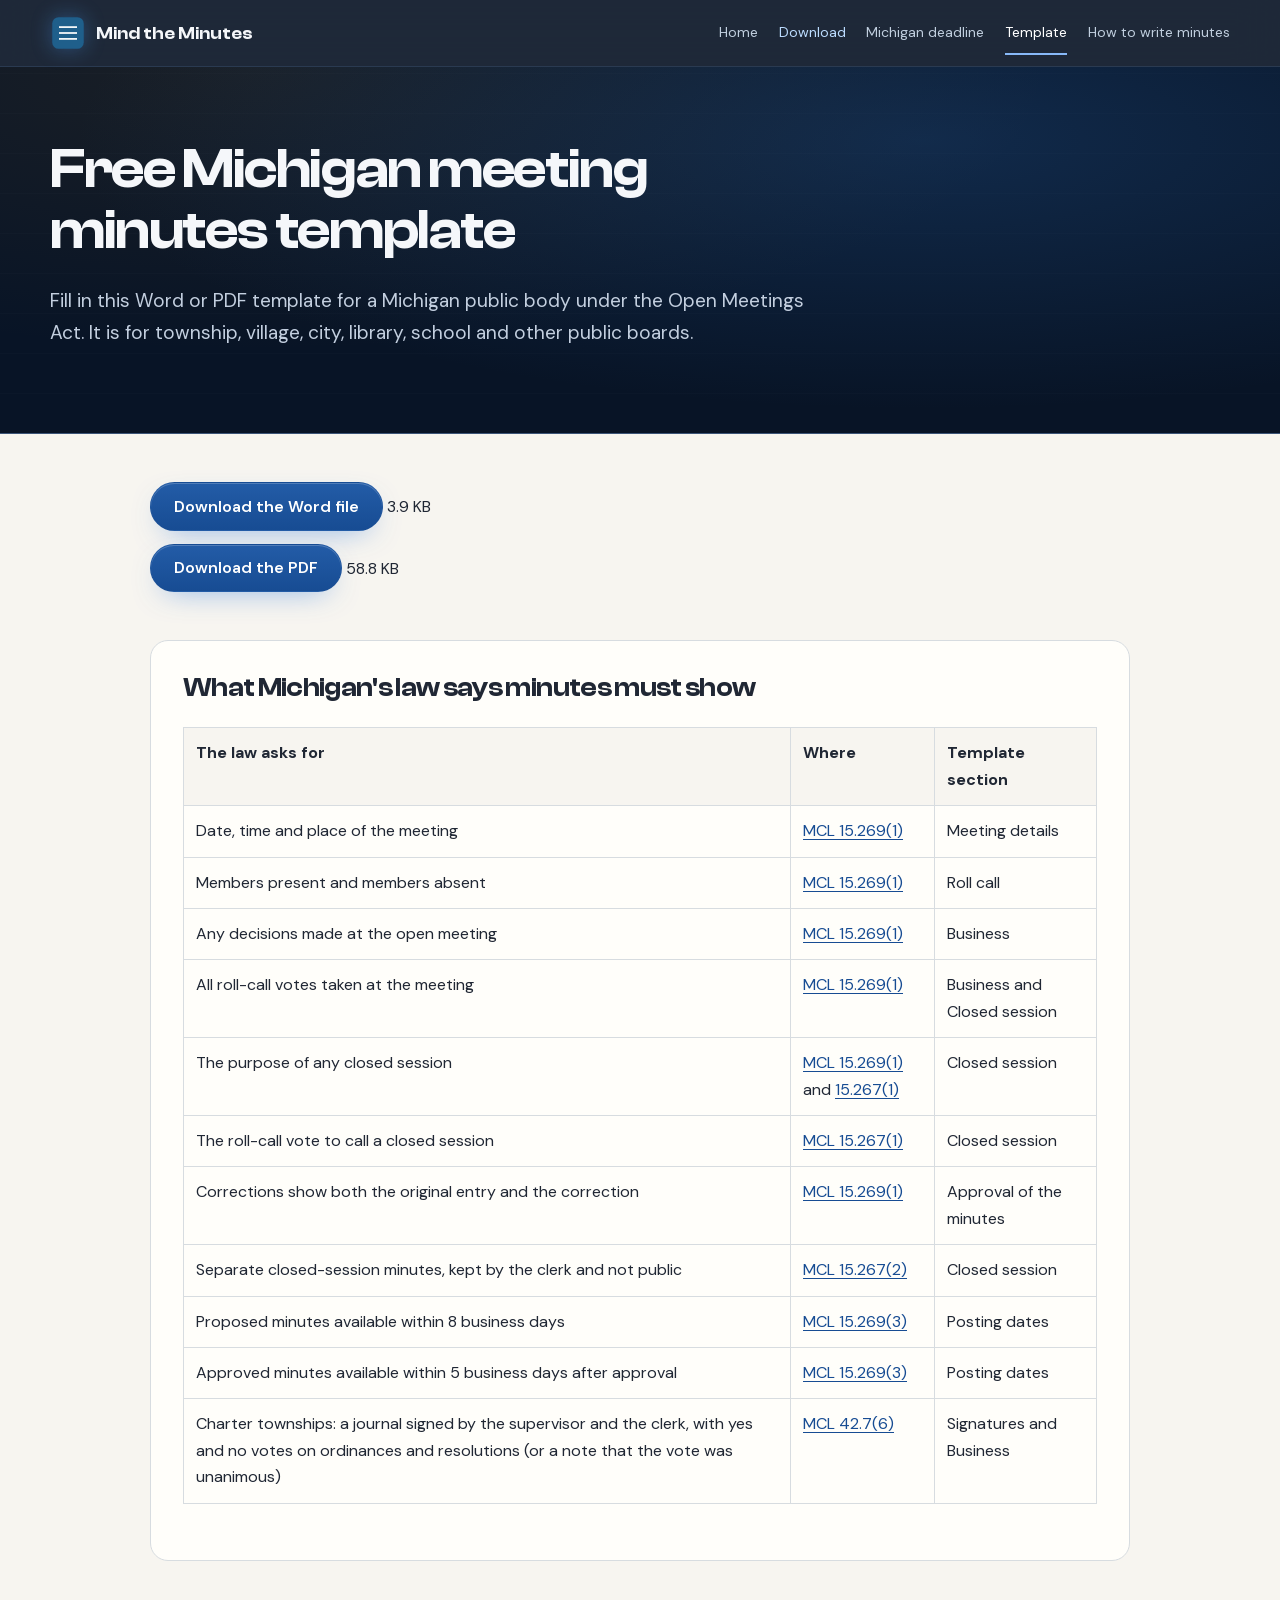
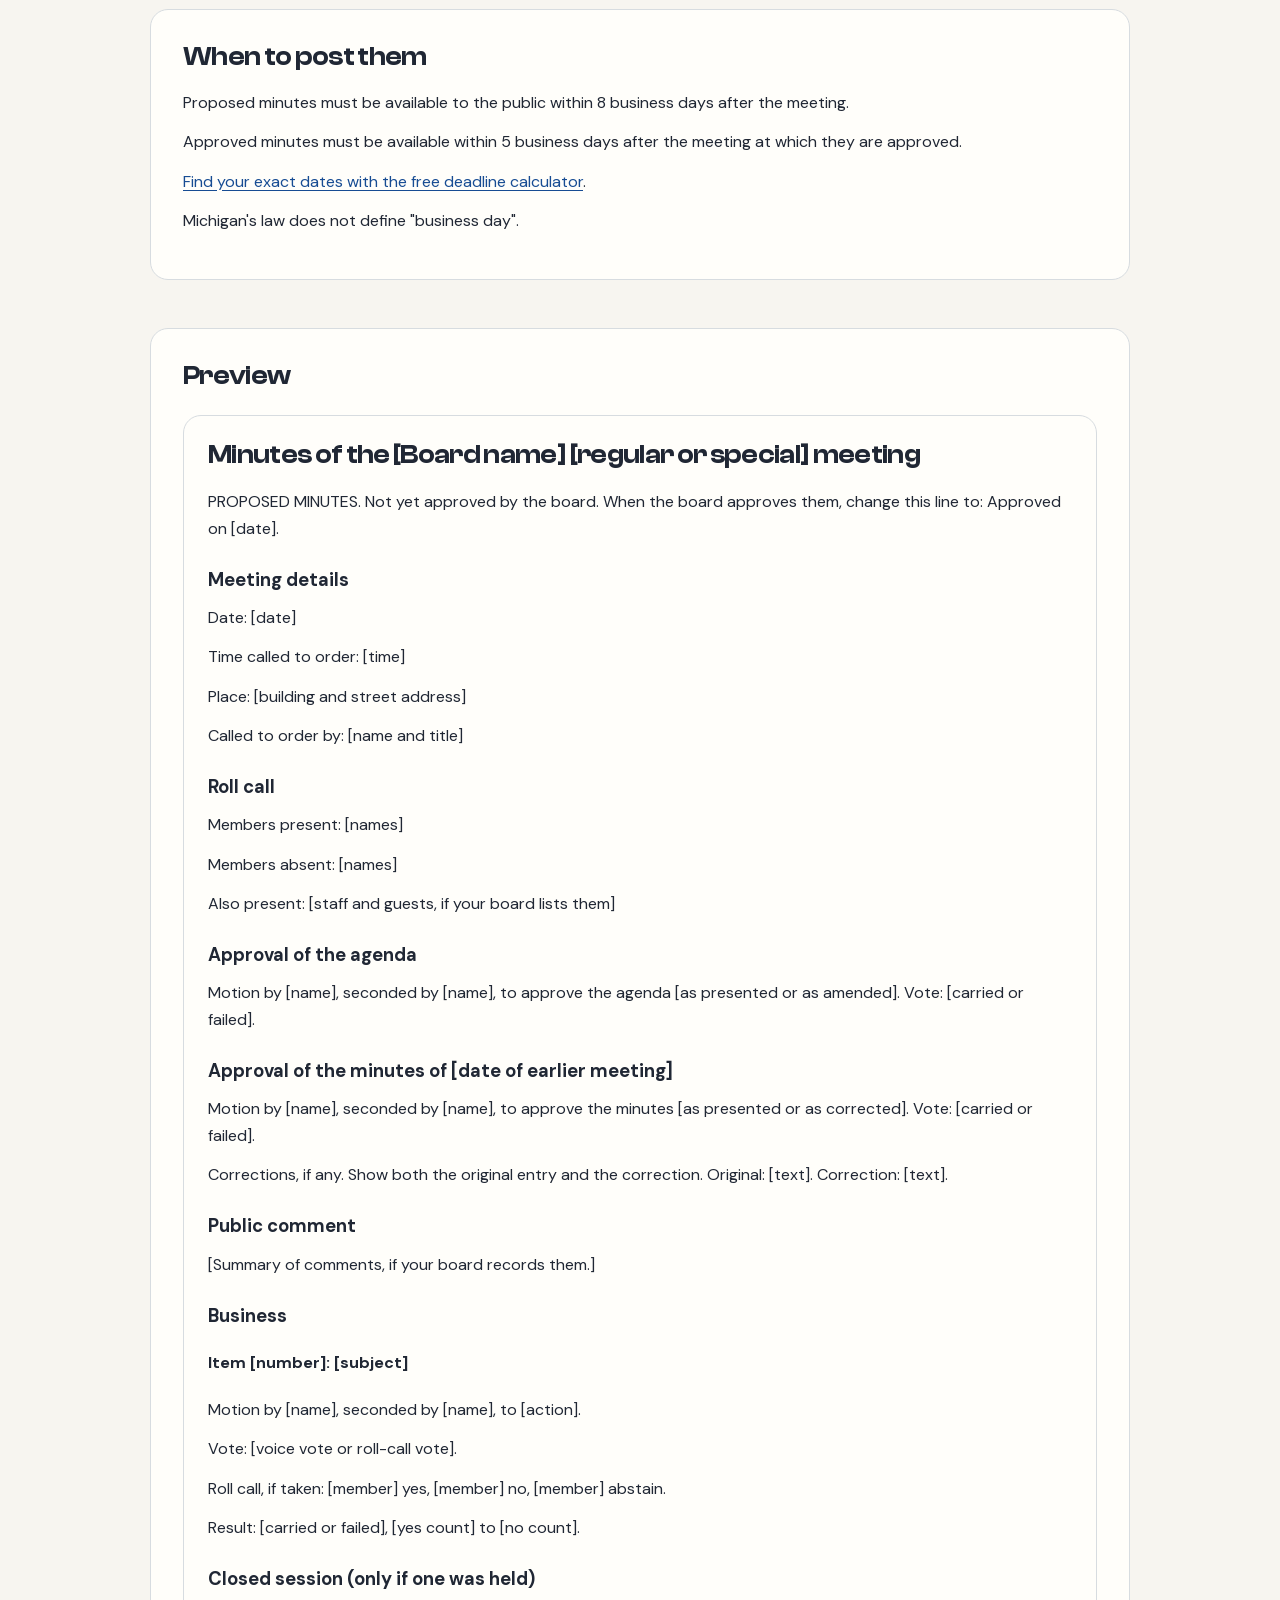
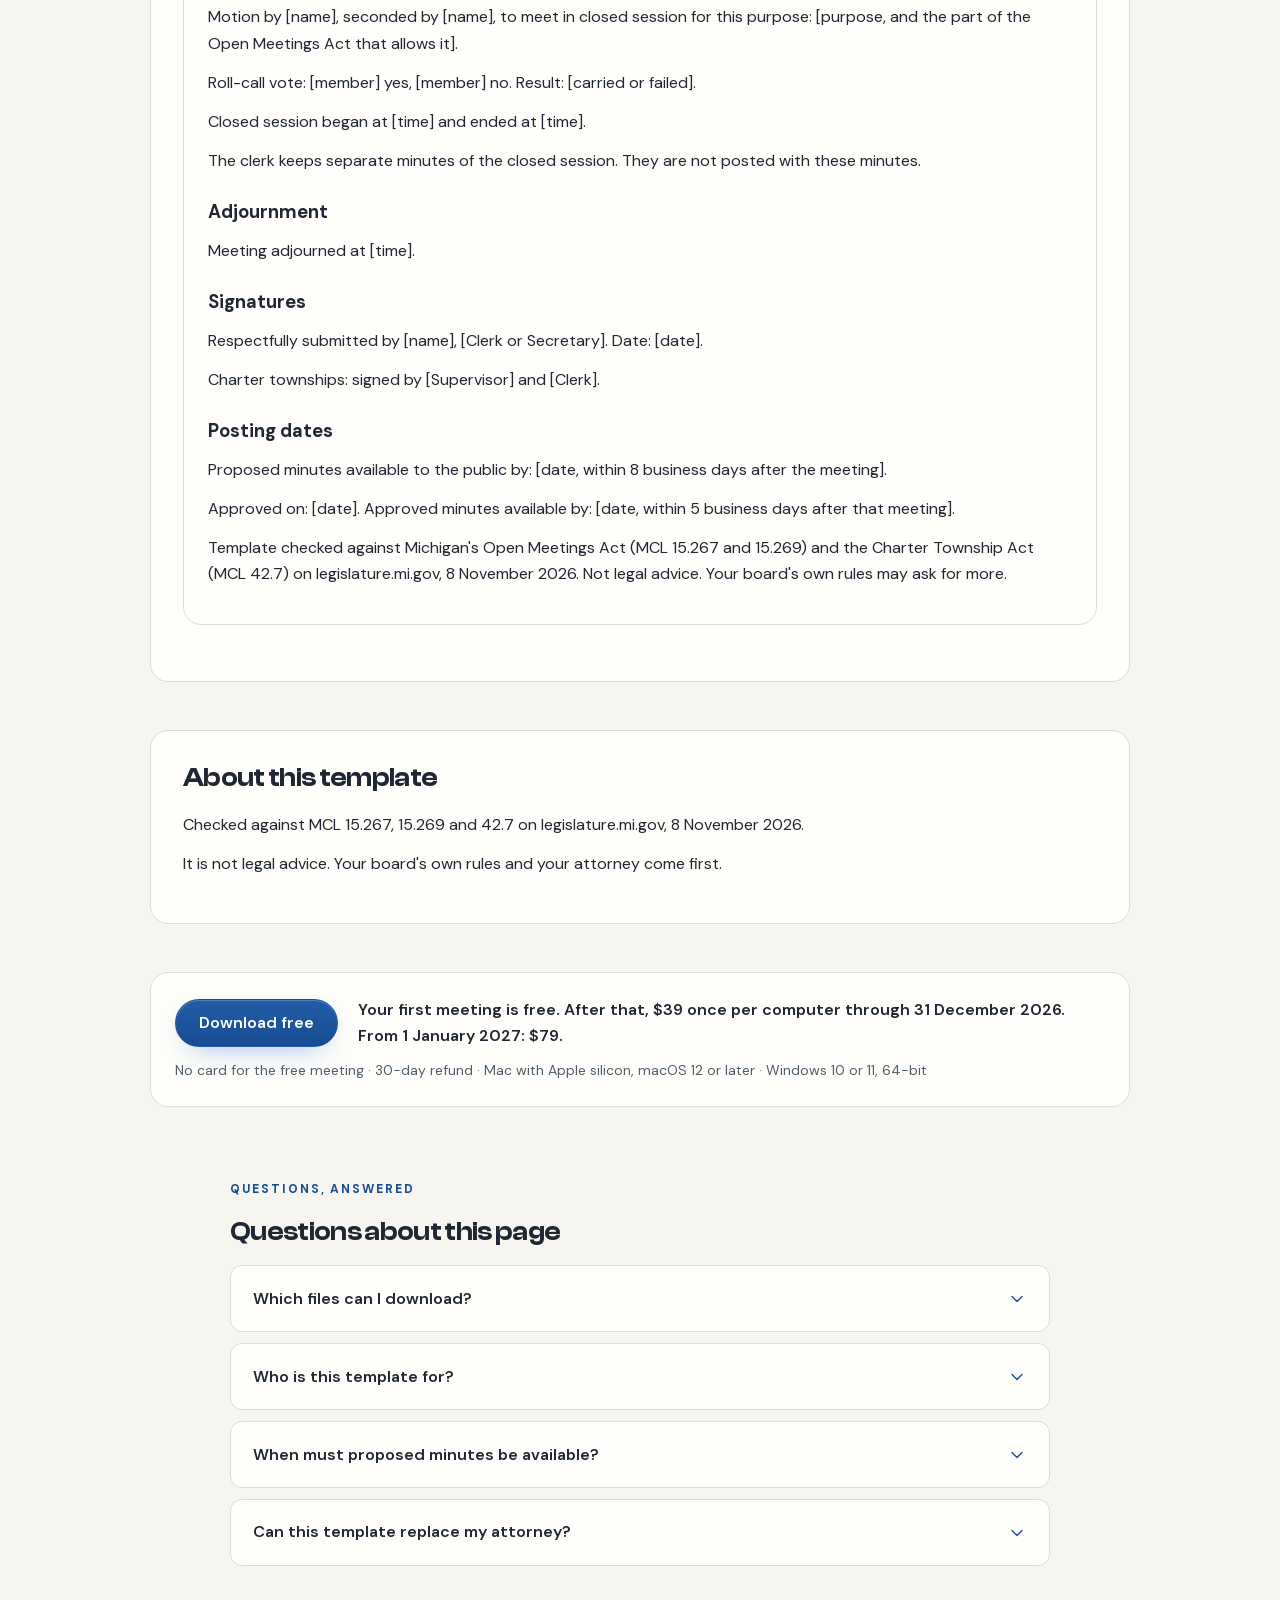
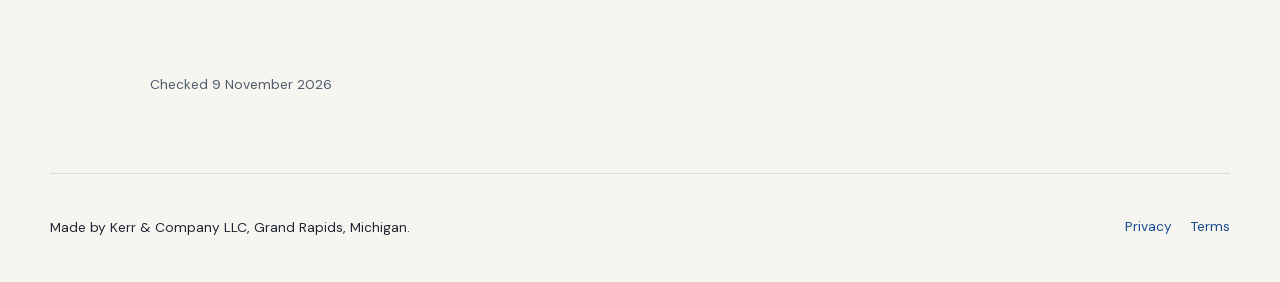
<file: michigan-minutes-template/index.html>
<!doctype html>
<html lang="en">
<head>
  <meta charset="utf-8">
  <meta name="viewport" content="width=device-width, initial-scale=1">
  <title>Free Michigan meeting minutes template (Word and PDF) | Mind the Minutes</title>
  <meta name="description" content="Free Word and PDF meeting minutes template that follows what Michigan&#x27;s Open Meetings Act says minutes must show.">
  <link rel="canonical" href="https://mindtheminutes.com/michigan-minutes-template/">
  <meta property="og:title" content="Free Michigan meeting minutes template (Word and PDF) | Mind the Minutes">
  <meta property="og:description" content="Free Word and PDF meeting minutes template that follows what Michigan&#x27;s Open Meetings Act says minutes must show.">
  <meta property="og:image" content="https://mindtheminutes.com/og.png">
  <meta property="og:url" content="https://mindtheminutes.com/michigan-minutes-template/">
  <meta property="og:type" content="website">
<meta name="msvalidate.01" content="34D102FD9C044A2BDA597B176842725B">
  <meta name="theme-color" content="#174c93">
  <link rel="preload" as="font" type="font/woff2" href="/fonts/dmsans-latin.woff2" crossorigin>
  <link rel="preload" as="font" type="font/woff2" href="/fonts/clashdisplay-600.woff2" crossorigin>
  <link rel="stylesheet" href="/style.css">
  <script defer src="/site.js"></script>
  <link rel="icon" href="/favicon.ico" sizes="16x16 32x32 48x48">
  <link rel="icon" href="/favicon-96.png" sizes="96x96" type="image/png">
  <link rel="apple-touch-icon" href="/apple-touch-icon.png" sizes="180x180">
  <script defer data-domain="mindtheminutes.com" src="https://plausible.io/js/script.tagged-events.js"></script>
</head>
<body>
  <a class="skip" href="#main">Skip to content</a>
  <header class="app-bar">
    <div class="header-inner">
      <a class="brand" href="/" aria-label="Mind the Minutes home"><svg class="app-mark" viewBox="0 0 1024 1024" width="32" height="32" aria-hidden="true" focusable="false">
      <rect x="64" y="64" width="896" height="896" rx="180" fill="#1f5f8b"/>
      <g fill="#ffffff">
        <rect x="256" y="320" width="512" height="48"/>
        <rect x="256" y="488" width="512" height="48"/>
        <rect x="256" y="656" width="512" height="48"/>
      </g>
    </svg><span>Mind the Minutes</span></a>
      <nav aria-label="Main navigation">
        <a href="/">Home</a>
        <a href="/download/">Download</a>
        <a href="/michigan-minutes-deadline/">Michigan deadline</a>
        <a href="/michigan-minutes-template/" aria-current="page">Template</a>
        <a href="/how-to-write-meeting-minutes/">How to write minutes</a>
      </nav>
    </div>
  </header>
  <main id="main" class="page-content" tabindex="-1">
    <div class="page-hero"><h1>Free Michigan meeting minutes template</h1>
    <p class="lede">Fill in this Word or PDF template for a Michigan public body under the Open Meetings Act. It is for township, village, city, library, school and other public boards.</p></div>
    <p><a class="button" href="michigan-minutes-template.docx" download>Download the Word file</a> 3.9 KB</p>
    <p><a class="button" href="michigan-minutes-template.pdf" download>Download the PDF</a> 58.8 KB</p>

    <section aria-labelledby="requirements-title">
      <h2 id="requirements-title">What Michigan's law says minutes must show</h2>
      <div class="template-table" role="region" aria-labelledby="requirements-title" tabindex="0">
        <table>
          <thead><tr><th scope="col">The law asks for</th><th scope="col">Where</th><th scope="col">Template section</th></tr></thead>
          <tbody>
<tr><td>Date, time and place of the meeting</td><td><a href="https://www.legislature.mi.gov/Laws/MCL?objectName=mcl-15-269">MCL 15.269(1)</a></td><td>Meeting details</td></tr>
<tr><td>Members present and members absent</td><td><a href="https://www.legislature.mi.gov/Laws/MCL?objectName=mcl-15-269">MCL 15.269(1)</a></td><td>Roll call</td></tr>
<tr><td>Any decisions made at the open meeting</td><td><a href="https://www.legislature.mi.gov/Laws/MCL?objectName=mcl-15-269">MCL 15.269(1)</a></td><td>Business</td></tr>
<tr><td>All roll-call votes taken at the meeting</td><td><a href="https://www.legislature.mi.gov/Laws/MCL?objectName=mcl-15-269">MCL 15.269(1)</a></td><td>Business and Closed session</td></tr>
<tr><td>The purpose of any closed session</td><td><a href="https://www.legislature.mi.gov/Laws/MCL?objectName=mcl-15-269">MCL 15.269(1)</a> and <a href="https://www.legislature.mi.gov/Laws/MCL?objectName=mcl-15-267">15.267(1)</a></td><td>Closed session</td></tr>
<tr><td>The roll-call vote to call a closed session</td><td><a href="https://www.legislature.mi.gov/Laws/MCL?objectName=mcl-15-267">MCL 15.267(1)</a></td><td>Closed session</td></tr>
<tr><td>Corrections show both the original entry and the correction</td><td><a href="https://www.legislature.mi.gov/Laws/MCL?objectName=mcl-15-269">MCL 15.269(1)</a></td><td>Approval of the minutes</td></tr>
<tr><td>Separate closed-session minutes, kept by the clerk and not public</td><td><a href="https://www.legislature.mi.gov/Laws/MCL?objectName=mcl-15-267">MCL 15.267(2)</a></td><td>Closed session</td></tr>
<tr><td>Proposed minutes available within 8 business days</td><td><a href="https://www.legislature.mi.gov/Laws/MCL?objectName=mcl-15-269">MCL 15.269(3)</a></td><td>Posting dates</td></tr>
<tr><td>Approved minutes available within 5 business days after approval</td><td><a href="https://www.legislature.mi.gov/Laws/MCL?objectName=mcl-15-269">MCL 15.269(3)</a></td><td>Posting dates</td></tr>
<tr><td>Charter townships: a journal signed by the supervisor and the clerk, with yes and no votes on ordinances and resolutions (or a note that the vote was unanimous)</td><td><a href="https://www.legislature.mi.gov/Laws/MCL?objectName=mcl-42-7">MCL 42.7(6)</a></td><td>Signatures and Business</td></tr>
          </tbody>
        </table>
      </div>
    </section>

    <section aria-labelledby="posting-title">
      <h2 id="posting-title">When to post them</h2>
      <p>Proposed minutes must be available to the public within 8 business days after the meeting.</p>
      <p>Approved minutes must be available within 5 business days after the meeting at which they are approved.</p>
      <p><a href="/michigan-minutes-deadline/">Find your exact dates with the free deadline calculator</a>.</p>
      <p>Michigan's law does not define "business day".</p>
    </section>

    <section aria-labelledby="preview-title">
      <h2 id="preview-title">Preview</h2>
      <div class="results template-preview">
<h2>Minutes of the [Board name] [regular or special] meeting</h2>
<p>PROPOSED MINUTES. Not yet approved by the board. When the board approves them, change this line to: Approved on [date].</p>
<h3>Meeting details</h3>
<p>Date: [date]</p>
<p>Time called to order: [time]</p>
<p>Place: [building and street address]</p>
<p>Called to order by: [name and title]</p>
<h3>Roll call</h3>
<p>Members present: [names]</p>
<p>Members absent: [names]</p>
<p>Also present: [staff and guests, if your board lists them]</p>
<h3>Approval of the agenda</h3>
<p>Motion by [name], seconded by [name], to approve the agenda [as presented or as amended]. Vote: [carried or failed].</p>
<h3>Approval of the minutes of [date of earlier meeting]</h3>
<p>Motion by [name], seconded by [name], to approve the minutes [as presented or as corrected]. Vote: [carried or failed].</p>
<p>Corrections, if any. Show both the original entry and the correction. Original: [text]. Correction: [text].</p>
<h3>Public comment</h3>
<p>[Summary of comments, if your board records them.]</p>
<h3>Business</h3>
<h4>Item [number]: [subject]</h4>
<p>Motion by [name], seconded by [name], to [action].</p>
<p>Vote: [voice vote or roll-call vote].</p>
<p>Roll call, if taken: [member] yes, [member] no, [member] abstain.</p>
<p>Result: [carried or failed], [yes count] to [no count].</p>
<h3>Closed session (only if one was held)</h3>
<p>Motion by [name], seconded by [name], to meet in closed session for this purpose: [purpose, and the part of the Open Meetings Act that allows it].</p>
<p>Roll-call vote: [member] yes, [member] no. Result: [carried or failed].</p>
<p>Closed session began at [time] and ended at [time].</p>
<p>The clerk keeps separate minutes of the closed session. They are not posted with these minutes.</p>
<h3>Adjournment</h3>
<p>Meeting adjourned at [time].</p>
<h3>Signatures</h3>
<p>Respectfully submitted by [name], [Clerk or Secretary]. Date: [date].</p>
<p>Charter townships: signed by [Supervisor] and [Clerk].</p>
<h3>Posting dates</h3>
<p>Proposed minutes available to the public by: [date, within 8 business days after the meeting].</p>
<p>Approved on: [date]. Approved minutes available by: [date, within 5 business days after that meeting].</p>
<p>Template checked against Michigan&#x27;s Open Meetings Act (MCL 15.267 and 15.269) and the Charter Township Act (MCL 42.7) on legislature.mi.gov, 8 November 2026. Not legal advice. Your board&#x27;s own rules may ask for more.</p>
      </div>
    </section>

    <section aria-labelledby="about-title">
      <h2 id="about-title">About this template</h2>
      <p>Checked against MCL 15.267, 15.269 and 42.7 on legislature.mi.gov, 8 November 2026.</p>
      <p>It is not legal advice. Your board's own rules and your attorney come first.</p>

    </section>
    <div class="download-step">
      <div class="download-row">
        <a class="button plausible-event-name=Download+free" href="/download/?src=michigan-minutes-template">Download free</a>
        <p class="price">Your first meeting is free. After that, $39 once per computer through 31 December 2026. From 1 January 2027: $79.</p>
      </div>
      <p class="download-details">No card for the free meeting · 30-day refund · Mac with Apple silicon, macOS 12 or later · Windows 10 or 11, 64-bit</p>
      <p class="mobile-link"><a href="mailto:?subject=Mind%20the%20Minutes%20download&amp;body=https%3A%2F%2Fmindtheminutes.com%2Fdownload%2F">Send the Mac link to yourself</a></p>
    </div>

<section class="faq-section"><div class="faq"><p class="kicker">Questions, answered</p><h2>Questions about this page</h2>
<details><summary>Which files can I download?<svg viewBox="0 0 24 24" fill="none" stroke="currentColor" stroke-width="1.6" stroke-linecap="round" stroke-linejoin="round" aria-hidden="true"><path d="m6 9 6 6 6-6"/></svg></summary><p>The free Michigan meeting minutes template is available in Word and PDF.</p></details>
<details><summary>Who is this template for?<svg viewBox="0 0 24 24" fill="none" stroke="currentColor" stroke-width="1.6" stroke-linecap="round" stroke-linejoin="round" aria-hidden="true"><path d="m6 9 6 6 6-6"/></svg></summary><p>It is for township, village, city, library, school and other public boards.</p></details>
<details><summary>When must proposed minutes be available?<svg viewBox="0 0 24 24" fill="none" stroke="currentColor" stroke-width="1.6" stroke-linecap="round" stroke-linejoin="round" aria-hidden="true"><path d="m6 9 6 6 6-6"/></svg></summary><p>Proposed minutes must be available to the public within 8 business days after the meeting.</p></details>
<details><summary>Can this template replace my attorney?<svg viewBox="0 0 24 24" fill="none" stroke="currentColor" stroke-width="1.6" stroke-linecap="round" stroke-linejoin="round" aria-hidden="true"><path d="m6 9 6 6 6-6"/></svg></summary><p>It is not legal advice. Your board&#x27;s own rules and your attorney come first.</p></details></div>
</section>

    <p class="checked">Checked 9 November 2026</p>
  </main>
  <footer>
    <p>Made by Kerr &amp; Company LLC, Grand Rapids, Michigan.</p>
    <nav aria-label="Footer"><a href="/privacy/">Privacy</a> <a href="/terms/">Terms</a></nav>
  </footer>
<script type="application/ld+json">{
  "@context": "https://schema.org",
  "@type": "FAQPage",
  "mainEntity": [
    {
      "@type": "Question",
      "name": "Which files can I download?",
      "acceptedAnswer": {
        "@type": "Answer",
        "text": "The free Michigan meeting minutes template is available in Word and PDF."
      }
    },
    {
      "@type": "Question",
      "name": "Who is this template for?",
      "acceptedAnswer": {
        "@type": "Answer",
        "text": "It is for township, village, city, library, school and other public boards."
      }
    },
    {
      "@type": "Question",
      "name": "When must proposed minutes be available?",
      "acceptedAnswer": {
        "@type": "Answer",
        "text": "Proposed minutes must be available to the public within 8 business days after the meeting."
      }
    },
    {
      "@type": "Question",
      "name": "Can this template replace my attorney?",
      "acceptedAnswer": {
        "@type": "Answer",
        "text": "It is not legal advice. Your board's own rules and your attorney come first."
      }
    }
  ]
}</script>
</body>
</html>
</file>
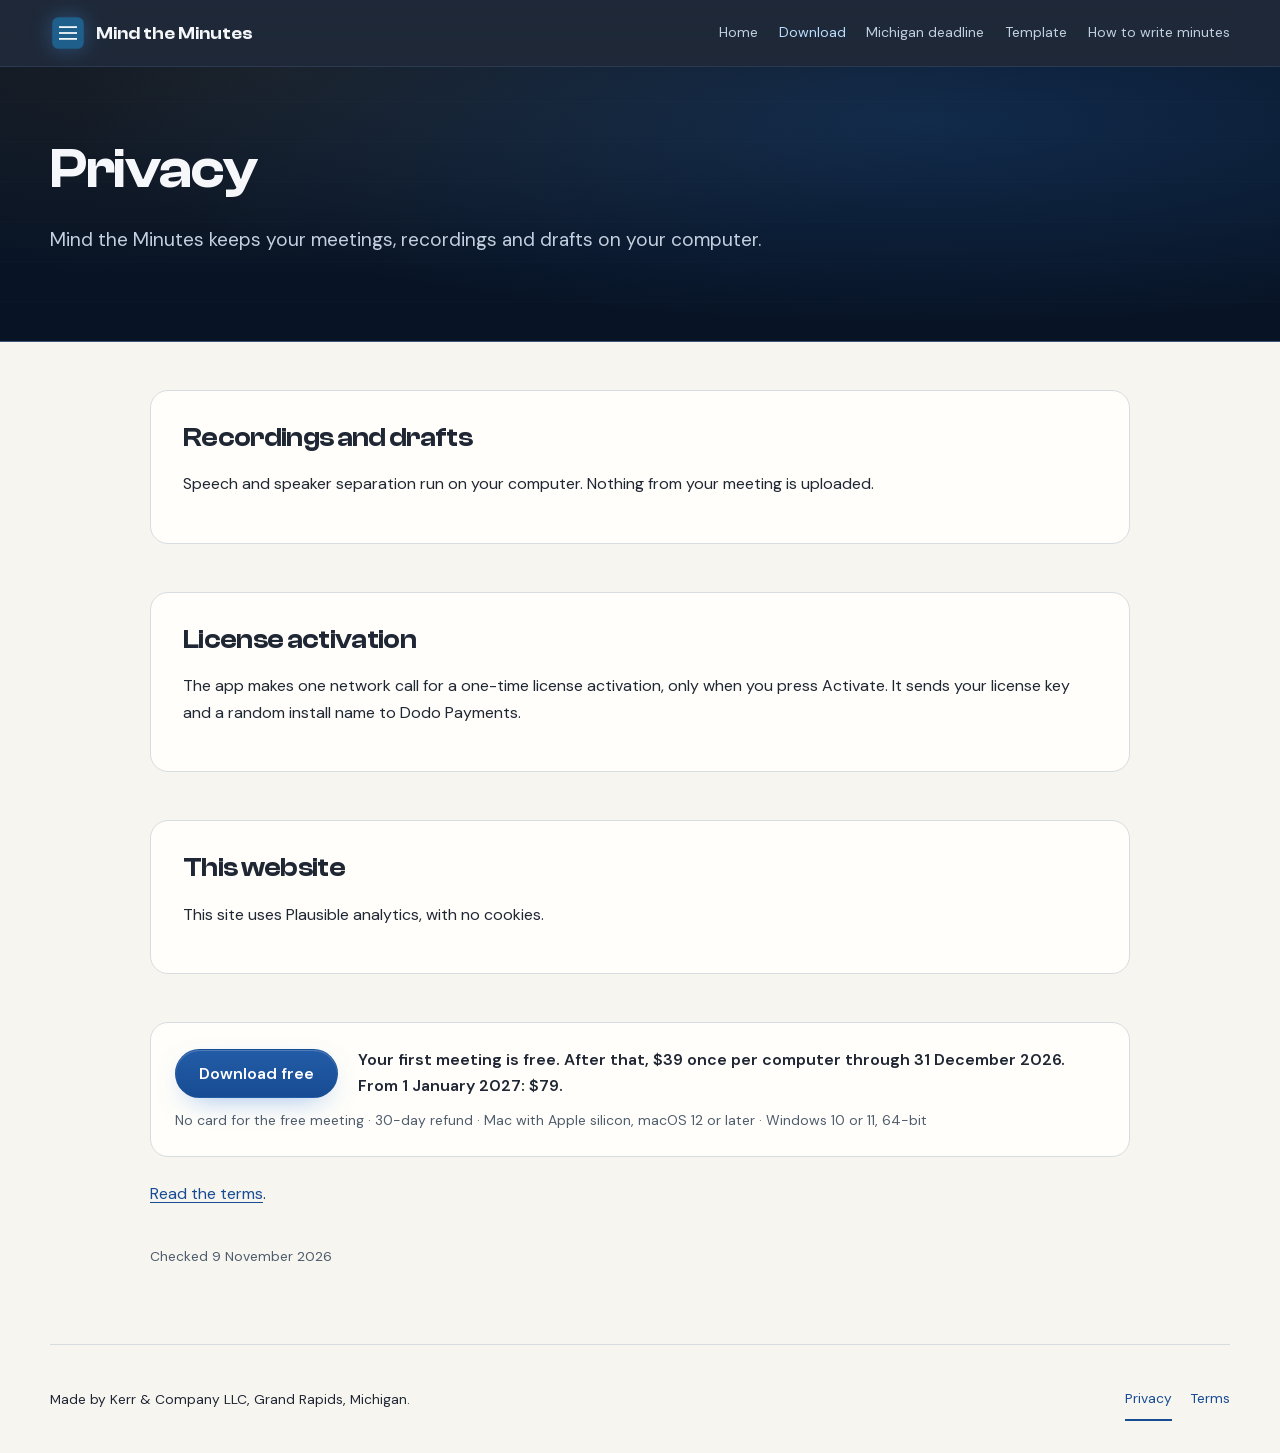
<file: privacy/index.html>
<!doctype html>
<html lang="en">
<head>
  <meta charset="utf-8">
  <meta name="viewport" content="width=device-width, initial-scale=1">
  <title>Privacy | Mind the Minutes</title>
  <meta name="description" content="Meetings, recordings and drafts stay on your computer. Read what license activation sends and how the site uses Plausible.">
  <link rel="canonical" href="https://mindtheminutes.com/privacy/">
  <meta property="og:title" content="Privacy | Mind the Minutes">
  <meta property="og:description" content="Meetings, recordings and drafts stay on your computer. Read what license activation sends and how the site uses Plausible.">
  <meta property="og:image" content="https://mindtheminutes.com/og.png">
  <meta property="og:url" content="https://mindtheminutes.com/privacy/">
  <meta property="og:type" content="website">
<meta name="msvalidate.01" content="34D102FD9C044A2BDA597B176842725B">
  <meta name="theme-color" content="#174c93">
  <link rel="preload" as="font" type="font/woff2" href="/fonts/dmsans-latin.woff2" crossorigin>
  <link rel="preload" as="font" type="font/woff2" href="/fonts/clashdisplay-600.woff2" crossorigin>
  <link rel="stylesheet" href="/style.css">
  <script defer src="/site.js"></script>
  <link rel="icon" href="/favicon.ico" sizes="16x16 32x32 48x48">
  <link rel="icon" href="/favicon-96.png" sizes="96x96" type="image/png">
  <link rel="apple-touch-icon" href="/apple-touch-icon.png" sizes="180x180">
  <script defer data-domain="mindtheminutes.com" src="https://plausible.io/js/script.tagged-events.js"></script>
</head>
<body>
  <a class="skip" href="#main">Skip to content</a>
  <header class="app-bar">
    <div class="header-inner">
      <a class="brand" href="/" aria-label="Mind the Minutes home"><svg class="app-mark" viewBox="0 0 1024 1024" width="32" height="32" aria-hidden="true" focusable="false">
      <rect x="64" y="64" width="896" height="896" rx="180" fill="#1f5f8b"/>
      <g fill="#ffffff">
        <rect x="256" y="320" width="512" height="48"/>
        <rect x="256" y="488" width="512" height="48"/>
        <rect x="256" y="656" width="512" height="48"/>
      </g>
    </svg><span>Mind the Minutes</span></a>
      <nav aria-label="Main navigation">
        <a href="/">Home</a>
        <a href="/download/">Download</a>
        <a href="/michigan-minutes-deadline/">Michigan deadline</a>
        <a href="/michigan-minutes-template/">Template</a>
        <a href="/how-to-write-meeting-minutes/">How to write minutes</a>
      </nav>
    </div>
  </header>
  <main id="main" class="page-content" tabindex="-1">
    <div class="page-hero"><h1>Privacy</h1>
    <p class="lede">Mind the Minutes keeps your meetings, recordings and drafts on your computer.</p></div>
    <section>
      <h2>Recordings and drafts</h2>
      <p>Speech and speaker separation run on your computer. Nothing from your meeting is uploaded.</p>
    </section>
    <section>
      <h2>License activation</h2>
      <p>The app makes one network call for a one-time license activation, only when you press Activate. It sends your license key and a random install name to Dodo Payments.</p>
    </section>
    <section>
      <h2>This website</h2>
      <p>This site uses Plausible analytics, with no cookies.</p>
    </section>
    <div class="download-step">
      <div class="download-row">
        <a class="button plausible-event-name=Download+free" href="/download/?src=privacy">Download free</a>
        <p class="price">Your first meeting is free. After that, $39 once per computer through 31 December 2026. From 1 January 2027: $79.</p>
      </div>
      <p class="download-details">No card for the free meeting · 30-day refund · Mac with Apple silicon, macOS 12 or later · Windows 10 or 11, 64-bit</p>
      <p class="mobile-link"><a href="mailto:?subject=Mind%20the%20Minutes%20download&amp;body=https%3A%2F%2Fmindtheminutes.com%2Fdownload%2F">Send the Mac link to yourself</a></p>
    </div>

    <p><a href="/terms/">Read the terms</a>.</p>

    <p class="checked">Checked 9 November 2026</p>
  </main>
  <footer>
    <p>Made by Kerr &amp; Company LLC, Grand Rapids, Michigan.</p>
    <nav aria-label="Footer"><a href="/privacy/" aria-current="page">Privacy</a> <a href="/terms/">Terms</a></nav>
  </footer>

</body>
</html>
</file>
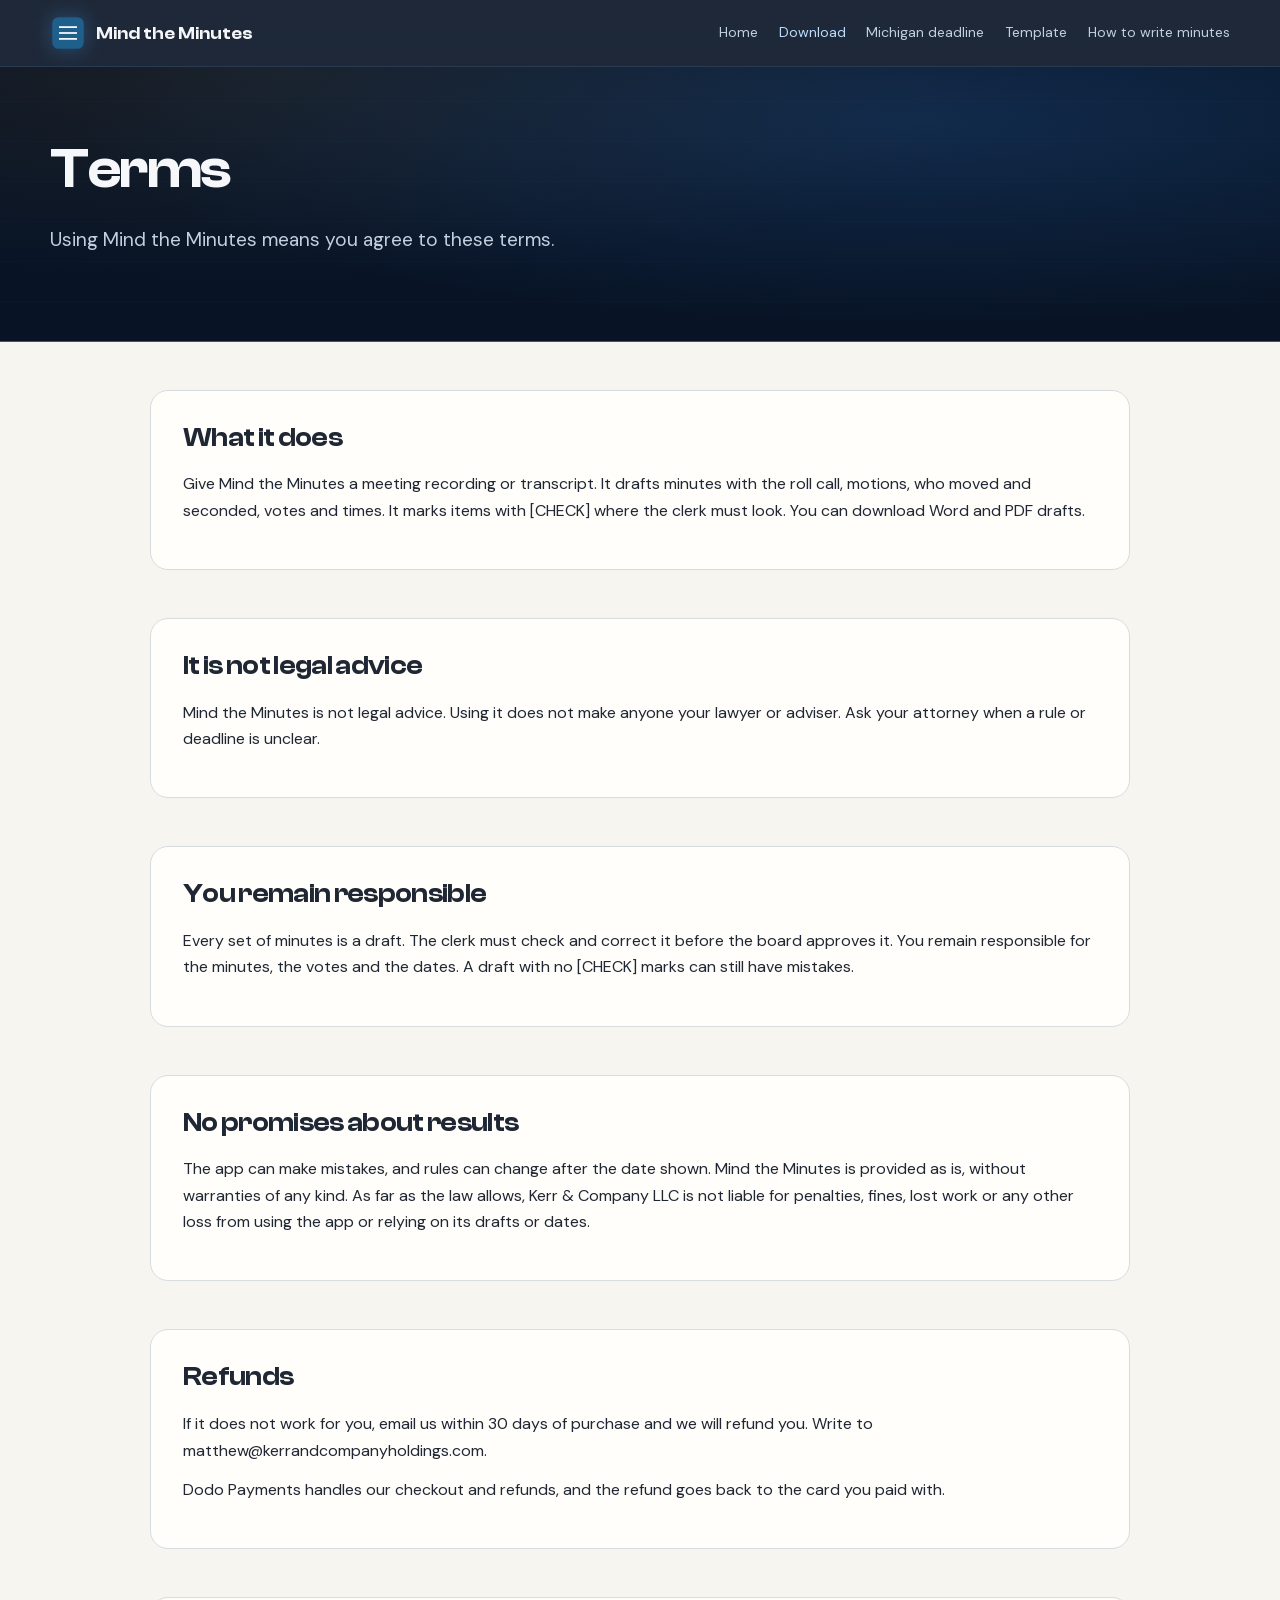
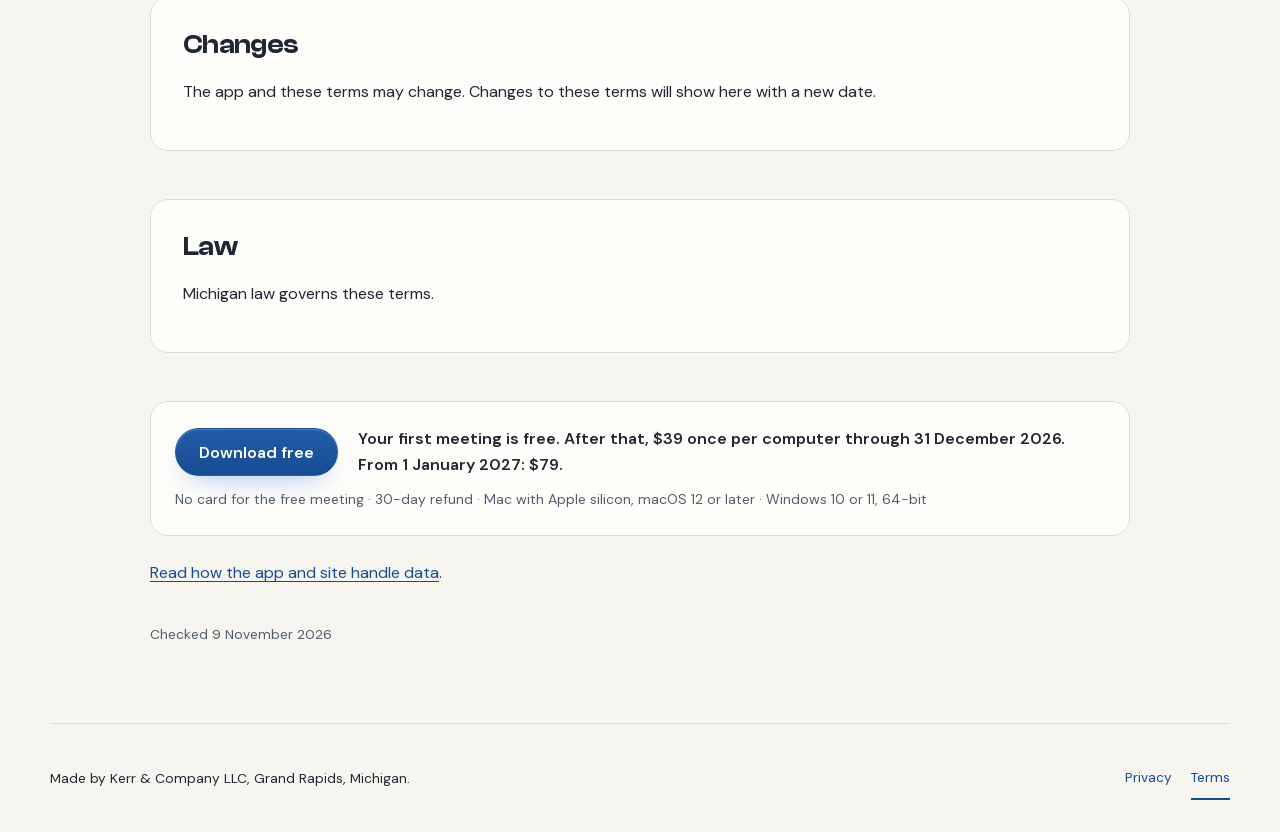
<file: terms/index.html>
<!doctype html>
<html lang="en">
<head>
  <meta charset="utf-8">
  <meta name="viewport" content="width=device-width, initial-scale=1">
  <title>Terms | Mind the Minutes</title>
  <meta name="description" content="Terms for Mind the Minutes. Every set of minutes is a draft for the clerk to check and correct before the board approves it.">
  <link rel="canonical" href="https://mindtheminutes.com/terms/">
  <meta property="og:title" content="Terms | Mind the Minutes">
  <meta property="og:description" content="Terms for Mind the Minutes. Every set of minutes is a draft for the clerk to check and correct before the board approves it.">
  <meta property="og:image" content="https://mindtheminutes.com/og.png">
  <meta property="og:url" content="https://mindtheminutes.com/terms/">
  <meta property="og:type" content="website">
<meta name="msvalidate.01" content="34D102FD9C044A2BDA597B176842725B">
  <meta name="theme-color" content="#174c93">
  <link rel="preload" as="font" type="font/woff2" href="/fonts/dmsans-latin.woff2" crossorigin>
  <link rel="preload" as="font" type="font/woff2" href="/fonts/clashdisplay-600.woff2" crossorigin>
  <link rel="stylesheet" href="/style.css">
  <script defer src="/site.js"></script>
  <link rel="icon" href="/favicon.ico" sizes="16x16 32x32 48x48">
  <link rel="icon" href="/favicon-96.png" sizes="96x96" type="image/png">
  <link rel="apple-touch-icon" href="/apple-touch-icon.png" sizes="180x180">
  <script defer data-domain="mindtheminutes.com" src="https://plausible.io/js/script.tagged-events.js"></script>
</head>
<body>
  <a class="skip" href="#main">Skip to content</a>
  <header class="app-bar">
    <div class="header-inner">
      <a class="brand" href="/" aria-label="Mind the Minutes home"><svg class="app-mark" viewBox="0 0 1024 1024" width="32" height="32" aria-hidden="true" focusable="false">
      <rect x="64" y="64" width="896" height="896" rx="180" fill="#1f5f8b"/>
      <g fill="#ffffff">
        <rect x="256" y="320" width="512" height="48"/>
        <rect x="256" y="488" width="512" height="48"/>
        <rect x="256" y="656" width="512" height="48"/>
      </g>
    </svg><span>Mind the Minutes</span></a>
      <nav aria-label="Main navigation">
        <a href="/">Home</a>
        <a href="/download/">Download</a>
        <a href="/michigan-minutes-deadline/">Michigan deadline</a>
        <a href="/michigan-minutes-template/">Template</a>
        <a href="/how-to-write-meeting-minutes/">How to write minutes</a>
      </nav>
    </div>
  </header>
  <main id="main" class="page-content" tabindex="-1">
    <div class="page-hero"><h1>Terms</h1>
    <p class="lede">Using Mind the Minutes means you agree to these terms.</p></div>
    <section>
      <h2>What it does</h2>
      <p>Give Mind the Minutes a meeting recording or transcript. It drafts minutes with the roll call, motions, who moved and seconded, votes and times. It marks items with [CHECK] where the clerk must look. You can download Word and PDF drafts.</p>
    </section>
    <section>
      <h2>It is not legal advice</h2>
      <p>Mind the Minutes is not legal advice. Using it does not make anyone your lawyer or adviser. Ask your attorney when a rule or deadline is unclear.</p>
    </section>
    <section>
      <h2>You remain responsible</h2>
      <p>Every set of minutes is a draft. The clerk must check and correct it before the board approves it. You remain responsible for the minutes, the votes and the dates. A draft with no [CHECK] marks can still have mistakes.</p>
    </section>
    <section>
      <h2>No promises about results</h2>
      <p>The app can make mistakes, and rules can change after the date shown. Mind the Minutes is provided as is, without warranties of any kind. As far as the law allows, Kerr &amp; Company LLC is not liable for penalties, fines, lost work or any other loss from using the app or relying on its drafts or dates.</p>
    </section>
    <section>
      <h2>Refunds</h2>
      <p>If it does not work for you, email us within 30 days of purchase and we will refund you. Write to matthew@kerrandcompanyholdings.com.</p>
      <p>Dodo Payments handles our checkout and refunds, and the refund goes back to the card you paid with.</p>
    </section>
    <section>
      <h2>Changes</h2>
      <p>The app and these terms may change. Changes to these terms will show here with a new date.</p>
    </section>
    <section>
      <h2>Law</h2>
      <p>Michigan law governs these terms.</p>
    </section>
    <div class="download-step">
      <div class="download-row">
        <a class="button plausible-event-name=Download+free" href="/download/?src=terms">Download free</a>
        <p class="price">Your first meeting is free. After that, $39 once per computer through 31 December 2026. From 1 January 2027: $79.</p>
      </div>
      <p class="download-details">No card for the free meeting · 30-day refund · Mac with Apple silicon, macOS 12 or later · Windows 10 or 11, 64-bit</p>
      <p class="mobile-link"><a href="mailto:?subject=Mind%20the%20Minutes%20download&amp;body=https%3A%2F%2Fmindtheminutes.com%2Fdownload%2F">Send the Mac link to yourself</a></p>
    </div>

    <p><a href="/privacy/">Read how the app and site handle data</a>.</p>

    <p class="checked">Checked 9 November 2026</p>
  </main>
  <footer>
    <p>Made by Kerr &amp; Company LLC, Grand Rapids, Michigan.</p>
    <nav aria-label="Footer"><a href="/privacy/">Privacy</a> <a href="/terms/" aria-current="page">Terms</a></nav>
  </footer>

</body>
</html>
</file>
<file: style.css>
@font-face{font-family:'DM Sans';src:url('/fonts/dmsans-latin.woff2') format('woff2');
  font-weight:400 700;font-style:normal;font-display:swap;unicode-range:U+0000-00FF, U+0131, U+0152-0153, U+02BB-02BC, U+02C6, U+02DA, U+02DC, U+0304, U+0308, U+0329, U+2000-206F, U+20AC, U+2122, U+2191, U+2193, U+2212, U+2215, U+FEFF, U+FFFD;}
@font-face{font-family:'DM Sans';src:url('/fonts/dmsans-var.woff2') format('woff2');
  font-weight:400 700;font-style:normal;font-display:swap;unicode-range:U+0100-02BA, U+02BD-02C5, U+02C7-02CC, U+02CE-02D7, U+02DD-02FF, U+0304, U+0308, U+0329, U+1D00-1DBF, U+1E00-1E9F, U+1EF2-1EFF, U+2020, U+20A0-20AB, U+20AD-20C0, U+2113, U+2C60-2C7F, U+A720-A7FF;}
@font-face{font-family:'DM Sans';src:url('/fonts/dmsans-latin-italic.woff2') format('woff2');
  font-weight:400 700;font-style:italic;font-display:swap;unicode-range:U+0000-00FF, U+0131, U+0152-0153, U+02BB-02BC, U+02C6, U+02DA, U+02DC, U+0304, U+0308, U+0329, U+2000-206F, U+20AC, U+2122, U+2191, U+2193, U+2212, U+2215, U+FEFF, U+FFFD;}
@font-face{font-family:'DM Sans';src:url('/fonts/dmsans-var-italic.woff2') format('woff2');
  font-weight:400 700;font-style:italic;font-display:swap;unicode-range:U+0100-02BA, U+02BD-02C5, U+02C7-02CC, U+02CE-02D7, U+02DD-02FF, U+0304, U+0308, U+0329, U+1D00-1DBF, U+1E00-1E9F, U+1EF2-1EFF, U+2020, U+20A0-20AB, U+20AD-20C0, U+2113, U+2C60-2C7F, U+A720-A7FF;}
@font-face{font-family:'Clash Display';src:url('/fonts/clashdisplay-500.woff2') format('woff2');
  font-weight:500;font-style:normal;font-display:swap;}
@font-face{font-family:'Clash Display';src:url('/fonts/clashdisplay-600.woff2') format('woff2');
  font-weight:600;font-style:normal;font-display:swap;}
:root {
  color-scheme: light dark;
  --page: #f7f5f0;
  --panel: #fffefa;
  --panel-2: #f0eee8;
  --text: #202734;
  --muted: #505d6d;
  --line: #d7dce0;
  --control-line: #738197;
  --accent: #174c93;
  --brass: #80550c;
  --button-text: #ffffff;
  --focus: #9a6411;
  --navy: #081426;
  --ice: #a8d2ff;
  --gold: #e0a63a;
  --grad: linear-gradient(105deg, #d4eaff 0%, #8fc2ff 48%, #edc373 100%);
  --lift: 0 24px 50px -28px rgb(23 76 147 / .3);
  --r: 18px;
  --r-sm: 12px;
  --sans: 'DM Sans', -apple-system, BlinkMacSystemFont, "Segoe UI", system-ui, sans-serif;
  --head: 'Clash Display', Futura, "Avenir Next", system-ui, sans-serif;
  --w: 1180px;
  --font-small: .875rem;
}
* { box-sizing: border-box; }
html { -webkit-text-size-adjust: 100%; scroll-behavior: smooth; scroll-padding-top: 8rem; }
body { margin: 0; background: var(--page); color: var(--text); font: 1rem/1.65 var(--sans); -webkit-font-smoothing: antialiased; }
img { max-width: 100%; height: auto; display: block; }
a { color: var(--accent); text-underline-offset: .2em; overflow-wrap: anywhere; }
p { margin: .8rem 0; }
li { margin: .4rem 0; }
h1, h2, h3 { text-wrap: balance; }
h1, h2 { font-family: var(--head); font-weight: 600; letter-spacing: -.025em; }
h1 { font-size: clamp(2.4rem, 4.4vw, 3.65rem); line-height: 1.08; margin: 0 0 1.5rem; }
h2 { font-size: clamp(2rem, 3.2vw, 2.9rem); line-height: 1.15; margin: 0 0 1.15rem; }
h3 { font-size: 1.15rem; line-height: 1.35; margin: 0 0 .6rem; }
:focus-visible { outline: 3px solid var(--focus); outline-offset: 4px; }
.skip { position: fixed; top: -6rem; left: 1rem; padding: .75rem; background: var(--panel); z-index: 100; }
.skip:focus { top: 1rem; }
.wrap, .header-inner, footer, .checked { width: min(var(--w), calc(100% - 3rem)); margin-inline: auto; }
.app-bar { position: sticky; top: 0; z-index: 80; background: rgb(8 20 38 / .91); border-bottom: 1px solid #2a3a51; backdrop-filter: saturate(180%) blur(20px); -webkit-backdrop-filter: saturate(180%) blur(20px); }
.header-inner { display: flex; align-items: center; justify-content: space-between; gap: 1.5rem; padding-block: .7rem; min-width: 0; }
.brand { display: inline-flex; align-items: center; gap: .65rem; flex: none; color: #f5f7fa; font: 600 1.1rem var(--head); text-decoration: none; }
.app-mark { flex: none; width: 36px; height: 36px; filter: drop-shadow(0 0 10px #4187df66); }
nav { display: flex; flex-wrap: wrap; gap: .25rem 1.2rem; }
header nav { flex-wrap: nowrap; gap: 1.3rem; font-size: var(--font-small); min-width: 0; }
nav a { display: inline-flex; align-items: center; min-height: 44px; text-decoration: none; border-bottom: 2px solid transparent; }
nav a:hover, nav a:focus { text-decoration: underline; }
nav a[aria-current="page"] { border-bottom-color: var(--accent); }
header nav a { flex: none; color: #c1cfdf; white-space: nowrap; }
header nav a[aria-current="page"] { border-bottom-color: #88b9f8; color: #fff; }
header nav a[href="/download/"] { color: #bcdcff; }
.kicker { font-size: .76rem; font-weight: 700; letter-spacing: .16em; text-transform: uppercase; color: var(--accent); margin: 0 0 1.1rem; }
.lede { font-size: clamp(1.08rem, 1.5vw, 1.22rem); line-height: 1.65; color: var(--muted); max-width: 55ch; }
.grad { background: var(--grad); -webkit-background-clip: text; background-clip: text; color: transparent; }
.hero, .page-hero, .final-panel { position: relative; isolation: isolate; background: var(--navy); color: #f5f7fa; }
.hero::before, .page-hero::before, .final-panel::before { content: ""; position: absolute; inset: 0; z-index: -1; pointer-events: none; background: radial-gradient(ellipse at 72% 20%, #245b9c50, transparent 65%), radial-gradient(ellipse at 20% 0%, #976d2620, transparent 55%), repeating-linear-gradient(0deg, transparent, transparent 39px, #b6d5ff08 40px); }
.hero { padding: 5rem 0 3.5rem; border-bottom: 1px solid #2a3a51; }
.hero-grid { display: grid; grid-template-columns: .86fr 1.14fr; gap: 2.5rem; align-items: center; }
.hero-copy, .hero-demo { min-width: 0; }
.hero .kicker, .page-hero .kicker, .final-panel .kicker { color: #accfff; }
.hero .lede, .page-hero .lede, .final-panel p { color: #c3cfdf; }
.hero h1 { max-width: 15ch; }
.hero .download-step { background: transparent; border: 0; padding: 0; margin-block: 1.7rem 1.25rem; box-shadow: none; }
.hero .download-row { align-items: flex-start; flex-direction: column; gap: .85rem; }
.hero .price { color: #edf3fb; max-width: 33ch; }
.hero .download-details { color: #b6c5d8; font-size: .8rem; }
.hero a:not(.button), .final-panel a:not(.button) { color: #b5d7ff; }
.button, button { display: inline-flex; align-items: center; justify-content: center; gap: .6rem; min-height: 48px; padding: .8rem 1.45rem; border: 1px solid transparent; border-radius: 999px; background: linear-gradient(180deg, #235ca7, #174c93); color: #fff; font: 600 1rem var(--sans); text-decoration: none; cursor: pointer; box-shadow: 0 10px 30px -14px #347bdbb0, inset 0 1px 0 #ffffff35; transition: transform .2s, box-shadow .25s; }
.button:hover, button:hover { transform: translateY(-2px); box-shadow: 0 18px 46px -14px #347bdbb0; }
.hero .button, .final-panel .button { background: linear-gradient(180deg, #b3d8ff, #79b4fa); color: #081d36; }
.button.secondary { background: #ffffff08; border-color: #526b8d; color: #daeaff; box-shadow: none; font-size: .86rem; }
.pills { display: flex; flex-wrap: wrap; gap: .5rem; margin-top: 1.5rem; }
.pill { display: inline-flex; align-items: center; gap: .45rem; padding: .35rem .7rem; border-radius: 999px; border: 1px solid #3c526f; background: #8dbfff0a; color: #d1e2f6; font-size: .75rem; }
.pill svg { width: 14px; height: 14px; color: #a8d2ff; }
.hero-demo { margin: 0; }
.app-frame { border-radius: var(--r); overflow: hidden; border: 1px solid #4b6384; background: #0d1c30; box-shadow: 0 45px 95px -45px #000c, 0 20px 100px -50px #65aaff99, inset 0 1px 0 #ffffff18; }
.window-bar { display: flex; align-items: center; gap: .35rem; padding: .8rem 1rem; color: #c1cfe0; background: linear-gradient(180deg, #26374f, #16273e); border-bottom: 1px solid #40536d; font-size: .72rem; }
.window-bar i { width: 7px; height: 7px; background: #96abc7; border-radius: 50%; }
.window-bar span { margin-left: .6rem; }
.window-bar .local-badge { margin-left: auto; padding: .1rem .5rem; color: #c2dfff; border: 1px solid #557296; border-radius: 999px; }
.demo-workspace { display: grid; grid-template-columns: .85fr 1.15fr; }
.recording-pane { color: #d9e4f2; padding: 1rem; border-right: 1px solid #3b506d; }
.pane-label { font-size: .62rem; letter-spacing: .1em; text-transform: uppercase; color: #a9c0de; margin: 0 0 .8rem; }
.waveform { position: relative; margin: 1rem 0 1.25rem; height: 70px; overflow: hidden; border-block: 1px solid #344f72; }
.waveform svg { width: 100%; height: 100%; color: #81b7fa; }
.playhead { position: absolute; left: calc(100% - 2px); top: 0; bottom: 0; width: 2px; background: #edc373; box-shadow: 0 0 10px #e0a63a99; }
.transcript-line { font-size: .75rem; line-height: 1.6; border-left: 2px solid #416791; padding-left: .6rem; margin-bottom: 1rem; }
.transcript-line time { display: block; color: #a6bfdf; font: .62rem ui-monospace, monospace; margin-bottom: .3rem; }
.transcript-line p { margin: 0; }
.draft-pane { background: #fcfaf4; color: #263445; padding: 1.25rem; }
.draft-pane .pane-label { color: #52667f; }
.draft-pane h2 { font-size: 1.25rem; margin-bottom: .3rem; }
.draft-note { color: #566173; font-size: .66rem; margin-bottom: 1.1rem; }
.draft-line { font-size: .8rem; line-height: 1.6; margin: .35rem 0; }
.draft-pane h3 { font: 700 .72rem var(--sans); padding-bottom: .35rem; border-bottom: 1px solid #d7dce0; margin: 1rem 0 .5rem; }
.check-line { color: #79500a; background: #e0a63a14; border-left: 2px solid #bc8727; padding: .35rem .5rem; font-size: .75rem; }
.hero-demo figcaption { color: #adbed5; font-size: .72rem; line-height: 1.6; margin-top: 1.2rem; padding-inline: .4rem; }
.home-section { padding-block: 6rem; }
.section-head { max-width: 43rem; margin-bottom: 2.5rem; }
.section-head p:not(.kicker) { color: var(--muted); font-size: 1.08rem; }
.section-tint { background: var(--panel-2); border-block: 1px solid var(--line); }
.cards { display: grid; grid-template-columns: repeat(3, minmax(0, 1fr)); gap: 1.1rem; }
.card { background: linear-gradient(180deg, var(--panel), var(--panel-2)); border: 1px solid var(--line); border-radius: var(--r); padding: 1.75rem; transition: border-color .28s, transform .28s, box-shadow .28s; min-width: 0; }
.card:hover { border-color: var(--control-line); transform: translateY(-4px); box-shadow: var(--lift); }
.card p { color: var(--muted); font-size: .94rem; margin-bottom: 0; }
.ico { width: 42px; height: 42px; border-radius: 12px; display: grid; place-items: center; margin-bottom: 1.4rem; background: #4684d314; border: 1px solid #4684d33d; color: var(--accent); }
.ico svg { width: 23px; height: 23px; }
.card .step-number { font: .75rem ui-monospace, monospace; letter-spacing: .08em; color: var(--brass); margin-bottom: 1.5rem; }
.step-visual { display: block; width: 100%; height: 125px; color: var(--accent); margin: 1.8rem 0 .5rem; }
.after-steps { padding: 1.4rem 1.8rem; border: 1px solid var(--line); border-radius: var(--r-sm); margin: 1.4rem 0 0; background: var(--panel); }
.after-steps strong { color: var(--brass); }
.stat-grid { display: grid; grid-template-columns: 1fr 1fr; gap: 1rem; margin-bottom: .8rem; }
.stat { padding: 1.8rem 2rem; border: 1px solid var(--line); border-radius: var(--r); background: var(--panel); }
.stat strong { display: block; font: 500 3rem/1.2 var(--head); color: var(--accent); margin-bottom: .4rem; }
.stat p { color: var(--muted); margin: 0; }
.byline, .checked, figcaption { color: var(--muted); font-size: .86rem; }
figure { margin: 1.5rem 0 2.5rem; }
figure img { width: 100%; height: auto; border: 1px solid var(--line); border-radius: var(--r-sm); }
figcaption { margin-top: .9rem; }
.screen-frame { border: 1px solid var(--line); border-radius: var(--r); padding: .6rem; background: var(--panel); box-shadow: 0 28px 70px -40px #112b5255; }
.screen-frame .window-bar { border-radius: 12px 12px 0 0; }
.screen-frame img { border-radius: 0 0 12px 12px; }
.proof-grid { display: grid; grid-template-columns: repeat(2, minmax(0, 1fr)); gap: 1.5rem; align-items: start; }
.proof-grid > * { min-width: 0; }
.proof-grid .draft-shot { max-width: 32rem; margin-inline: auto; }
.split { display: grid; grid-template-columns: 1fr 1fr; gap: 3.5rem; align-items: center; }
.split > * { min-width: 0; }
.local-diagram { width: 100%; height: auto; color: var(--accent); }
.diagram-box { fill: var(--panel); stroke: var(--control-line); }
.diagram-text { fill: var(--text); font-family: var(--sans); font-size: 20px; }
.diagram-small { fill: var(--muted); font-family: var(--sans); font-size: 18px; }
.table-scroll { max-width: 100%; overflow-x: auto; border: 1px solid var(--line); border-radius: var(--r); background: var(--panel); }
table { width: 100%; border-collapse: collapse; }
.comparison { min-width: 950px; font-size: .88rem; }
.comparison th, .comparison td { padding: 1.2rem; text-align: left; vertical-align: top; border-bottom: 1px solid var(--line); }
.comparison thead th { font-size: 1rem; }
.comparison tr:last-child > * { border-bottom: 0; }
.comparison th:first-child { width: 20%; }
.comparison tr > :nth-child(2) { background: #4589e112; }
.comparison svg { width: 16px; height: 16px; vertical-align: -.2em; margin-right: .3rem; color: var(--accent); }
.comparison .cross { color: var(--muted); }
.comparison small { display: block; color: var(--accent); margin-top: .3rem; }
.date-stats { display: flex; gap: 2.5rem; margin: 1.6rem 0; }
.date-stats strong { font: 500 3rem var(--head); color: var(--accent); display: block; }
.date-stats span { font-size: .88rem; color: var(--muted); }
.resource-links { display: flex; flex-wrap: wrap; gap: .5rem 1.5rem; margin-top: 1.5rem; }
.price-layout { display: grid; grid-template-columns: 1fr 1fr; align-items: center; gap: 3rem; }
.price-card { padding: 2.5rem; border: 1px solid var(--control-line); border-radius: var(--r); background: linear-gradient(135deg, var(--panel), var(--panel-2)); box-shadow: var(--lift); }
.price-card .price { font: 500 2rem/1.3 var(--head); margin: 1rem 0 1.5rem; }
.price-card svg { width: 34px; height: 34px; color: var(--accent); }
.refund { font-size: 1.2rem; line-height: 1.6; }
.faq { max-width: 820px; margin-inline: auto; }
details { border: 1px solid var(--line); border-radius: var(--r-sm); background: var(--panel); padding: 1.2rem 1.4rem; margin: .7rem 0; }
summary { display: flex; align-items: center; justify-content: space-between; gap: 1rem; font-weight: 600; cursor: pointer; list-style: none; }
summary::-webkit-details-marker { display: none; }
summary svg { flex: none; width: 20px; height: 20px; color: var(--accent); transition: transform .2s; }
details[open] summary svg { transform: rotate(180deg); }
details p { color: var(--muted); }
.maker { display: grid; grid-template-columns: auto 1fr; gap: 1.5rem; align-items: center; margin-bottom: 3rem; }
.maker-mark { display: grid; place-items: center; width: 70px; height: 70px; color: var(--accent); background: var(--panel); border: 1px solid var(--line); border-radius: 20px; }
.maker-mark svg { width: 38px; height: 38px; }
.maker p { margin: .3rem 0; }
.maker .maker-line { font: 500 1.4rem/1.4 var(--head); }
.final-panel { padding: 4rem; border-radius: 26px; border: 1px solid #3c5578; text-align: center; }
.final-panel h2 { max-width: 18ch; margin-inline: auto; font-size: clamp(2.3rem, 4vw, 3.3rem); }
.final-panel .button { margin-top: 1.1rem; }
footer { border-top: 1px solid var(--line); padding-block: 2rem; display: flex; align-items: center; justify-content: space-between; gap: 1rem; font-size: .86rem; }
footer p { margin: 0; }
.checked { padding-block: 1.5rem 2rem; }
.page-hero { padding: 4.5rem max(1.5rem, calc((100% - var(--w)) / 2)); margin-bottom: 3rem; border-bottom: 1px solid #3c5578; }
.page-hero h1 { max-width: 23ch; }
.page-hero .byline { color: #b7c8dd; }
.page-content > :not(.page-hero) { max-width: 980px; margin-inline: auto; }
.page-content { padding-bottom: 2rem; }
.page-content > section { margin-block: 3rem; }
.page-content > section:not(.faq-section) { border: 1px solid var(--line); padding: 2rem; border-radius: var(--r); background: var(--panel); }
.page-content h2 { font-size: 1.65rem; }
.page-content h3 { margin-top: 1.6rem; }
.page-content .faq-section { padding-block: 1.5rem; }
.download-step { margin: 1.5rem 0; padding: 1.5rem; border: 1px solid var(--line); border-radius: var(--r); background: var(--panel); }
.download-step p { margin: .6rem 0 0; }
.download-row { display: flex; align-items: center; gap: 1.25rem; }
.download-row .button { flex-shrink: 0; }
.download-row .price { margin: 0; font-weight: 600; }
.download-details { color: var(--muted); font-size: var(--font-small); }
.mobile-link { display: none; }
form, .results, .release { background: var(--panel); border: 1px solid var(--line); border-radius: var(--r); padding: 1.5rem; margin: 1.5rem 0; }
label { display: block; font-weight: 650; margin-top: 1rem; }
label:first-child { margin-top: 0; }
input { display: block; width: 100%; min-width: 0; min-height: 3rem; margin: .4rem 0; padding: .6rem; border: 1px solid var(--control-line); border-radius: .5rem; background: var(--panel); color: var(--text); font: inherit; }
input[type="date"] { max-width: 16rem; }
.date-fields { display: grid; gap: 1rem 1.5rem; margin-bottom: 1rem; }
.date-fields label { margin-top: 0; }
.date-fields .hint { margin-bottom: 0; }
.hint { margin: .3rem 0 1rem; color: var(--muted); }
.warning { padding: 1rem; border-left: 4px solid var(--focus); background: var(--panel); }
#error { color: #962526; font-weight: 650; }
#error:empty { display: none; }
dt { font-weight: 650; }
dd { margin: .2rem 0 1rem; overflow-wrap: anywhere; }
.safe-date { font-size: 1.4rem; }
pre { white-space: pre-wrap; overflow-wrap: anywhere; font: .9rem/1.6 ui-monospace, monospace; }
.template-table { max-width: 100%; overflow-x: auto; margin: 1.5rem 0; }
.template-table th, .template-table td { padding: .75rem; border: 1px solid var(--line); text-align: left; vertical-align: top; }
.template-table th { background: var(--page); }
.template-preview { overflow-wrap: anywhere; }
.draft p { margin: .35rem 0; }
.draft .draft-head { font-weight: 650; margin-top: 1rem; }
.draft .draft-head:first-child { margin-top: 0; }
.release code { overflow-wrap: anywhere; }
[hidden] { display: none !important; }
.motion-ready .reveal { opacity: 0; transform: translateY(18px); transition: opacity .65s, transform .65s; }
.motion-ready .reveal.is-visible { opacity: 1; transform: none; }
/* Sample details carry the story from the window to the clerk's desk. */
.sample-link { display: inline-flex; align-items: center; gap: .6rem; font-weight: 600; margin-top: .3rem; }
.sample-link svg { width: 20px; height: 20px; }
.demo-tools { display: flex; align-items: center; justify-content: space-between; flex-wrap: wrap; gap: .5rem; padding: .65rem 1rem; border-bottom: 1px solid #40536d; }
.demo-tools p { color: #c1cfe0; margin: 0; font-size: .7rem; }
.sample-replay { min-height: 44px; padding: .4rem .7rem; border: 1px solid #557296; border-radius: 8px; background: #18304e; font-size: .7rem; box-shadow: none; }
.sample-replay svg { width: 16px; height: 16px; flex: none; }
[data-pair] { cursor: pointer; border-radius: 3px; transition: background .15s, box-shadow .15s; }
.transcript-line[data-pair] { padding: .3rem .45rem; }
.transcript-line.is-paired { background: #2d4e77; border-color: #edc373; box-shadow: 0 0 0 2px #edc373; }
.draft-line.is-paired { background: #f1dcae; box-shadow: 0 0 0 2px #b58027; }
.ink-underline { display: inline-block; position: relative; padding-bottom: .15em; }
.ink-underline svg { position: absolute; bottom: -.08em; left: 0; width: 100%; height: .28em; fill: none; stroke: var(--brass); stroke-width: 2.3; stroke-linecap: round; }
.motion-ready .ink-underline:not(.is-visible) path { stroke-dasharray: 500; stroke-dashoffset: 500; }
.motion-ready .ink-underline.is-visible path { stroke-dasharray: 500; animation: ink-draw 1.1s ease both; }
@keyframes ink-draw { from { stroke-dashoffset: 500; } to { stroke-dashoffset: 0; } }
.clerk-desk { display: grid; grid-template-columns: repeat(6, minmax(0, 1fr)); gap: 1.2rem; margin: 0 0 3rem; }
.desk-drawing { grid-column: span 4; width: 100%; height: 100%; min-height: 280px; padding: 1rem; color: var(--accent); border: 1px solid var(--line); border-radius: 22px; background: linear-gradient(145deg, var(--panel), #568ed411); }
.desk-wash { fill: #548cd40b; stroke: none; }
.desk-paper { fill: var(--panel); }
.desk-brass { stroke: var(--brass); }
.desk-label { fill: var(--accent); font: 14px var(--sans); }
.desk-eight { fill: var(--brass); font-weight: 700; font-size: 19px; }
.desk-notes { display: contents; }
.desk-note { grid-column: span 3; min-width: 0; padding: 1.5rem; border: 1px solid var(--line); border-radius: 22px; background: var(--panel); }
.desk-note:first-child { grid-column: span 2; }
.desk-note h3 { margin-bottom: .4rem; }
.desk-note > p { margin: 0; color: var(--muted); font-size: .94rem; }
.note-detail { padding: .7rem 1rem; margin-top: .8rem; border-left: 2px solid var(--brass); background: var(--panel-2); border-radius: 0 8px 8px 0; }
.note-detail > span { color: var(--brass); font: .7rem ui-monospace, monospace; }
.note-detail p { font-size: .8rem; margin: .2rem 0 0; }
.meeting-comparison { padding: 2rem; border-radius: 22px; border: 1px solid var(--line); background: linear-gradient(135deg, var(--panel-2), var(--panel)); box-shadow: var(--lift); }
.meeting-comparison > h3 { font: 600 clamp(1.3rem, 2vw, 1.7rem)/1.35 var(--head); }
.comparison-control { margin: 1.3rem 0 1rem; }
.comparison-control label { font-size: .85rem; }
input[type="range"] { padding: 0; border: 0; min-height: 44px; cursor: ew-resize; background: transparent; accent-color: var(--brass); }
.range-ends { display: flex; justify-content: space-between; color: var(--muted); font-size: .72rem; margin-top: .5rem; }
.meeting-sheets { --split: 50%; position: relative; display: grid; grid-template-columns: minmax(0, var(--split)) minmax(0, 1fr); height: 480px; border: 1px solid var(--control-line); border-radius: 12px; overflow: hidden; }
.sample-sheet { min-width: 0; overflow-y: auto; overflow-x: hidden; scrollbar-width: thin; scroll-behavior: auto; }
.sheet-label { position: sticky; top: 0; padding: .75rem 1.2rem; font-size: .85rem; font-weight: 700; background: inherit; z-index: 1; border-bottom: 1px solid #7e96b144; }
.sheet-label span { display: block; font: .65rem var(--sans); margin-top: .2rem; opacity: .8; }
.sheet-body { padding: 1rem 1.2rem 1.5rem; overflow-wrap: anywhere; }
.raw-sheet { color: #d9e4f2; background: #12253c; }
.raw-sheet .source-line { font: .78rem/1.8 ui-monospace, monospace; margin: 0 0 1rem; }
.minutes-sheet { color: #263445; background: #fcfaf4; }
.minutes-sheet .sheet-body { font: .88rem/1.7 Georgia, serif; }
.minutes-sheet h3 { font: 600 1.5rem/1.3 Georgia, serif; }
.minutes-sheet h4 { font: 700 1rem/1.4 Georgia, serif; margin: 1.5rem 0 .6rem; border-bottom: 1px solid #d7dce0; padding-bottom: .4rem; }
.sheet-divider { position: absolute; left: var(--split); top: 0; bottom: 0; width: 2px; background: #c1913e; pointer-events: none; }
#meeting-split { position: absolute; top: 46%; left: -18px; width: calc(100% + 36px); height: 44px; margin: 0; z-index: 4; appearance: none; -webkit-appearance: none; pointer-events: none; }
#meeting-split::-webkit-slider-runnable-track { height: 44px; background: transparent; }
#meeting-split::-webkit-slider-thumb { appearance: none; -webkit-appearance: none; width: 36px; height: 44px; border: 1px solid #bc8727; border-radius: 10px; background: #edc373; pointer-events: auto; cursor: ew-resize; }
#meeting-split::-moz-range-track { height: 44px; background: transparent; }
#meeting-split::-moz-range-thumb { width: 34px; height: 42px; border: 1px solid #bc8727; border-radius: 10px; background: #edc373; pointer-events: auto; cursor: ew-resize; }
#meeting-split:focus-visible { outline: none; }
#meeting-split:focus-visible::-webkit-slider-thumb { outline: 3px solid var(--focus); outline-offset: 4px; }
#meeting-split:focus-visible::-moz-range-thumb { outline: 3px solid var(--focus); outline-offset: 4px; }
.sheet-divider svg { position: absolute; top: 46%; left: -17px; width: 36px; height: 44px; padding: 6px; z-index: 5; border: 1px solid #bc8727; border-radius: 10px; color: #523300; background: #edc373; box-shadow: 0 4px 12px #0003; }
.bento-grid { display: grid; grid-template-columns: repeat(6, minmax(0, 1fr)); gap: 1.2rem; }
.bento-card { grid-column: span 2; min-width: 0; display: flex; flex-direction: column; padding: 1.7rem; background: var(--panel); border: 1px solid var(--line); border-radius: 22px; transition: border-color .2s, box-shadow .2s; overflow: hidden; }
.bento-card:hover { border-color: var(--control-line); box-shadow: var(--lift); }
.bento-card .ico { margin-bottom: 1rem; width: 35px; height: 35px; }
.bento-card > p { color: var(--muted); font-size: .94rem; margin: .2rem 0 1.5rem; }
.bento-attendance, .bento-votes { grid-column: span 3; }
.bento-attendance { background: linear-gradient(140deg, var(--panel), #4483d016); }
.bento-votes { background: linear-gradient(140deg, var(--panel), #bd8a2914); }
.bento-closed { grid-column: span 4; display: grid; grid-template-columns: .8fr 1.2fr; gap: 0 2rem; align-items: start; }
.bento-closed .ico { grid-column: 1; }
.bento-closed h3, .bento-closed > p { grid-column: 1; }
.bento-closed .closed-mini { grid-column: 2; grid-row: 1 / 4; }
.mini-paper { padding: 1.2rem; margin-top: auto; border: 1px solid var(--line); border-radius: 10px; background: var(--panel); box-shadow: 0 10px 24px -18px #253c6066; font-size: .85rem; }
.mini-paper p { margin: .5rem 0; }
.mini-label { display: block; font: 700 .68rem var(--sans); letter-spacing: .07em; text-transform: uppercase; color: var(--muted); margin-bottom: .7rem; }
.attendance { transform: rotate(-1deg); }
.arrival { border-top: 1px dashed var(--control-line); padding-top: .7rem; color: var(--brass); }
.arrival svg, .vote-result svg { width: 18px; height: 18px; vertical-align: -.25em; margin-right: .4rem; }
.vote-tally { display: grid; grid-template-columns: repeat(3, minmax(0, 1fr)); gap: .5rem; margin-top: 1rem; }
.vote-tally > span { display: grid; grid-template-columns: auto 1fr; column-gap: .3rem; padding: .5rem; border-radius: 8px; border: 1px solid var(--line); font-size: .8rem; }
.vote-tally svg { width: 15px; height: 15px; color: var(--accent); grid-row: 1 / 3; margin-top: .2rem; }
.vote-tally strong { font-weight: 400; color: var(--muted); font-size: .7rem; }
.vote-result { color: var(--accent); font-weight: 700; }
.check-paper { background: #d7a7400a; transform: rotate(.7deg); }
.bento-card .check-line { color: var(--brass); }
.template-mini { margin-top: auto; }
.template-tabs { display: flex; gap: .3rem; flex-wrap: wrap; padding-bottom: .6rem; }
.template-tabs span { font-size: .7rem; padding: .3rem .5rem; border: 1px solid var(--line); border-radius: 6px; color: var(--muted); }
.template-tabs .selected { color: var(--accent); border-color: var(--accent); background: #4387e018; }
.file-chips { display: grid; grid-template-columns: 1fr 1fr; gap: .7rem; margin-top: auto; padding-block: 1.2rem; }
.file-chips span { display: grid; justify-items: center; gap: .6rem; padding: 1rem .5rem; background: var(--panel-2); border: 1px solid var(--line); border-radius: 10px; font-size: .8rem; }
.file-chips svg { width: 27px; height: 27px; color: var(--accent); }
.voice-names { display: grid; gap: .8rem; margin-block: auto; }
.voice-names > div { display: flex; align-items: center; gap: .4rem; font-size: .7rem; }
.voice-names svg { width: 18px; height: 18px; flex: none; color: var(--accent); }
.speaker-chip, .name-chip { padding: .5rem; border: 1px solid var(--line); border-radius: 8px; }
.speaker-chip { display: flex; align-items: center; gap: .4rem; background: var(--panel-2); }
.name-chip { width: 7rem; min-width: 0; min-height: 44px; margin: 0; border-style: dashed; background: var(--panel); color: var(--brass); font: inherit; }
.name-chip::placeholder { color: var(--muted); opacity: 1; }
.closed-mini { display: grid; grid-template-columns: 1fr 1fr; gap: 1.5rem; width: 100%; }
.closed-mini p { padding-bottom: .4rem; border-bottom: 1px solid var(--line); }
.redacted-lines { display: grid; align-content: center; gap: .6rem; }
.redacted-lines i { display: block; height: 12px; background: var(--text); border-radius: 2px; opacity: .8; }
.redacted-lines i:nth-child(2) { width: 85%; }
.redacted-lines i:nth-child(3) { width: 93%; }
.redacted-lines span { color: var(--muted); font-size: .7rem; }
.comparison-company { display: none; }
/* The longest build finishes before the 2.45 second cleanup. */
.demo-ready.is-playing .demo-line { animation: line-in .32s ease both; }
.demo-ready.is-playing .demo-line:nth-child(2) { animation-delay: 0.13s; }
.demo-ready.is-playing .demo-line:nth-child(3) { animation-delay: 0.26s; }
.demo-ready.is-playing .demo-line:nth-child(4) { animation-delay: 0.39s; }
.demo-ready.is-playing .demo-line:nth-child(5) { animation-delay: 0.52s; }
.demo-ready.is-playing .demo-line:nth-child(6) { animation-delay: 0.65s; }
.demo-ready.is-playing .demo-line:nth-child(7) { animation-delay: 0.78s; }
.demo-ready.is-playing .demo-line:nth-child(8) { animation-delay: 0.91s; }
.demo-ready.is-playing .demo-line:nth-child(9) { animation-delay: 1.04s; }
.demo-ready.is-playing .demo-line:nth-child(10) { animation-delay: 1.17s; }
.demo-ready.is-playing .demo-line:nth-child(11) { animation-delay: 1.30s; }
.demo-ready.is-playing .demo-line:nth-child(12) { animation-delay: 1.43s; }
.demo-ready.is-playing .demo-line:nth-child(13) { animation-delay: 1.56s; }
.demo-ready.is-playing .demo-line:nth-child(14) { animation-delay: 1.69s; }
.demo-ready.is-playing .demo-line:nth-child(15) { animation-delay: 1.82s; }
.demo-ready.is-playing .playhead { animation: playhead 2.2s linear both; }
.check-pass .check-line { animation: check-pass 1.1s ease both; }
@keyframes line-in { from { opacity: 0; transform: translateY(5px); } to { opacity: 1; transform: none; } }
@keyframes playhead { from { left: 0; } to { left: calc(100% - 2px); } }
@keyframes check-pass { 50% { background: #e0a63a44; box-shadow: 0 0 0 2px #bc872755; } }
@media (max-width: 1099px) {
  .hero-grid { gap: 2rem; grid-template-columns: .9fr 1.1fr; }
  .demo-workspace { grid-template-columns: 1fr; }
  .recording-pane { border-right: 0; border-bottom: 1px solid #3b506d; }
  .transcript { display: grid; grid-template-columns: 1fr 1fr; gap: .8rem; }
  .transcript-line { margin: 0; }
  .hero { padding-top: 3rem; }
}
@media (max-width: 899px) {
  .header-inner { flex-direction: column; align-items: stretch; gap: .15rem; }
  .brand { align-self: flex-start; }
  header nav { overflow-x: auto; padding: 4px; margin-inline: -4px; scrollbar-width: thin; }
  .hero-grid, .split, .price-layout { grid-template-columns: 1fr; }
  .hero h1 { max-width: 18ch; }
  .hero-copy { max-width: 40rem; }
  .hero-demo { max-width: 42rem; width: 100%; margin-inline: auto; }
  .demo-workspace { grid-template-columns: .85fr 1.15fr; }
  .transcript { display: block; }
  .transcript-line { margin-bottom: 1rem; }
  .recording-pane { border-right: 1px solid #3b506d; }
  .cards { gap: .8rem; }
  .card { padding: 1.3rem; }
  .home-section { padding-block: 4rem; }
  .page-content > :not(.page-hero) { width: calc(100% - 3rem); }
  .bento-card { grid-column: span 3; }
  .bento-closed { grid-column: span 6; }
  .bento-closed .closed-mini { grid-row: 1 / 4; }
  .bento-files, .bento-voices { min-height: 300px; }
  .desk-drawing { grid-column: span 6; height: auto; max-height: 360px; }
  .desk-note, .desk-note:first-child { grid-column: span 2; padding: 1.2rem; }
}
@media (max-width: 699px) {
  .demo-workspace { grid-template-columns: 1fr; }
  .transcript { display: grid; grid-template-columns: 1fr 1fr; gap: .8rem; }
  .recording-pane { border-right: 0; }
  .demo-ready.is-playing .demo-line { opacity: 1; transform: none; animation: none; }
  .clerk-desk { margin-bottom: 2rem; }
  .meeting-comparison { padding: 1rem; }
  .meeting-sheets { height: 430px; }
  .sheet-label { padding: .7rem; font-size: .72rem; }
  .sheet-body { padding: .7rem; }
  .raw-sheet .source-line { font-size: .68rem; }
  .minutes-sheet .sheet-body { font-size: .78rem; }
  .minutes-sheet h3 { font-size: 1.1rem; }
  .minutes-sheet h4 { font-size: .9rem; }
  .bento-grid { grid-template-columns: 1fr; }
  .bento-card { grid-column: 1; padding: 1.4rem; }
  .bento-closed { display: flex; gap: 0; }
  .closed-mini { gap: 1rem; }
  .table-scroll { overflow: visible; background: transparent; border: 0; }
  .comparison, .comparison tbody { display: block; min-width: 0; }
  .comparison thead { display: none; }
  .comparison tbody tr { display: block; margin-bottom: 1rem; padding: 1rem; border: 1px solid var(--line); border-radius: 16px; background: var(--panel); }
  .comparison th[scope="row"] { display: block; width: auto; padding: .3rem .3rem 1rem; font-size: 1.05rem; }
  .comparison td { display: block; padding: .8rem; border-bottom: 1px solid var(--line); overflow-wrap: anywhere; }
  .comparison tr > :nth-child(2) { border: 1px solid var(--control-line); border-radius: 10px; background: #4589e118; }
  .comparison-company { display: block; color: var(--muted); font-size: .7rem; font-weight: 700; margin-bottom: .3rem; }
  .comparison tr > :nth-child(2) .comparison-company { color: var(--accent); }
  .comparison tr:last-child > td { border-bottom: 1px solid var(--line); }
  .comparison tr > td:last-child { border-bottom: 0; }
  .desk-drawing, .desk-note, .desk-note:first-child { grid-column: 1 / -1; }
}
@media (min-width: 600px) {
  .date-fields { grid-template-columns: repeat(2, minmax(0, 16rem)); }
}
@media (max-width: 599px) {
  .download-row { flex-direction: column; align-items: flex-start; gap: .75rem; }
  .mobile-link { display: block; }
  .wrap, .header-inner, footer, .checked { width: calc(100% - 2rem); }
  .hero { padding-block: 2.5rem; }
  .hero h1 { font-size: 2.7rem; }
  .hero-grid { gap: 2.5rem; }
  .hero .lede { font-size: 1.05rem; }
  .hero .button { width: 100%; }
  .hero .price { max-width: none; }
  .hero .download-details { font-size: .78rem; }
  .pills { gap: .4rem; }
  .pill { font-size: .68rem; padding: .3rem .5rem; }
  .demo-workspace { grid-template-columns: 1fr; }
  .recording-pane { border-right: 0; padding: 1rem; }
  .waveform { margin-block: .8rem; height: 48px; }
  .transcript { display: grid; grid-template-columns: 1fr 1fr; gap: .8rem; }
  .transcript-line { font-size: .68rem; margin: 0; }
  .draft-pane { padding: 1.25rem; }
  .draft-line { font-size: .8rem; }
  .check-line { font-size: .75rem; }
  .draft-note { font-size: .75rem; }
  .cards, .proof-grid, .stat-grid { grid-template-columns: 1fr; }
  .card { padding: 1.6rem; }
  .home-section { padding-block: 3.5rem; }
  .section-head { margin-bottom: 2rem; }
  .stat { padding: 1.5rem; }
  .split { gap: 2rem; }
  .price-card { padding: 1.5rem; }
  .price-layout { gap: 1.5rem; }
  .final-panel { padding: 2.5rem 1.5rem; }
  .maker { grid-template-columns: 1fr; gap: 1rem; }
  footer { align-items: flex-start; flex-direction: column; }
  .page-hero { padding: 3rem 1rem; }
  .page-content > :not(.page-hero) { width: calc(100% - 2rem); }
  .page-content > section:not(.faq-section) { padding: 1.1rem; }
  .page-content h1 { font-size: 2.5rem; }
  details { padding: 1.1rem; }
  .dashboard-shot { display: none; }
  .demo-tools { padding-inline: .8rem; }
  .sample-replay { width: 100%; }
  .window-bar .local-badge { padding-inline: .3rem; font-size: .6rem; }
}
@media (prefers-color-scheme: dark) {
  :root { --page: #091424; --panel: #101f33; --panel-2: #0c192c; --text: #eef1f6; --muted: #b4c2d5; --line: #30435e; --accent: #a6cbff; --brass: #edc373; --focus: #ffd484; }
  #error { color: #ffb4ab; }
  .button, button { border-color: #5686c3; }
  .card { background: linear-gradient(180deg, #14263e, var(--panel-2)); }
}
@media (prefers-reduced-motion: reduce) {
  html { scroll-behavior: auto; }
  *, *::before, *::after { animation: none !important; transition: none !important; }
  .motion-ready .reveal, .demo-ready .demo-line { opacity: 1; transform: none; }
  .card:hover, .button:hover, button:hover { transform: none; }
}

/* Review: the dashboard shot ends in empty app space; show its top part on wider screens. */
@media (min-width: 600px) { .dashboard-shot img { aspect-ratio: 1600 / 650; object-fit: cover; object-position: top; } }

/* Blind-review polish (10 Nov, round 3 notes). One main button in the hero: the free calculator reads as a quiet link. */
.hero-copy > .button.secondary { min-height: 44px; padding: .4rem 0; background: none; border: 0; box-shadow: none; color: #cfe2ff; font-size: .92rem; text-decoration: underline; text-underline-offset: .25em; }
.hero-copy > .button.secondary:hover { color: #fff; transform: none; }
@media (max-width: 699px) {
  /* The nav row scrolls; a fade on its right edge says there is more (it was clipping "Template"). */
  header nav { -webkit-mask-image: linear-gradient(90deg, #000 80%, transparent); mask-image: linear-gradient(90deg, #000 80%, transparent); padding-right: 2.5rem; }
  /* Step cards: the drawing sits small beside the words, so the three steps take one screen, not two. */
  .card:has(> .step-visual) { display: grid; grid-template-columns: minmax(0,1fr) 84px; column-gap: 1rem; align-items: start; }
  .card:has(> .step-visual) > .step-visual { grid-column: 2; grid-row: 1 / span 3; width: 84px; height: auto; margin: 0; }
  .card:has(> .step-visual) > :not(.step-visual) { grid-column: 1; }
}
</file>
